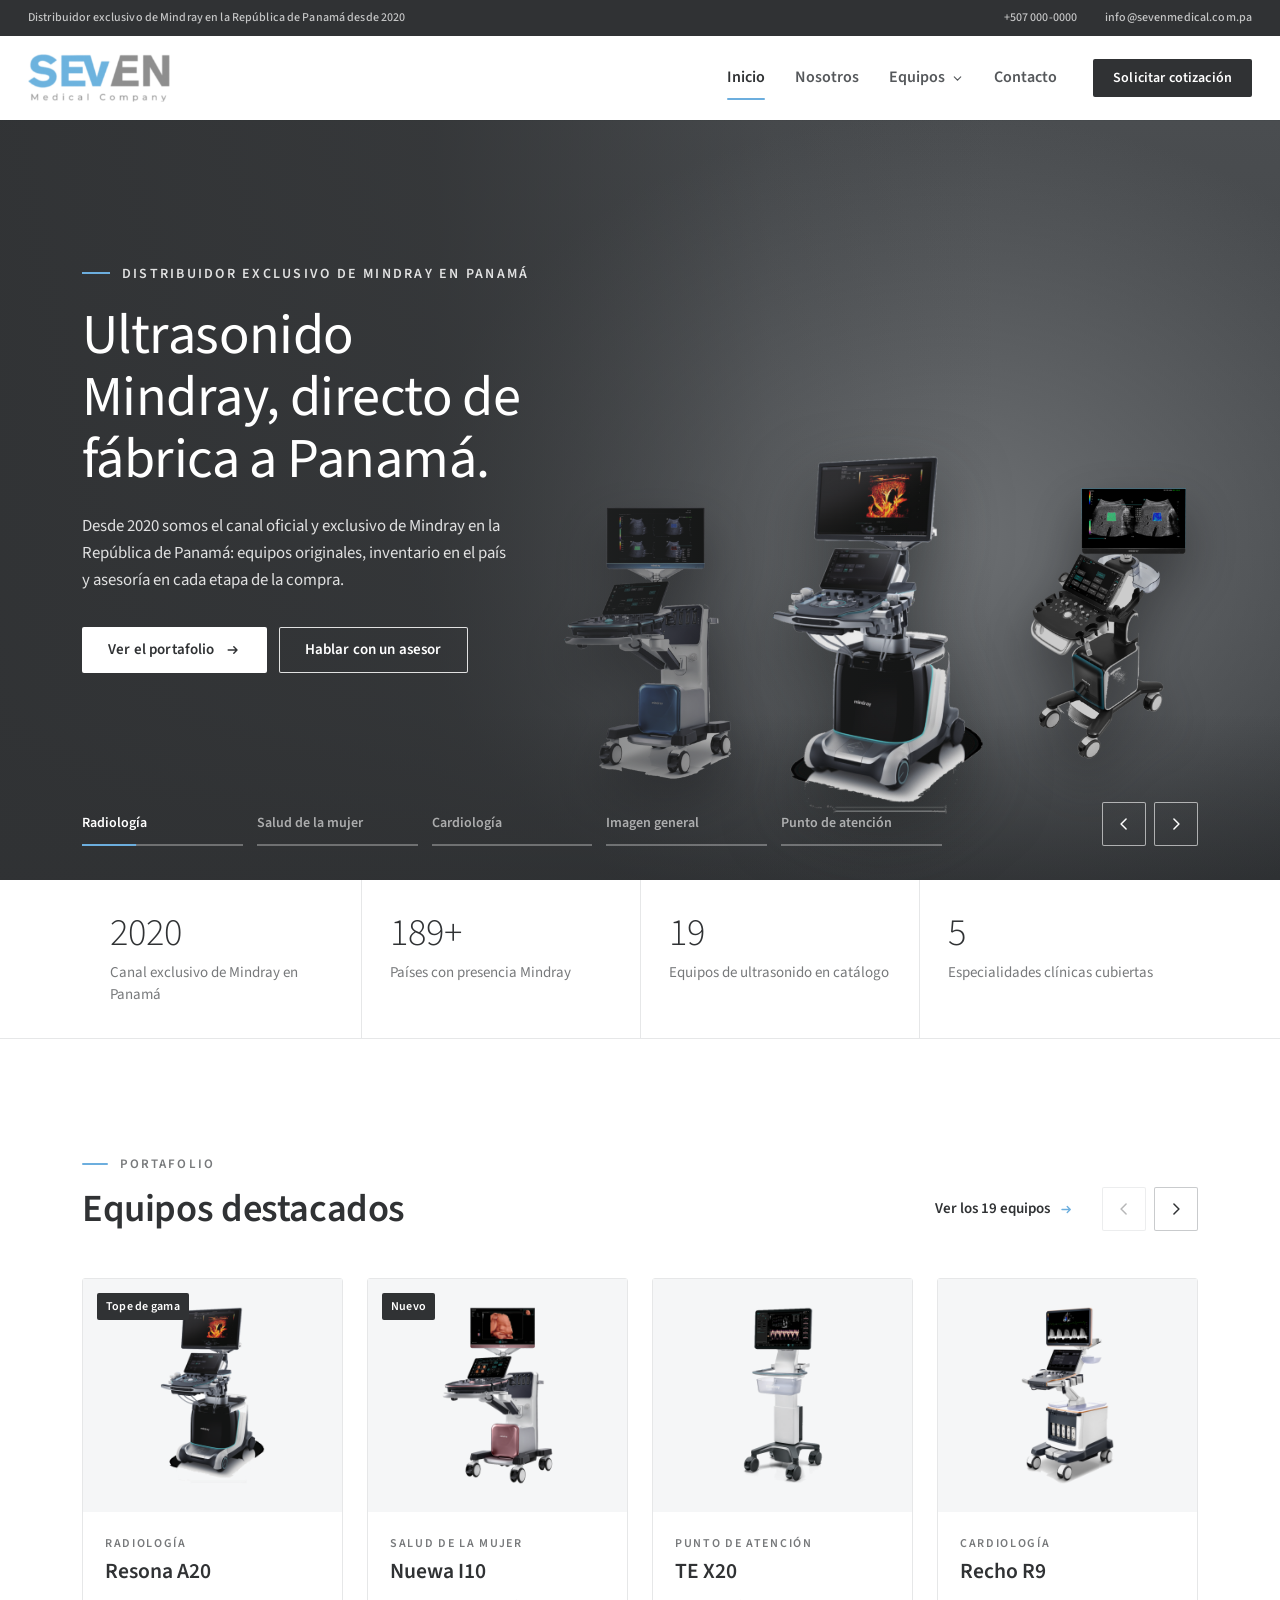
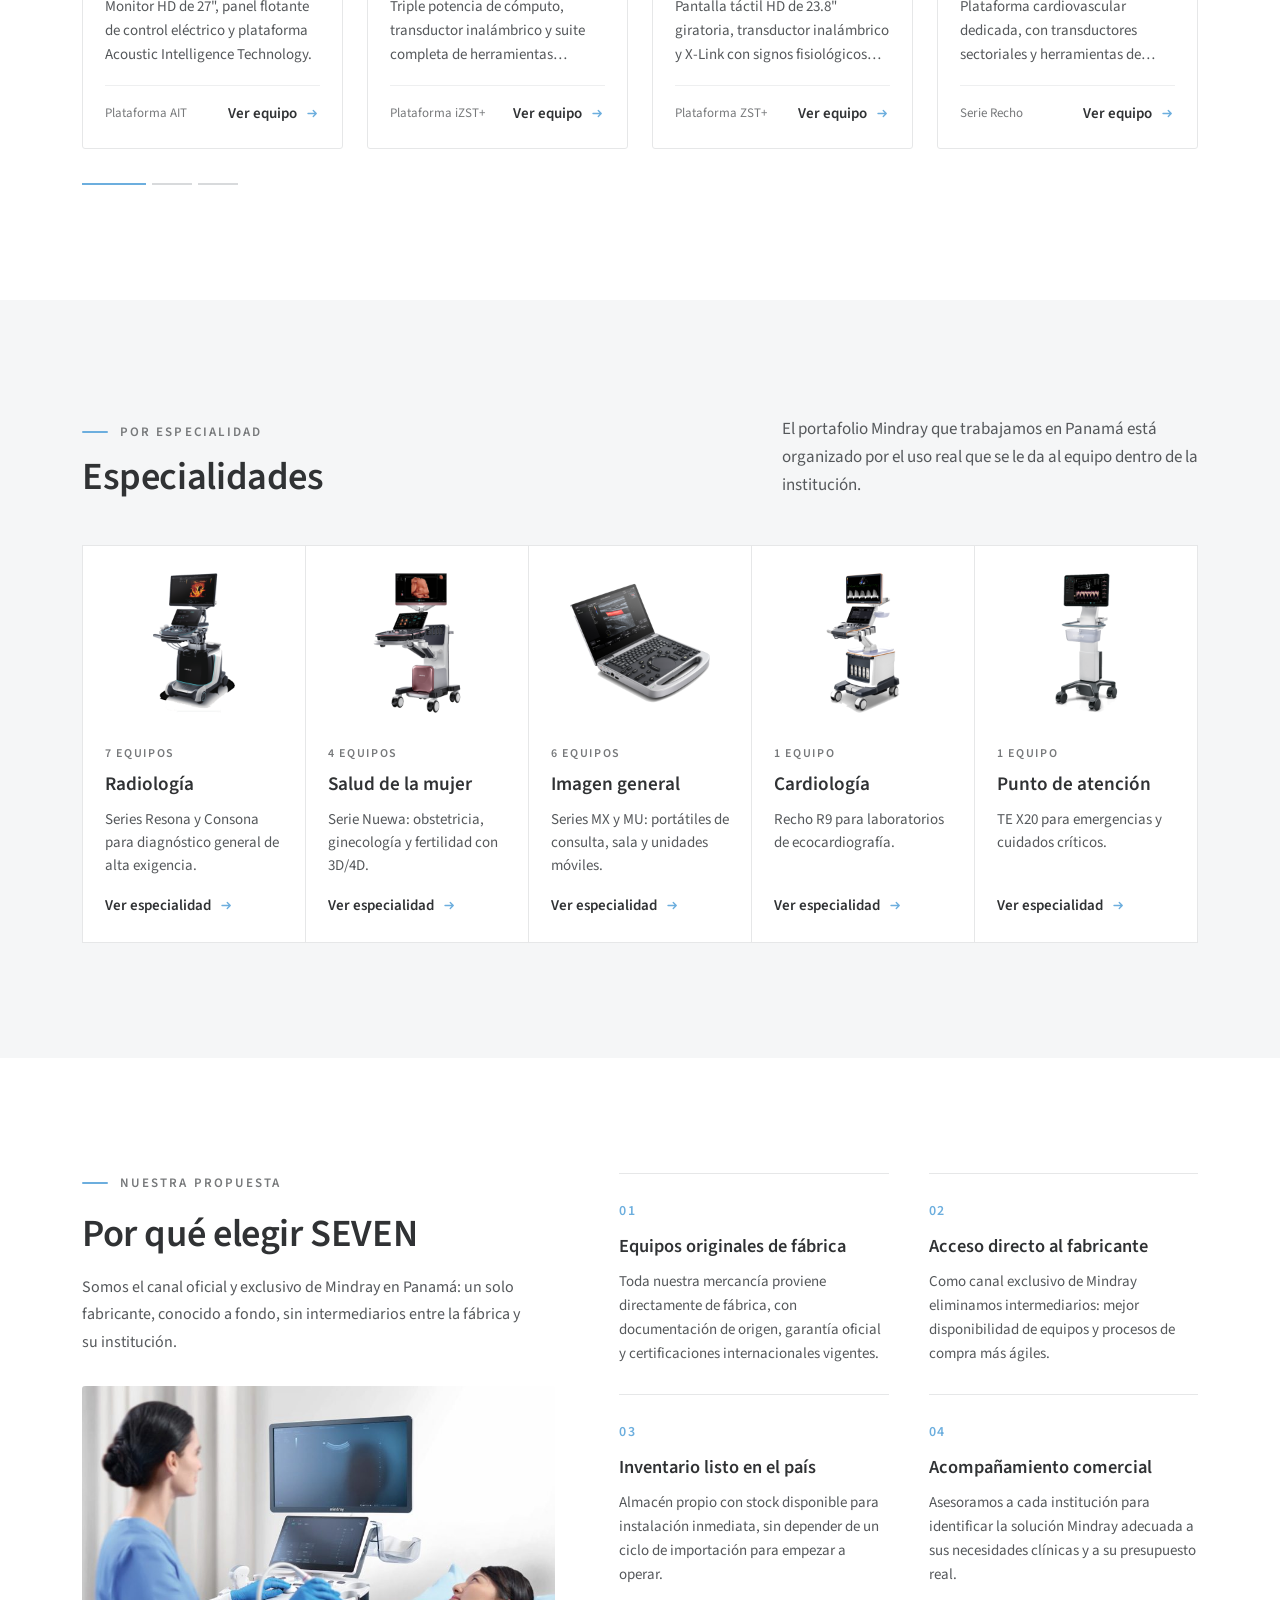
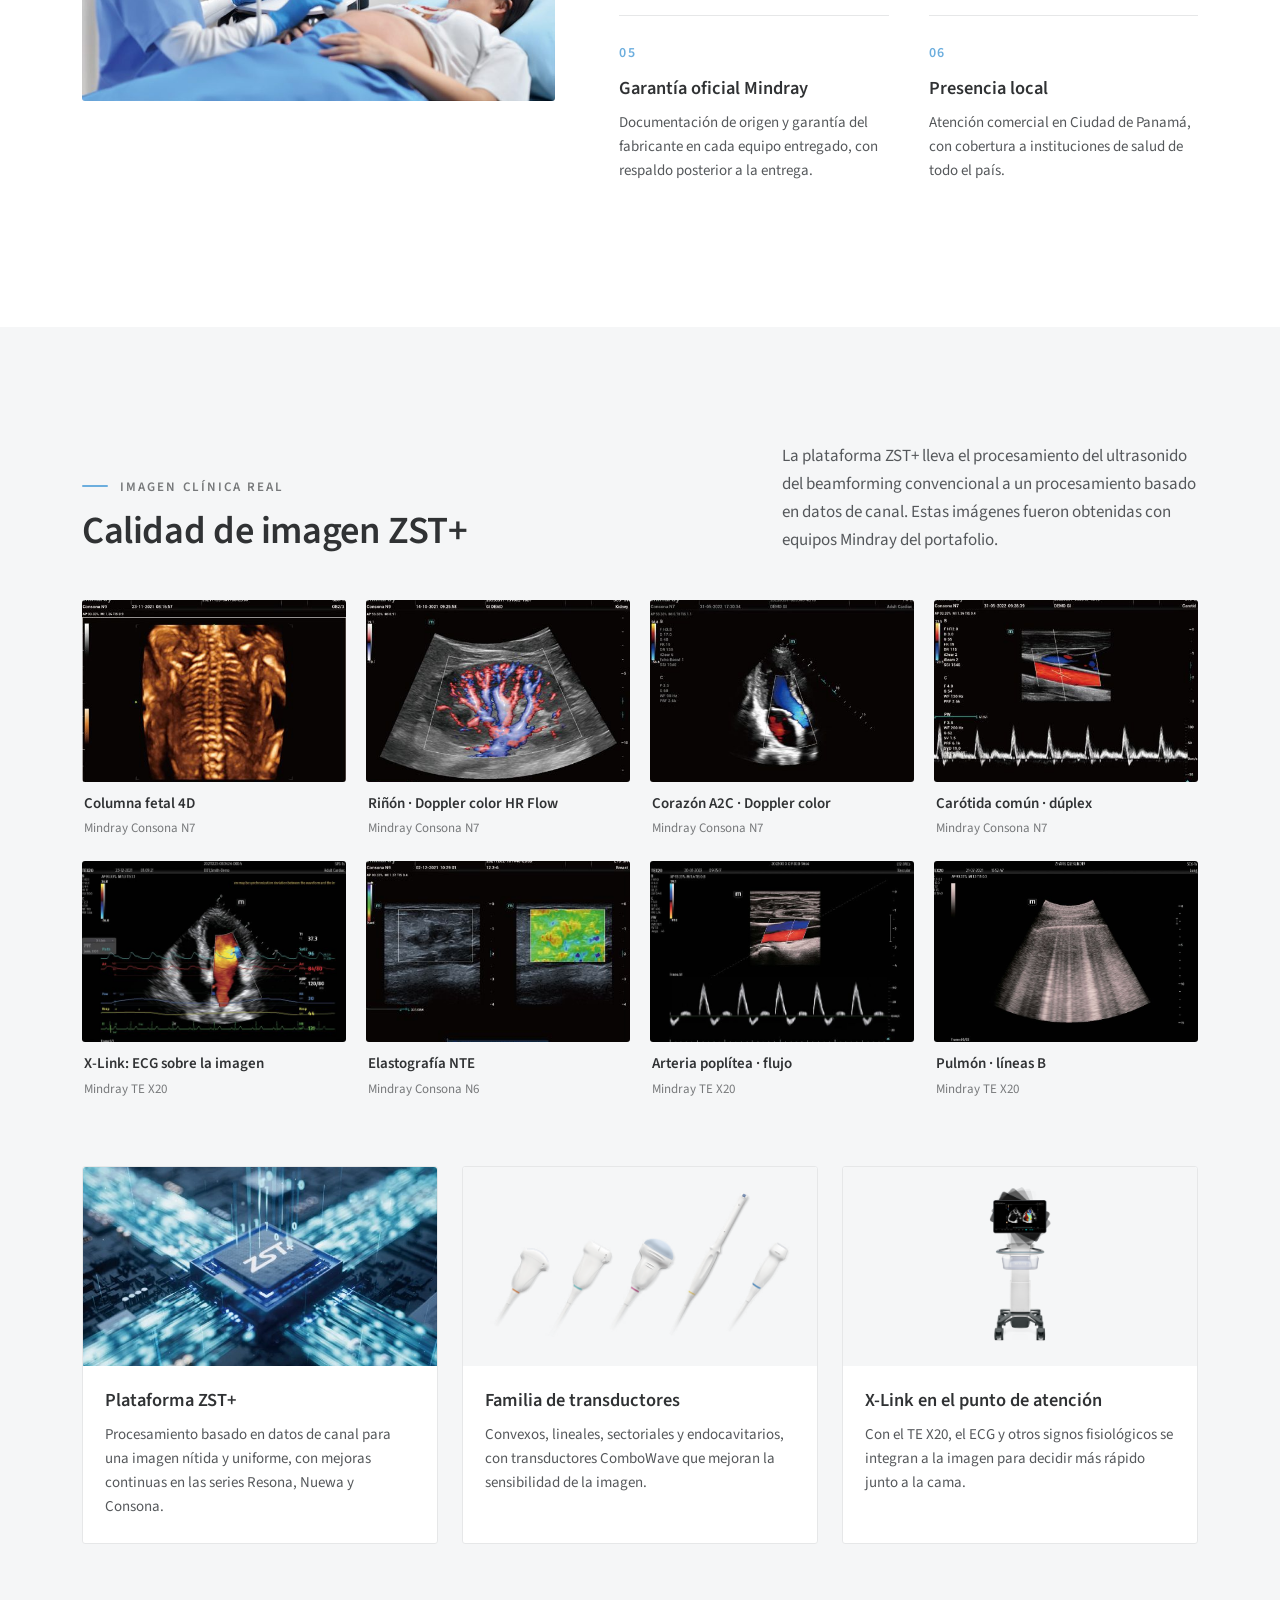
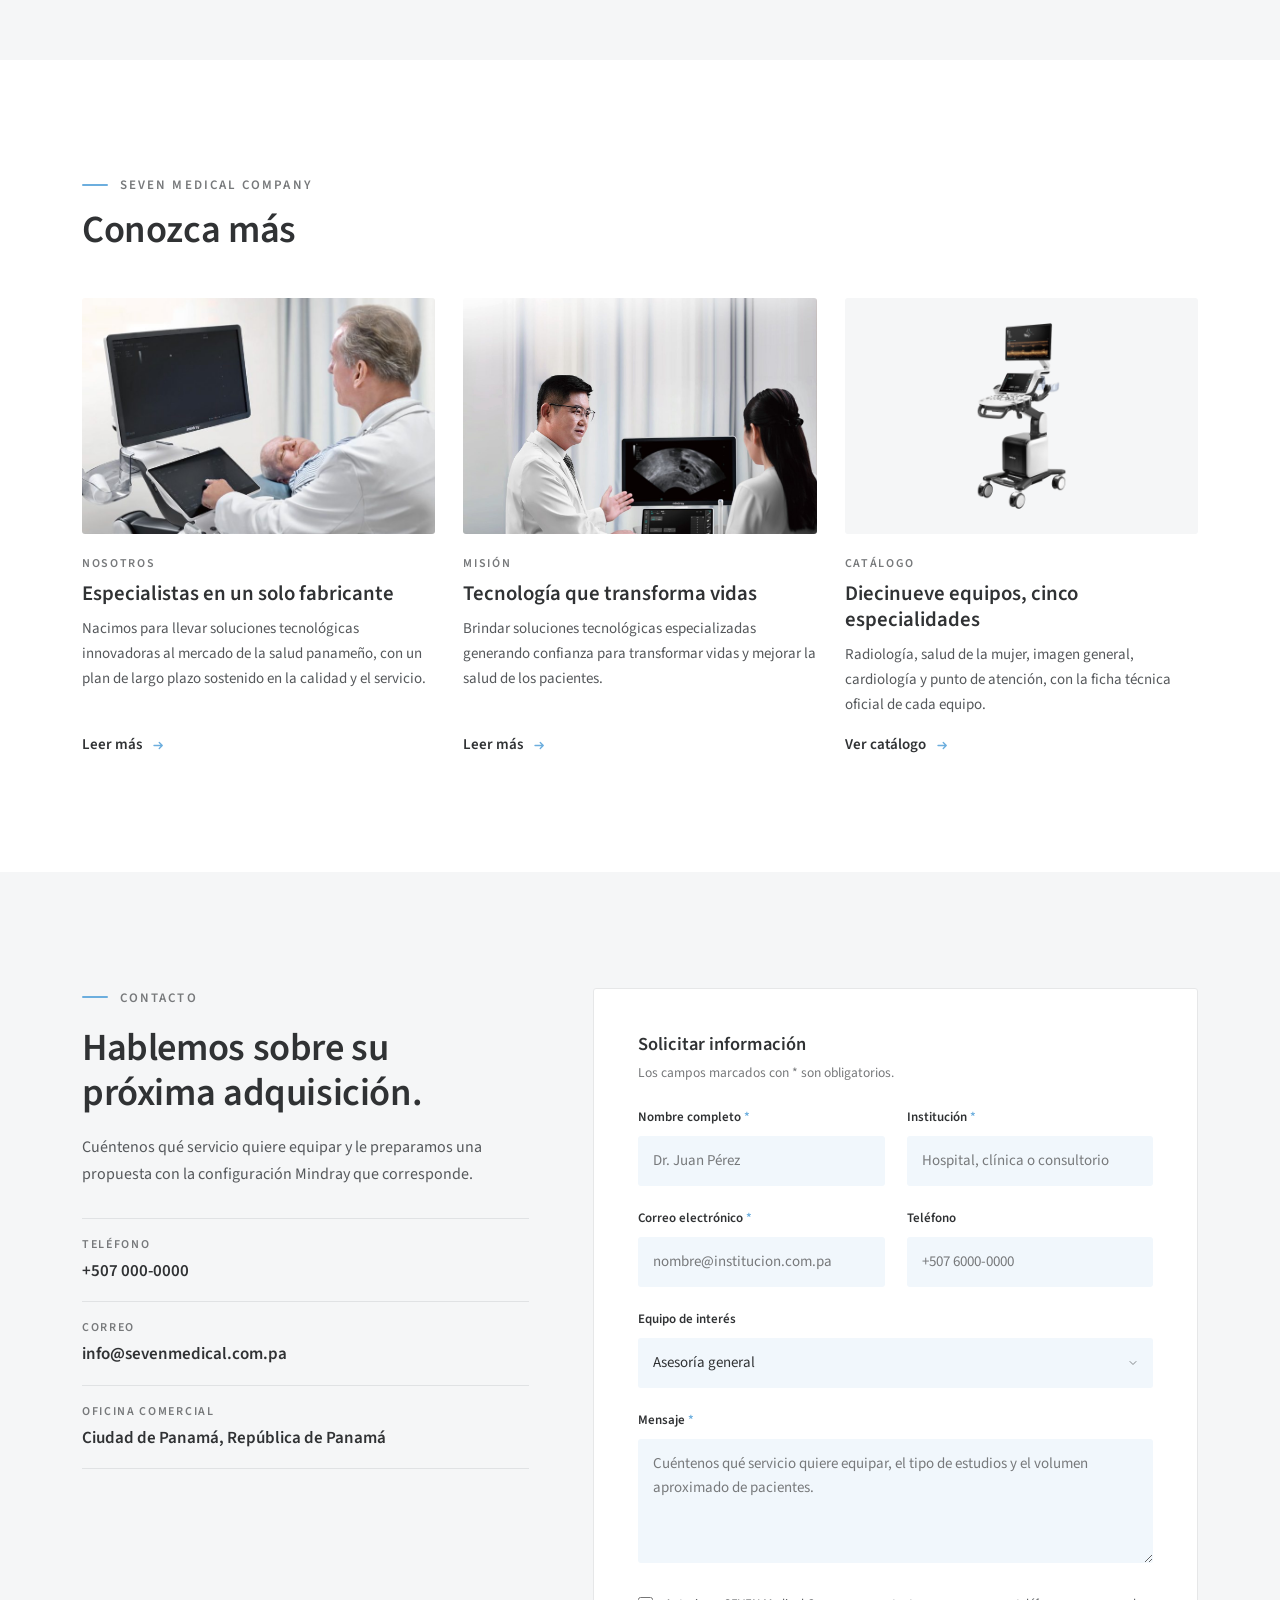
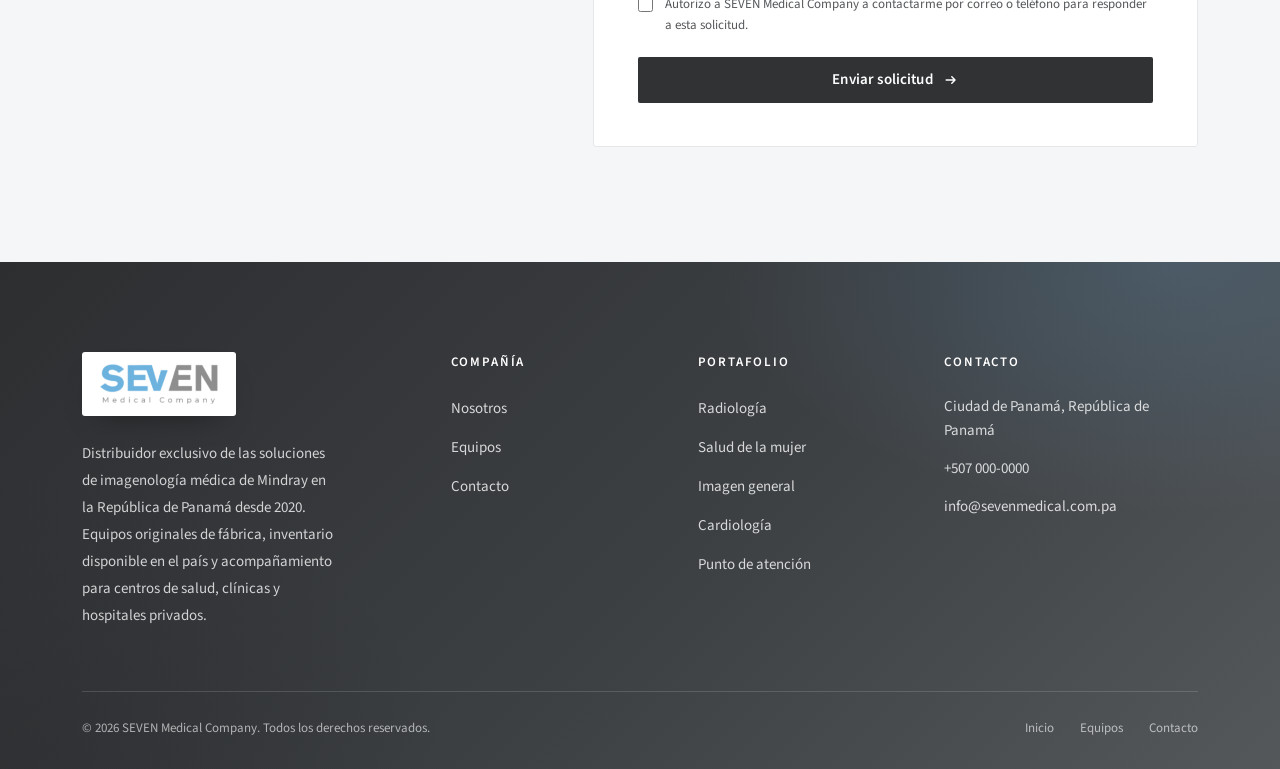
<file: index.html>
<!DOCTYPE html>
<html lang="es">
<head>
<meta charset="UTF-8">
<meta name="viewport" content="width=device-width, initial-scale=1">
<title>SEVEN Medical Company | Distribuidor exclusivo Mindray en Panamá</title>
<meta name="description" content="SEVEN Medical Company es el distribuidor exclusivo de las soluciones de imagenología médica de Mindray en la República de Panamá desde 2020. Ultrasonido original de fábrica, inventario disponible en el país y asesoría para centros de salud, clínicas y hospitales privados.">
<meta name="theme-color" content="#45484B">
<link rel="icon" href="assets/img/logo-seven-mark.png">
<meta property="og:type" content="website">
<meta property="og:title" content="SEVEN Medical Company | Distribuidor exclusivo Mindray en Panamá">
<meta property="og:description" content="Equipos de ultrasonido Mindray, del fabricante a las instituciones de salud de Panamá.">
<meta property="og:image" content="images/resona-a20.png">
<link rel="preconnect" href="https://fonts.googleapis.com">
<link rel="preconnect" href="https://fonts.gstatic.com" crossorigin>
<link rel="stylesheet" href="https://fonts.googleapis.com/css2?family=Source+Sans+3:wght@300;400;600;700&display=swap">
<link rel="stylesheet" href="assets/css/seven.css?v=15">
<link rel="stylesheet" href="assets/css/home.css?v=8">
<link rel="preload" as="image" href="images/resona-a20-sm.png">
<script>document.documentElement.className+=' js';setTimeout(function(){if(!window.__sevenReady)document.documentElement.classList.remove('js')},2500);</script>
</head>
<body class="home">

<!-- Íconos -->
<svg width="0" height="0" style="position:absolute" aria-hidden="true" focusable="false">
  <defs>
    <symbol id="i-arrow" viewBox="0 0 20 20"><path d="M4 10h11m0 0l-4-4m4 4l-4 4" fill="none" stroke="currentColor" stroke-width="1.8" stroke-linecap="round" stroke-linejoin="round"/></symbol>
    <symbol id="i-prev" viewBox="0 0 24 24"><path d="M14.5 6l-6 6 6 6" fill="none" stroke="currentColor" stroke-width="1.8" stroke-linecap="round" stroke-linejoin="round"/></symbol>
    <symbol id="i-next" viewBox="0 0 24 24"><path d="M9.5 6l6 6-6 6" fill="none" stroke="currentColor" stroke-width="1.8" stroke-linecap="round" stroke-linejoin="round"/></symbol>
  </defs>
</svg>

<a class="skip-link" href="#main">Ir al contenido</a>
<div class="scroll-progress" aria-hidden="true"></div>
<!-- Barra utilitaria -->
<div class="utility-bar">
  <div class="container utility-bar__inner">
    <span class="utility-bar__tag">Distribuidor exclusivo de Mindray en la República de Panamá desde 2020</span>
    <div class="utility-bar__links">
      <a href="tel:+507000000">
        <span>+507 000-0000</span>
      </a>
      <a href="mailto:info@sevenmedical.com.pa">
        <span>info@sevenmedical.com.pa</span>
      </a>
    </div>
  </div>
</div>

<!-- Header -->
<header class="site-header">
  <div class="container site-header__inner">
    <a class="brand" href="index.html" aria-label="SEVEN Medical Company, ir al inicio">
      <img src="assets/img/logo-seven-mark.png" alt="SEVEN Medical Company" width="437" height="148">
    </a>

    <nav class="nav" aria-label="Navegación principal">
      <div class="nav__item"><a class="nav__link" href="index.html" aria-current="page">Inicio</a></div>
      <div class="nav__item"><a class="nav__link" href="nosotros.html">Nosotros</a></div>
      <div class="nav__item nav__item--has-mega">
        <a class="nav__link" href="productos.html" aria-expanded="false">Equipos
          <svg class="nav__chev" width="13" height="13" viewBox="0 0 24 24" fill="none" aria-hidden="true"><path d="M6 9l6 6 6-6" stroke="currentColor" stroke-width="2" stroke-linecap="round"/></svg>
        </a>
        <div class="mega">
          <div class="mega__cols">
            <span class="mega__title">Portafolio Mindray en Panamá</span>
            <a class="mega__link" href="productos.html#radiologia"><b>Radiología</b><span>Resona A20 · I10 · I9 · I8 · Consona N9 · N7 · N6</span></a>
            <a class="mega__link" href="productos.html#mujer"><b>Salud de la mujer</b><span>Nuewa I10 · I9 · I8 · N9</span></a>
            <a class="mega__link" href="productos.html#general"><b>Imagen general</b><span>MX7 · MX6 · MX5 · MX3 · MU9 · MU7</span></a>
            <a class="mega__link" href="productos.html#cardio"><b>Cardiología</b><span>Recho R9</span></a>
            <a class="mega__link" href="productos.html#poc"><b>Punto de atención</b><span>TE X20</span></a>
            <a class="mega__link" href="productos.html"><b>Ver todo el catálogo</b><span>19 equipos disponibles</span></a>
          </div>
          <div class="mega__feature">
            <img src="images/resona-a20-sm.png" alt="Resona A20" width="360" height="360" loading="lazy">
            <div>
              <span class="eyebrow" style="margin-bottom:6px">Tope de gama</span>
              <b style="display:block;font-size:.9375rem;margin-bottom:10px">Resona A20</b>
              <a class="arrow-link" href="producto.html?id=resona-a20">Ver ficha
                <svg width="14" height="14" aria-hidden="true"><use href="#i-arrow"/></svg>
              </a>
            </div>
          </div>
        </div>
      </div>
      <div class="nav__item"><a class="nav__link" href="contacto.html">Contacto</a></div>
    </nav>

    <a class="btn btn--primary btn--sm" href="contacto.html">Solicitar cotización</a>

    <button class="burger" type="button" aria-expanded="false" aria-controls="drawer" aria-label="Abrir menú de navegación">
      <span class="burger__box" aria-hidden="true"><i></i><i></i><i></i></span>
    </button>
  </div>
</header>

<!-- Menú móvil -->
<div class="drawer" id="drawer" aria-hidden="true">
  <div class="container">
    <nav class="drawer__nav" aria-label="Navegación móvil">
      <a class="drawer__link" style="--i:0" href="index.html" aria-current="page">Inicio</a>
      <a class="drawer__link" style="--i:1" href="nosotros.html">Nosotros</a>
      <a class="drawer__link" style="--i:2" href="productos.html">Equipos</a>
      <div class="drawer__sub">
        <a href="productos.html#radiologia">Radiología</a>
        <a href="productos.html#mujer">Salud de la mujer</a>
        <a href="productos.html#general">Imagen general</a>
        <a href="productos.html#cardio">Cardiología</a>
        <a href="productos.html#poc">Punto de atención</a>
      </div>
      <a class="drawer__link" style="--i:3" href="contacto.html">Contacto</a>
    </nav>
    <div class="drawer__foot">
      <a class="btn btn--primary btn--block" href="contacto.html">Solicitar cotización</a>
      <a class="btn btn--outline btn--block" href="tel:+507000000">Llamar +507 000-0000</a>
    </div>
  </div>
</div>

<main id="main">

  <!-- 1. Portada -->
  <section class="hx" data-hero aria-roledescription="carrusel" aria-label="Destacados de SEVEN Medical Company">
    <div class="hx__track" data-hero-track>
        <article class="hx__slide is-active" id="hx-s1" role="tabpanel" aria-roledescription="diapositiva" aria-label="1 de 5: Radiología" aria-labelledby="hx-t1">
          <div class="hx__bg">
            <div class="hx__lineup" role="img" aria-label="Equipos Mindray Resona I10, Resona A20 y Consona N9">
              <img class="hx__dev hx__dev--l" src="images/resona-i10-sm.png" alt="" width="900" height="900">
              <img class="hx__dev hx__dev--c" src="images/resona-a20-sm.png" alt="" width="900" height="900" fetchpriority="high">
              <img class="hx__dev hx__dev--r" src="images/consona-n9-sm.png" alt="" width="900" height="900">
            </div>
          </div>
          <div class="container hx__content">
            <span class="hx__eyebrow">Distribuidor exclusivo de Mindray en Panamá</span>
            <h1 class="hx__title">Ultrasonido Mindray, directo de fábrica a Panamá.</h1>
            <p class="hx__lead">Desde 2020 somos el canal oficial y exclusivo de Mindray en la República de Panamá: equipos originales, inventario en el país y asesoría en cada etapa de la compra.</p>
            <div class="hx__actions">
              <a class="btn btn--white" href="productos.html">Ver el portafolio <svg width="16" height="16" aria-hidden="true"><use href="#i-arrow"/></svg></a>
              <a class="btn btn--ghost-light" href="contacto.html">Hablar con un asesor</a>
            </div>
          </div>
        </article>
        <article class="hx__slide" id="hx-s2" role="tabpanel" aria-roledescription="diapositiva" aria-label="2 de 5: Salud de la mujer" aria-labelledby="hx-t2">
          <div class="hx__bg">
            <div class="hx__lineup" role="img" aria-label="Equipos Mindray Nuewa I9, Nuewa I10 y Nuewa N9">
              <img class="hx__dev hx__dev--l" src="images/nuewa-i9-sm.png" alt="" width="900" height="900" loading="lazy">
              <img class="hx__dev hx__dev--c" src="images/nuewa-i10-sm.png" alt="" width="900" height="900" loading="lazy">
              <img class="hx__dev hx__dev--r" src="images/nuewa-n9-sm.png" alt="" width="900" height="900" loading="lazy">
            </div>
          </div>
          <div class="container hx__content">
            <span class="hx__eyebrow">Salud de la mujer</span>
            <h2 class="hx__title">Imagen dedicada a la salud de la mujer.</h2>
            <p class="hx__lead">La serie Nuewa, del Nuewa I10 con plataforma iZST+ y transductor inalámbrico al Nuewa N9: obstetricia, ginecología y fertilidad con herramientas 3D/4D dedicadas.</p>
            <div class="hx__actions">
              <a class="btn btn--white" href="productos.html#mujer">Ver la serie Nuewa <svg width="16" height="16" aria-hidden="true"><use href="#i-arrow"/></svg></a>
              <a class="btn btn--ghost-light" href="producto.html?id=nuewa-i10">Ver Nuewa I10</a>
            </div>
          </div>
        </article>
        <article class="hx__slide" id="hx-s3" role="tabpanel" aria-roledescription="diapositiva" aria-label="3 de 5: Cardiología" aria-labelledby="hx-t3">
          <div class="hx__bg">
            <div class="hx__lineup" role="img" aria-label="Equipos Mindray Resona I8, Recho R9 y Resona I9">
              <img class="hx__dev hx__dev--l" src="images/resona-i8-sm.png" alt="" width="900" height="900" loading="lazy">
              <img class="hx__dev hx__dev--c" src="images/recho-r9-sm.png" alt="" width="900" height="900" loading="lazy">
              <img class="hx__dev hx__dev--r" src="images/resona-i9-sm.png" alt="" width="900" height="900" loading="lazy">
            </div>
          </div>
          <div class="container hx__content">
            <span class="hx__eyebrow">Cardiología</span>
            <h2 class="hx__title">Recho R9, dedicado a la ecocardiografía.</h2>
            <p class="hx__lead">Plataforma cardiovascular para laboratorios de ecocardiografía, con monitor de gran formato, transductores sectoriales y herramientas de cuantificación cardíaca.</p>
            <div class="hx__actions">
              <a class="btn btn--white" href="producto.html?id=recho-r9">Ver Recho R9 <svg width="16" height="16" aria-hidden="true"><use href="#i-arrow"/></svg></a>
              <a class="btn btn--ghost-light" href="contacto.html?producto=Recho%20R9">Solicitar cotización</a>
            </div>
          </div>
        </article>
        <article class="hx__slide" id="hx-s4" role="tabpanel" aria-roledescription="diapositiva" aria-label="4 de 5: Imagen general" aria-labelledby="hx-t4">
          <div class="hx__bg">
            <div class="hx__lineup" role="img" aria-label="Equipos Mindray MX7, Consona N7 y MU9">
              <img class="hx__dev hx__dev--l" src="images/mx7-sm.png" alt="" width="900" height="900" loading="lazy">
              <img class="hx__dev hx__dev--c" src="images/consona-n7-sm.png" alt="" width="900" height="900" loading="lazy">
              <img class="hx__dev hx__dev--r" src="images/mu9-sm.png" alt="" width="900" height="900" loading="lazy">
            </div>
          </div>
          <div class="container hx__content">
            <span class="hx__eyebrow">Imagen general</span>
            <h2 class="hx__title">Diagnóstico general en consulta, sala y unidades móviles.</h2>
            <p class="hx__lead">La serie Consona y los portátiles MX y MU cubren la rutina diaria de clínicas y hospitales, con la plataforma ZST+ y herramientas inteligentes que agilizan cada estudio.</p>
            <div class="hx__actions">
              <a class="btn btn--white" href="productos.html#general">Ver imagen general <svg width="16" height="16" aria-hidden="true"><use href="#i-arrow"/></svg></a>
              <a class="btn btn--ghost-light" href="producto.html?id=consona-n7">Ver Consona N7</a>
            </div>
          </div>
        </article>
        <article class="hx__slide" id="hx-s5" role="tabpanel" aria-roledescription="diapositiva" aria-label="5 de 5: Punto de atención" aria-labelledby="hx-t5">
          <div class="hx__bg">
            <div class="hx__lineup" role="img" aria-label="Equipos Mindray Consona N6, TE X20 y Nuewa N9">
              <img class="hx__dev hx__dev--l" src="images/consona-n6-sm.png" alt="" width="900" height="900" loading="lazy">
              <img class="hx__dev hx__dev--c" src="images/te-x20-sm.png" alt="" width="900" height="900" loading="lazy">
              <img class="hx__dev hx__dev--r" src="images/nuewa-n9-sm.png" alt="" width="900" height="900" loading="lazy">
            </div>
          </div>
          <div class="container hx__content">
            <span class="hx__eyebrow">Punto de atención</span>
            <h2 class="hx__title">TE X20: el ultrasonido junto a la cama.</h2>
            <p class="hx__lead">Pantalla táctil HD de 23.8" giratoria, transductor inalámbrico y X-Link, que muestra el ECG y otros signos fisiológicos sobre la imagen de ultrasonido.</p>
            <div class="hx__actions">
              <a class="btn btn--white" href="producto.html?id=te-x20">Ver TE X20 <svg width="16" height="16" aria-hidden="true"><use href="#i-arrow"/></svg></a>
              <a class="btn btn--ghost-light" href="contacto.html?producto=TE%20X20">Solicitar cotización</a>
            </div>
          </div>
        </article>
    </div>
    <div class="container hx__controls">
      <div class="hx__tabs" role="tablist" aria-label="Elegir destacado">
          <button class="hx__tab is-active" type="button" role="tab" id="hx-t1" aria-controls="hx-s1" aria-selected="true">
            <span class="hx__tab-l">Radiología</span><span class="hx__tab-bar"><i></i></span>
          </button>
          <button class="hx__tab" type="button" role="tab" id="hx-t2" aria-controls="hx-s2" aria-selected="false" tabindex="-1">
            <span class="hx__tab-l">Salud de la mujer</span><span class="hx__tab-bar"><i></i></span>
          </button>
          <button class="hx__tab" type="button" role="tab" id="hx-t3" aria-controls="hx-s3" aria-selected="false" tabindex="-1">
            <span class="hx__tab-l">Cardiología</span><span class="hx__tab-bar"><i></i></span>
          </button>
          <button class="hx__tab" type="button" role="tab" id="hx-t4" aria-controls="hx-s4" aria-selected="false" tabindex="-1">
            <span class="hx__tab-l">Imagen general</span><span class="hx__tab-bar"><i></i></span>
          </button>
          <button class="hx__tab" type="button" role="tab" id="hx-t5" aria-controls="hx-s5" aria-selected="false" tabindex="-1">
            <span class="hx__tab-l">Punto de atención</span><span class="hx__tab-bar"><i></i></span>
          </button>
      </div>
      <div class="hx__arrows">
        <button class="sq-btn sq-btn--light" type="button" data-hero-prev aria-label="Destacado anterior"><svg width="20" height="20" aria-hidden="true"><use href="#i-prev"/></svg></button>
        <button class="sq-btn sq-btn--light" type="button" data-hero-next aria-label="Destacado siguiente"><svg width="20" height="20" aria-hidden="true"><use href="#i-next"/></svg></button>
      </div>
    </div>
  </section>

  <!-- 2. Cifras -->
  <section class="kpi" aria-label="SEVEN Medical Company en cifras">
    <div class="container kpi__grid" data-stagger="90">
      <div class="kpi__cell reveal"><div class="kpi__v">2020</div><p class="kpi__l">Canal exclusivo de Mindray en Panamá</p></div>
      <div class="kpi__cell reveal"><div class="kpi__v"><span data-count="190">190</span>+</div><p class="kpi__l">Países con presencia Mindray</p></div>
      <div class="kpi__cell reveal"><div class="kpi__v"><span data-count="19">19</span></div><p class="kpi__l">Equipos de ultrasonido en catálogo</p></div>
      <div class="kpi__cell reveal"><div class="kpi__v"><span data-count="5">5</span></div><p class="kpi__l">Especialidades clínicas cubiertas</p></div>
    </div>
  </section>

  <!-- 3. Equipos destacados -->
  <section class="section fx">
    <div class="container" data-carousel>
      <div class="sec-head reveal">
        <div>
          <span class="eyebrow">Portafolio</span>
          <h2 class="h-xl">Equipos destacados</h2>
        </div>
        <div class="sec-head__side">
          <a class="arrow-link" href="productos.html">Ver los 19 equipos <svg width="15" height="15" aria-hidden="true"><use href="#i-arrow"/></svg></a>
          <div class="sec-head__arrows">
            <button class="sq-btn" type="button" data-cx-prev aria-label="Equipos anteriores"><svg width="20" height="20" aria-hidden="true"><use href="#i-prev"/></svg></button>
            <button class="sq-btn" type="button" data-cx-next aria-label="Equipos siguientes"><svg width="20" height="20" aria-hidden="true"><use href="#i-next"/></svg></button>
          </div>
        </div>
      </div>
      <div class="cx reveal" style="--delay:120ms">
        <div class="cx__viewport" data-cx-track tabindex="0" aria-label="Carrusel de equipos destacados">
          <a class="fx-card" href="producto.html?id=resona-a20">
            <div class="fx-card__media">
              <span class="fx-card__badge">Tope de gama</span>
              <img src="images/resona-a20-sm.png" alt="Ultrasonido Mindray Resona A20" width="900" height="900" loading="lazy" draggable="false">
            </div>
            <div class="fx-card__body">
              <span class="fx-card__cat">Radiología</span>
              <h3 class="fx-card__name">Resona A20</h3>
              <p class="fx-card__desc">Monitor HD de 27", panel flotante de control eléctrico y plataforma Acoustic Intelligence Technology.</p>
              <div class="fx-card__foot"><span class="fx-card__spec">Plataforma AIT</span><span class="fx-card__more">Ver equipo <svg width="15" height="15" aria-hidden="true"><use href="#i-arrow"/></svg></span></div>
            </div>
          </a>
          <a class="fx-card" href="producto.html?id=nuewa-i10">
            <div class="fx-card__media">
              <span class="fx-card__badge">Nuevo</span>
              <img src="images/nuewa-i10-sm.png" alt="Ultrasonido Mindray Nuewa I10" width="900" height="900" loading="lazy" draggable="false">
            </div>
            <div class="fx-card__body">
              <span class="fx-card__cat">Salud de la mujer</span>
              <h3 class="fx-card__name">Nuewa I10</h3>
              <p class="fx-card__desc">Triple potencia de cómputo, transductor inalámbrico y suite completa de herramientas inteligentes.</p>
              <div class="fx-card__foot"><span class="fx-card__spec">Plataforma iZST+</span><span class="fx-card__more">Ver equipo <svg width="15" height="15" aria-hidden="true"><use href="#i-arrow"/></svg></span></div>
            </div>
          </a>
          <a class="fx-card" href="producto.html?id=te-x20">
            <div class="fx-card__media">
              <img src="images/te-x20-sm.png" alt="Ultrasonido Mindray TE X20" width="900" height="900" loading="lazy" draggable="false">
            </div>
            <div class="fx-card__body">
              <span class="fx-card__cat">Punto de atención</span>
              <h3 class="fx-card__name">TE X20</h3>
              <p class="fx-card__desc">Pantalla táctil HD de 23.8" giratoria, transductor inalámbrico y X-Link con signos fisiológicos sobre la imagen.</p>
              <div class="fx-card__foot"><span class="fx-card__spec">Plataforma ZST+</span><span class="fx-card__more">Ver equipo <svg width="15" height="15" aria-hidden="true"><use href="#i-arrow"/></svg></span></div>
            </div>
          </a>
          <a class="fx-card" href="producto.html?id=recho-r9">
            <div class="fx-card__media">
              <img src="images/recho-r9-sm.png" alt="Ultrasonido Mindray Recho R9" width="900" height="900" loading="lazy" draggable="false">
            </div>
            <div class="fx-card__body">
              <span class="fx-card__cat">Cardiología</span>
              <h3 class="fx-card__name">Recho R9</h3>
              <p class="fx-card__desc">Plataforma cardiovascular dedicada, con transductores sectoriales y herramientas de cuantificación cardíaca.</p>
              <div class="fx-card__foot"><span class="fx-card__spec">Serie Recho</span><span class="fx-card__more">Ver equipo <svg width="15" height="15" aria-hidden="true"><use href="#i-arrow"/></svg></span></div>
            </div>
          </a>
          <a class="fx-card" href="producto.html?id=consona-n7">
            <div class="fx-card__media">
              <img src="images/consona-n7-sm.png" alt="Ultrasonido Mindray Consona N7" width="900" height="900" loading="lazy" draggable="false">
            </div>
            <div class="fx-card__body">
              <span class="fx-card__cat">Radiología</span>
              <h3 class="fx-card__name">Consona N7</h3>
              <p class="fx-card__desc">Monitor full HD de 21.5", pantalla táctil de 13.3", transductores ComboWave y herramientas inteligentes.</p>
              <div class="fx-card__foot"><span class="fx-card__spec">Plataforma ZST+</span><span class="fx-card__more">Ver equipo <svg width="15" height="15" aria-hidden="true"><use href="#i-arrow"/></svg></span></div>
            </div>
          </a>
          <a class="fx-card" href="producto.html?id=resona-i10">
            <div class="fx-card__media">
              <span class="fx-card__badge">Nuevo</span>
              <img src="images/resona-i10-sm.png" alt="Ultrasonido Mindray Resona I10" width="900" height="900" loading="lazy" draggable="false">
            </div>
            <div class="fx-card__body">
              <span class="fx-card__cat">Radiología</span>
              <h3 class="fx-card__name">Resona I10</h3>
              <p class="fx-card__desc">Sistema de carro de gama alta con panel flotante, pantalla táctil de gran formato y consola iConsole.</p>
              <div class="fx-card__foot"><span class="fx-card__spec">Plataforma iZST+</span><span class="fx-card__more">Ver equipo <svg width="15" height="15" aria-hidden="true"><use href="#i-arrow"/></svg></span></div>
            </div>
          </a>
          <a class="fx-card" href="producto.html?id=mu9">
            <div class="fx-card__media">
              <span class="fx-card__badge">Nuevo</span>
              <img src="images/mu9-sm.png" alt="Ultrasonido Mindray MU9" width="900" height="900" loading="lazy" draggable="false">
            </div>
            <div class="fx-card__body">
              <span class="fx-card__cat">Imagen general</span>
              <h3 class="fx-card__name">MU9</h3>
              <p class="fx-card__desc">Portátil tipo laptop de gama alta, con pantalla de gran formato y herramientas de análisis avanzadas.</p>
              <div class="fx-card__foot"><span class="fx-card__spec">Serie MU</span><span class="fx-card__more">Ver equipo <svg width="15" height="15" aria-hidden="true"><use href="#i-arrow"/></svg></span></div>
            </div>
          </a>
          <a class="fx-card" href="producto.html?id=nuewa-i9">
            <div class="fx-card__media">
              <img src="images/nuewa-i9-sm.png" alt="Ultrasonido Mindray Nuewa I9" width="900" height="900" loading="lazy" draggable="false">
            </div>
            <div class="fx-card__body">
              <span class="fx-card__cat">Salud de la mujer</span>
              <h3 class="fx-card__name">Nuewa I9</h3>
              <p class="fx-card__desc">Pantalla sin marco de 23.8", panel de control flotante y panel táctil full HD de 15.6" con gestos.</p>
              <div class="fx-card__foot"><span class="fx-card__spec">Full-space floating</span><span class="fx-card__more">Ver equipo <svg width="15" height="15" aria-hidden="true"><use href="#i-arrow"/></svg></span></div>
            </div>
          </a>
          <a class="fx-card" href="producto.html?id=consona-n6">
            <div class="fx-card__media">
              <img src="images/consona-n6-sm.png" alt="Ultrasonido Mindray Consona N6" width="900" height="900" loading="lazy" draggable="false">
            </div>
            <div class="fx-card__body">
              <span class="fx-card__cat">Radiología</span>
              <h3 class="fx-card__name">Consona N6</h3>
              <p class="fx-card__desc">Monitor full HD de 21.5", pantalla táctil de 13.3" y herramientas inteligentes para imagen general, mujer y cardiovascular.</p>
              <div class="fx-card__foot"><span class="fx-card__spec">Plataforma ZST+</span><span class="fx-card__more">Ver equipo <svg width="15" height="15" aria-hidden="true"><use href="#i-arrow"/></svg></span></div>
            </div>
          </a>
          <a class="fx-card" href="producto.html?id=mx7">
            <div class="fx-card__media">
              <img src="images/mx7-sm.png" alt="Ultrasonido Mindray MX7" width="900" height="900" loading="lazy" draggable="false">
            </div>
            <div class="fx-card__body">
              <span class="fx-card__cat">Imagen general</span>
              <h3 class="fx-card__name">MX7</h3>
              <p class="fx-card__desc">Portátil compacto con panel táctil, carro móvil opcional y variedad de transductores.</p>
              <div class="fx-card__foot"><span class="fx-card__spec">Plataforma ZST+</span><span class="fx-card__more">Ver equipo <svg width="15" height="15" aria-hidden="true"><use href="#i-arrow"/></svg></span></div>
            </div>
          </a>
        </div>
        <div class="cx__dots" data-cx-dots></div>
      </div>
    </div>
  </section>

  <!-- 4. Especialidades -->
  <section class="section sp">
    <div class="container">
      <div class="sec-head reveal">
        <div>
          <span class="eyebrow">Por especialidad</span>
          <h2 class="h-xl">Especialidades</h2>
        </div>
        <p class="sec-head__text">El portafolio Mindray que trabajamos en Panamá está organizado por el uso real que se le da al equipo dentro de la institución.</p>
      </div>
      <div class="sp__grid" data-stagger="90">
        <a class="sp-tile reveal" href="productos.html#radiologia">
          <div class="sp-tile__media"><img src="images/resona-a20-sm.png" alt="Ultrasonido Mindray para radiología" width="900" height="900" loading="lazy"></div>
          <div class="sp-tile__body">
            <span class="sp-tile__count">7 equipos</span>
            <h3 class="sp-tile__name">Radiología</h3>
            <p class="sp-tile__text">Series Resona y Consona para diagnóstico general de alta exigencia.</p>
            <span class="sp-tile__more">Ver especialidad <svg width="15" height="15" aria-hidden="true"><use href="#i-arrow"/></svg></span>
          </div>
        </a>
        <a class="sp-tile reveal" href="productos.html#mujer">
          <div class="sp-tile__media"><img src="images/nuewa-i10-sm.png" alt="Ultrasonido Mindray para salud de la mujer" width="900" height="900" loading="lazy"></div>
          <div class="sp-tile__body">
            <span class="sp-tile__count">4 equipos</span>
            <h3 class="sp-tile__name">Salud de la mujer</h3>
            <p class="sp-tile__text">Serie Nuewa: obstetricia, ginecología y fertilidad con 3D/4D.</p>
            <span class="sp-tile__more">Ver especialidad <svg width="15" height="15" aria-hidden="true"><use href="#i-arrow"/></svg></span>
          </div>
        </a>
        <a class="sp-tile reveal" href="productos.html#general">
          <div class="sp-tile__media"><img src="images/mu9-sm.png" alt="Ultrasonido Mindray para imagen general" width="900" height="900" loading="lazy"></div>
          <div class="sp-tile__body">
            <span class="sp-tile__count">6 equipos</span>
            <h3 class="sp-tile__name">Imagen general</h3>
            <p class="sp-tile__text">Series MX y MU: portátiles de consulta, sala y unidades móviles.</p>
            <span class="sp-tile__more">Ver especialidad <svg width="15" height="15" aria-hidden="true"><use href="#i-arrow"/></svg></span>
          </div>
        </a>
        <a class="sp-tile reveal" href="productos.html#cardio">
          <div class="sp-tile__media"><img src="images/recho-r9-sm.png" alt="Ultrasonido Mindray para cardiología" width="900" height="900" loading="lazy"></div>
          <div class="sp-tile__body">
            <span class="sp-tile__count">1 equipo</span>
            <h3 class="sp-tile__name">Cardiología</h3>
            <p class="sp-tile__text">Recho R9 para laboratorios de ecocardiografía.</p>
            <span class="sp-tile__more">Ver especialidad <svg width="15" height="15" aria-hidden="true"><use href="#i-arrow"/></svg></span>
          </div>
        </a>
        <a class="sp-tile reveal" href="productos.html#poc">
          <div class="sp-tile__media"><img src="images/te-x20-sm.png" alt="Ultrasonido Mindray para punto de atención" width="900" height="900" loading="lazy"></div>
          <div class="sp-tile__body">
            <span class="sp-tile__count">1 equipo</span>
            <h3 class="sp-tile__name">Punto de atención</h3>
            <p class="sp-tile__text">TE X20 para emergencias y cuidados críticos.</p>
            <span class="sp-tile__more">Ver especialidad <svg width="15" height="15" aria-hidden="true"><use href="#i-arrow"/></svg></span>
          </div>
        </a>
      </div>
    </div>
  </section>

  <!-- 5. Por qué SEVEN -->
  <section class="section why">
    <div class="container why__grid">
      <div class="why__intro reveal reveal--left">
        <span class="eyebrow">Nuestra propuesta</span>
        <h2 class="h-xl" style="margin-bottom:18px">Por qué elegir SEVEN</h2>
        <p class="body">Somos el canal oficial y exclusivo de Mindray en Panamá: un solo fabricante, conocido a fondo, sin intermediarios entre la fábrica y su institución.</p>
        <figure class="why__photo"><img src="images/fotos/obstetricia-2.jpg" alt="Profesional de salud realizando un ultrasonido obstétrico con un equipo Mindray" width="789" height="526" loading="lazy"></figure>
      </div>
      <div class="why__list" data-stagger="80">
          <div class="why-item reveal">
            <span class="why-item__n">01</span>
            <h3 class="why-item__title">Equipos originales de fábrica</h3>
            <p class="why-item__text">Toda nuestra mercancía proviene directamente de fábrica, con documentación de origen, garantía oficial y certificaciones internacionales vigentes.</p>
          </div>
          <div class="why-item reveal">
            <span class="why-item__n">02</span>
            <h3 class="why-item__title">Acceso directo al fabricante</h3>
            <p class="why-item__text">Como canal exclusivo de Mindray eliminamos intermediarios: mejor disponibilidad de equipos y procesos de compra más ágiles.</p>
          </div>
          <div class="why-item reveal">
            <span class="why-item__n">03</span>
            <h3 class="why-item__title">Inventario listo en el país</h3>
            <p class="why-item__text">Almacén propio con stock disponible para instalación inmediata, sin depender de un ciclo de importación para empezar a operar.</p>
          </div>
          <div class="why-item reveal">
            <span class="why-item__n">04</span>
            <h3 class="why-item__title">Acompañamiento comercial</h3>
            <p class="why-item__text">Asesoramos a cada institución para identificar la solución Mindray adecuada a sus necesidades clínicas y a su presupuesto real.</p>
          </div>
          <div class="why-item reveal">
            <span class="why-item__n">05</span>
            <h3 class="why-item__title">Garantía oficial Mindray</h3>
            <p class="why-item__text">Documentación de origen y garantía del fabricante en cada equipo entregado, con respaldo posterior a la entrega.</p>
          </div>
          <div class="why-item reveal">
            <span class="why-item__n">06</span>
            <h3 class="why-item__title">Presencia local</h3>
            <p class="why-item__text">Atención comercial en Ciudad de Panamá, con cobertura a instituciones de salud de todo el país.</p>
          </div>
      </div>
    </div>
  </section>

  <!-- 6. Imagen clínica -->
  <section class="section gl">
    <div class="container">
      <div class="sec-head reveal">
        <div>
          <span class="eyebrow">Imagen clínica real</span>
          <h2 class="h-xl">Calidad de imagen ZST+</h2>
        </div>
        <p class="sec-head__text">La plataforma ZST+ lleva el procesamiento del ultrasonido del beamforming convencional a un procesamiento basado en datos de canal. Estas imágenes fueron obtenidas con equipos Mindray del portafolio.</p>
      </div>
      <div class="gl__grid" data-stagger="70">
        <figure class="gl-tile reveal">
          <div class="gl-tile__img"><img src="images/galeria/columna-fetal-4d.jpg" alt="Imagen de ultrasonido: Columna fetal 4D, obtenida con Mindray Consona N7" width="640" height="440" loading="lazy"></div>
          <figcaption><b>Columna fetal 4D</b><span>Mindray Consona N7</span></figcaption>
        </figure>
        <figure class="gl-tile reveal">
          <div class="gl-tile__img"><img src="images/galeria/rinon-doppler.jpg" alt="Imagen de ultrasonido: Riñón · Doppler color HR Flow, obtenida con Mindray Consona N7" width="640" height="440" loading="lazy"></div>
          <figcaption><b>Riñón · Doppler color HR Flow</b><span>Mindray Consona N7</span></figcaption>
        </figure>
        <figure class="gl-tile reveal">
          <div class="gl-tile__img"><img src="images/galeria/corazon-a2c.jpg" alt="Imagen de ultrasonido: Corazón A2C · Doppler color, obtenida con Mindray Consona N7" width="640" height="440" loading="lazy"></div>
          <figcaption><b>Corazón A2C · Doppler color</b><span>Mindray Consona N7</span></figcaption>
        </figure>
        <figure class="gl-tile reveal">
          <div class="gl-tile__img"><img src="images/galeria/carotida-duplex.jpg" alt="Imagen de ultrasonido: Carótida común · dúplex, obtenida con Mindray Consona N7" width="640" height="440" loading="lazy"></div>
          <figcaption><b>Carótida común · dúplex</b><span>Mindray Consona N7</span></figcaption>
        </figure>
        <figure class="gl-tile reveal">
          <div class="gl-tile__img"><img src="images/galeria/x-link-ecg.jpg" alt="Imagen de ultrasonido: X-Link: ECG sobre la imagen, obtenida con Mindray TE X20" width="640" height="440" loading="lazy"></div>
          <figcaption><b>X-Link: ECG sobre la imagen</b><span>Mindray TE X20</span></figcaption>
        </figure>
        <figure class="gl-tile reveal">
          <div class="gl-tile__img"><img src="images/galeria/elastografia-nte.jpg" alt="Imagen de ultrasonido: Elastografía NTE, obtenida con Mindray Consona N6" width="640" height="440" loading="lazy"></div>
          <figcaption><b>Elastografía NTE</b><span>Mindray Consona N6</span></figcaption>
        </figure>
        <figure class="gl-tile reveal">
          <div class="gl-tile__img"><img src="images/galeria/arteria-poplitea.jpg" alt="Imagen de ultrasonido: Arteria poplítea · flujo, obtenida con Mindray TE X20" width="640" height="440" loading="lazy"></div>
          <figcaption><b>Arteria poplítea · flujo</b><span>Mindray TE X20</span></figcaption>
        </figure>
        <figure class="gl-tile reveal">
          <div class="gl-tile__img"><img src="images/galeria/pulmon-lineas-b.jpg" alt="Imagen de ultrasonido: Pulmón · líneas B, obtenida con Mindray TE X20" width="640" height="440" loading="lazy"></div>
          <figcaption><b>Pulmón · líneas B</b><span>Mindray TE X20</span></figcaption>
        </figure>
      </div>
      <div class="gl__features" data-stagger="110">
        <article class="gl-feat reveal">
          <div class="gl-feat__media gl-feat__media--dark"><img src="images/fotos/zst.jpg" alt="Representación del procesador de la plataforma ZST+ de Mindray" width="612" height="407" loading="lazy"></div>
          <h3 class="gl-feat__title">Plataforma ZST+</h3>
          <p class="gl-feat__text">Procesamiento basado en datos de canal para una imagen nítida y uniforme, con mejoras continuas en las series Resona, Nuewa y Consona.</p>
        </article>
        <article class="gl-feat reveal">
          <div class="gl-feat__media gl-feat__media--light"><img src="images/transductores.png" alt="Familia de transductores Mindray de la serie Consona" width="616" height="304" loading="lazy"></div>
          <h3 class="gl-feat__title">Familia de transductores</h3>
          <p class="gl-feat__text">Convexos, lineales, sectoriales y endocavitarios, con transductores ComboWave que mejoran la sensibilidad de la imagen.</p>
        </article>
        <article class="gl-feat reveal">
          <div class="gl-feat__media gl-feat__media--light"><img src="images/te-x20-b-sm.png" alt="Ultrasonido Mindray TE X20 con pantalla giratoria" width="900" height="900" loading="lazy"></div>
          <h3 class="gl-feat__title">X-Link en el punto de atención</h3>
          <p class="gl-feat__text">Con el TE X20, el ECG y otros signos fisiológicos se integran a la imagen para decidir más rápido junto a la cama.</p>
        </article>
      </div>
    </div>
  </section>

  <!-- 7. Conozca SEVEN -->
  <section class="section kn">
    <div class="container">
      <div class="sec-head reveal">
        <div>
          <span class="eyebrow">SEVEN Medical Company</span>
          <h2 class="h-xl">Conozca más</h2>
        </div>
      </div>
      <div class="kn__grid" data-stagger="110">
        <a class="kn-card reveal" href="nosotros.html">
          <div class="kn-card__media"><img src="images/fotos/escaneo-2.jpg" alt="Médico realizando un ultrasonido con un equipo Mindray" width="761" height="507" loading="lazy"></div>
          <span class="kn-card__cat">Nosotros</span>
          <h3 class="kn-card__title">Especialistas en un solo fabricante</h3>
          <p class="kn-card__text">Nacimos para llevar soluciones tecnológicas innovadoras al mercado de la salud panameño, con un plan de largo plazo sostenido en la calidad y el servicio.</p>
          <span class="arrow-link">Leer más <svg width="15" height="15" aria-hidden="true"><use href="#i-arrow"/></svg></span>
        </a>
        <a class="kn-card reveal" href="nosotros.html">
          <div class="kn-card__media"><img src="images/fotos/consulta-2.jpg" alt="Médico mostrando a una paciente un estudio en un ultrasonido Mindray" width="1300" height="1283" loading="lazy"></div>
          <span class="kn-card__cat">Misión</span>
          <h3 class="kn-card__title">Tecnología que transforma vidas</h3>
          <p class="kn-card__text">Brindar soluciones tecnológicas especializadas generando confianza para transformar vidas y mejorar la salud de los pacientes.</p>
          <span class="arrow-link">Leer más <svg width="15" height="15" aria-hidden="true"><use href="#i-arrow"/></svg></span>
        </a>
        <a class="kn-card reveal" href="productos.html">
          <div class="kn-card__media kn-card__media--product"><img src="images/consona-n7-sm.png" alt="Ultrasonido Mindray Consona N7" width="900" height="900" loading="lazy"></div>
          <span class="kn-card__cat">Catálogo</span>
          <h3 class="kn-card__title">Diecinueve equipos, cinco especialidades</h3>
          <p class="kn-card__text">Radiología, salud de la mujer, imagen general, cardiología y punto de atención, con la ficha técnica oficial de cada equipo.</p>
          <span class="arrow-link">Ver catálogo <svg width="15" height="15" aria-hidden="true"><use href="#i-arrow"/></svg></span>
        </a>
      </div>
    </div>
  </section>

  <!-- 8. Contacto -->
  <section class="section ct" id="cotizar">
    <div class="container ct__grid">
      <div class="ct__info reveal reveal--left">
        <span class="eyebrow">Contacto</span>
        <h2 class="h-xl" style="margin-bottom:18px">Hablemos sobre su próxima adquisición.</h2>
        <p class="body">Cuéntenos qué servicio quiere equipar y le preparamos una propuesta con la configuración Mindray que corresponde.</p>
        <dl class="ct__list">
          <div><dt>Teléfono</dt><dd><a href="tel:+507000000">+507 000-0000</a></dd></div>
          <div><dt>Correo</dt><dd><a href="mailto:info@sevenmedical.com.pa">info@sevenmedical.com.pa</a></dd></div>
          <div><dt>Oficina comercial</dt><dd>Ciudad de Panamá, República de Panamá</dd></div>
        </dl>
      </div>

      <form class="form-card ct__form reveal reveal--right" id="contactForm" novalidate style="--delay:120ms">
        <span class="badge badge--solid" id="formPrefill" style="display:none;margin-bottom:16px"></span>
        <h3 class="h-md" style="margin-bottom:6px">Solicitar información</h3>
        <p class="small" style="margin-bottom:22px">Los campos marcados con <span class="req">*</span> son obligatorios.</p>
        <div class="form-row">
          <div class="field">
            <label for="nombre">Nombre completo <span class="req">*</span></label>
            <input class="control" type="text" id="nombre" name="nombre" placeholder="Dr. Juan Pérez" autocomplete="name" data-required>
            <span class="field__error">Indíquenos su nombre.</span>
          </div>
          <div class="field">
            <label for="institucion">Institución <span class="req">*</span></label>
            <input class="control" type="text" id="institucion" name="institucion" placeholder="Hospital, clínica o consultorio" autocomplete="organization" data-required>
            <span class="field__error">Indíquenos el nombre de la institución.</span>
          </div>
        </div>
        <div class="form-row">
          <div class="field">
            <label for="email">Correo electrónico <span class="req">*</span></label>
            <input class="control" type="email" id="email" name="email" placeholder="nombre@institucion.com.pa" autocomplete="email" data-required>
            <span class="field__error">Escriba un correo válido.</span>
          </div>
          <div class="field">
            <label for="telefono">Teléfono</label>
            <input class="control" type="tel" id="telefono" name="telefono" placeholder="+507 6000-0000" autocomplete="tel">
          </div>
        </div>
        <div class="field">
          <label for="interes">Equipo de interés</label>
            <select class="control" id="interes" name="interes">
              <option value="Asesoría general">Asesoría general</option>
              <optgroup label="Radiología">
                <option value="Resona A20">Resona A20</option>
                <option value="Resona I10">Resona I10</option>
                <option value="Resona I9">Resona I9</option>
                <option value="Resona I8">Resona I8</option>
                <option value="Consona N9">Consona N9</option>
                <option value="Consona N7">Consona N7</option>
                <option value="Consona N6">Consona N6</option>
              </optgroup>
              <optgroup label="Salud de la mujer">
                <option value="Nuewa I10">Nuewa I10</option>
                <option value="Nuewa I9">Nuewa I9</option>
                <option value="Nuewa I8">Nuewa I8</option>
                <option value="Nuewa N9">Nuewa N9</option>
              </optgroup>
              <optgroup label="Imagen general">
                <option value="MX7">MX7</option>
                <option value="MX6">MX6</option>
                <option value="MX5">MX5</option>
                <option value="MX3">MX3</option>
                <option value="MU9">MU9</option>
                <option value="MU7">MU7</option>
              </optgroup>
              <optgroup label="Cardiología">
                <option value="Recho R9">Recho R9</option>
              </optgroup>
              <optgroup label="Punto de atención">
                <option value="TE X20">TE X20</option>
              </optgroup>
              <option value="Otro equipo del portafolio">Otro equipo del portafolio</option>
            </select>
        </div>
        <div class="field">
          <label for="mensaje">Mensaje <span class="req">*</span></label>
          <textarea class="control" id="mensaje" name="mensaje" rows="4" placeholder="Cuéntenos qué servicio quiere equipar, el tipo de estudios y el volumen aproximado de pacientes." data-required></textarea>
          <span class="field__error">Escríbanos brevemente qué necesita.</span>
        </div>
        <label class="checkline" style="margin-bottom:20px">
          <input type="checkbox" id="acepto" name="acepto">
          <span>Autorizo a SEVEN Medical Company a contactarme por correo o teléfono para responder a esta solicitud.</span>
        </label>
        <button class="btn btn--primary btn--block" type="submit">Enviar solicitud <svg width="16" height="16" aria-hidden="true"><use href="#i-arrow"/></svg></button>
        <div class="form-status" id="formStatus" role="status" aria-live="polite"></div>
      </form>
    </div>
  </section>
</main>

<!-- Footer -->
<footer class="site-footer">
  <div class="container">
    <div class="footer-grid">
      <div>
        <span class="footer-brand"><img src="assets/img/logo-seven-mark.png" alt="SEVEN Medical Company" width="437" height="148"></span>
        <p class="footer-about">Distribuidor exclusivo de las soluciones de imagenología médica de Mindray en la República de Panamá desde 2020. Equipos originales de fábrica, inventario disponible en el país y acompañamiento para centros de salud, clínicas y hospitales privados.</p>
      </div>
      <div class="footer-col">
        <h3>Compañía</h3>
        <ul>
          <li><a href="nosotros.html">Nosotros</a></li>
          <li><a href="productos.html">Equipos</a></li>
          <li><a href="contacto.html">Contacto</a></li>
        </ul>
      </div>
      <div class="footer-col">
        <h3>Portafolio</h3>
        <ul>
          <li><a href="productos.html#radiologia">Radiología</a></li>
          <li><a href="productos.html#mujer">Salud de la mujer</a></li>
          <li><a href="productos.html#general">Imagen general</a></li>
          <li><a href="productos.html#cardio">Cardiología</a></li>
          <li><a href="productos.html#poc">Punto de atención</a></li>
        </ul>
      </div>
      <div class="footer-col">
        <h3>Contacto</h3>
        <div class="footer-contact">
          <div>
            Ciudad de Panamá, República de Panamá
          </div>
          <div>
            <a href="tel:+507000000">+507 000-0000</a>
          </div>
          <div>
            <a href="mailto:info@sevenmedical.com.pa">info@sevenmedical.com.pa</a>
          </div>
        </div>
      </div>
    </div>
    <div class="footer-bar">
      <p>© <span data-year>2026</span> SEVEN Medical Company. Todos los derechos reservados.</p>
      <div class="footer-bar__links">
        <a href="index.html">Inicio</a>
        <a href="productos.html">Equipos</a>
        <a href="contacto.html">Contacto</a>
      </div>
    </div>
  </div>
</footer>


<button class="to-top" type="button" aria-label="Volver arriba">
  <svg width="18" height="18" viewBox="0 0 24 24" fill="none" aria-hidden="true"><path d="M12 19V5m0 0l-6 6m6-6l6 6" stroke="currentColor" stroke-width="2" stroke-linecap="round" stroke-linejoin="round"/></svg>
</button>

<script type="application/ld+json">
{
  "@context": "https://schema.org",
  "@type": "Organization",
  "name": "SEVEN Medical Company",
  "description": "Distribuidor exclusivo de las soluciones de imagenología médica de Mindray en la República de Panamá desde 2020. Equipos de ultrasonido originales de fábrica, inventario disponible en el país y asesoría para instituciones de salud.",
  "slogan": "Brindar soluciones tecnológicas especializadas generando confianza para transformar vidas y mejorar la salud de los pacientes.",
  "foundingDate": "2020",
  "address": { "@type": "PostalAddress", "addressLocality": "Ciudad de Panamá", "addressCountry": "PA" },
  "email": "info@sevenmedical.com.pa",
  "telephone": "+507 000-0000",
  "areaServed": "Panamá",
  "knowsAbout": ["Ultrasonido diagnóstico", "Imagenología médica", "Equipamiento hospitalario"],
  "brand": { "@type": "Brand", "name": "Mindray" }
}
</script>

<script src="assets/js/data.js?v=4"></script>
<script src="assets/js/seven.js?v=4"></script>
<script src="assets/js/home.js?v=4"></script>
</body>
</html>
</file>
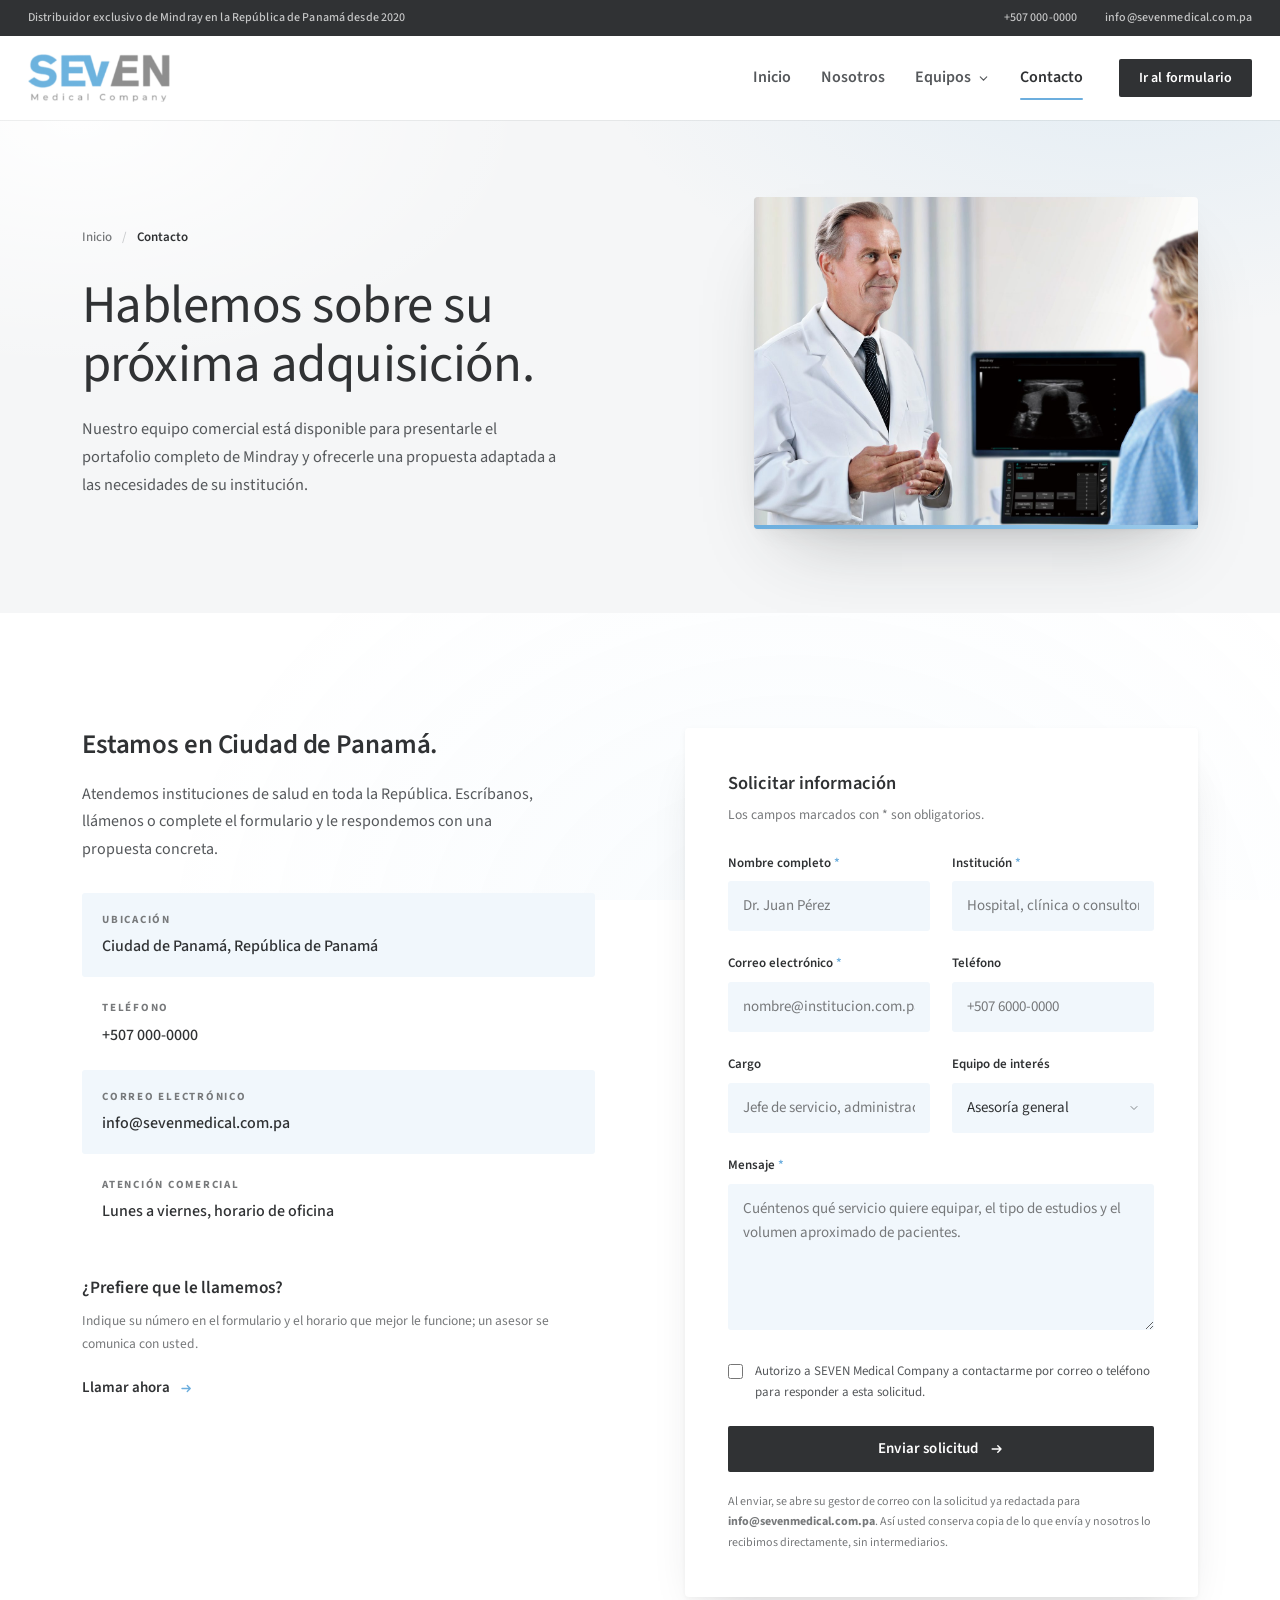
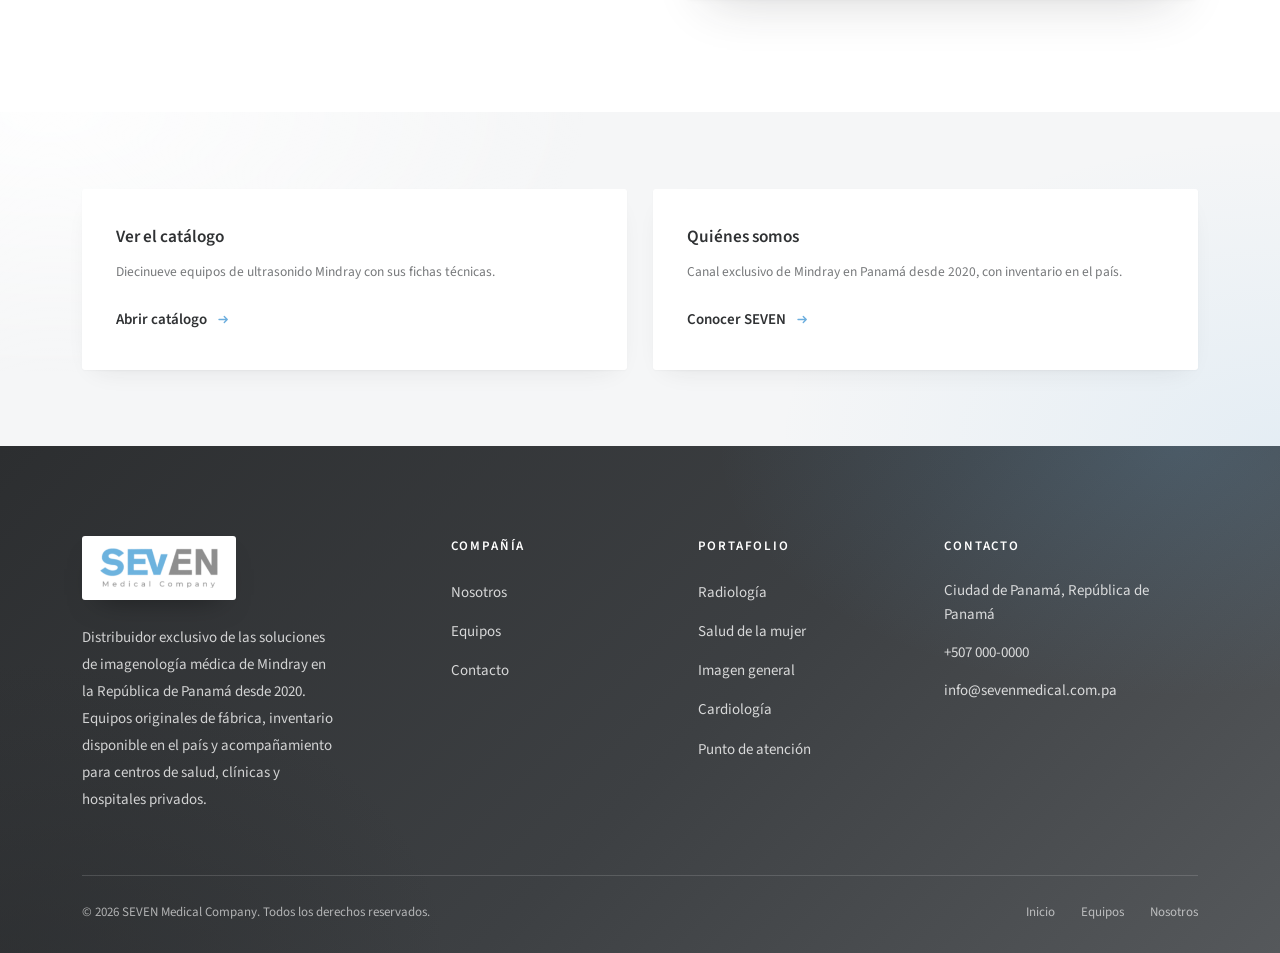
<file: contacto.html>
<!DOCTYPE html>
<html lang="es">
<head>
<meta charset="UTF-8">
<meta name="viewport" content="width=device-width, initial-scale=1">
<title>Contacto | SEVEN Medical Company — Equipos Mindray en Panamá</title>
<meta name="description" content="Hablemos sobre su próxima adquisición. Solicite una propuesta de equipos de ultrasonido Mindray para su institución de salud en Panamá.">
<meta name="theme-color" content="#1D2124">
<link rel="icon" href="assets/img/logo-seven-mark.png">
<link rel="preconnect" href="https://fonts.googleapis.com">
<link rel="preconnect" href="https://fonts.gstatic.com" crossorigin>
<link rel="stylesheet" href="https://fonts.googleapis.com/css2?family=Source+Sans+3:wght@300;400;600;700&display=swap">
<link rel="stylesheet" href="assets/css/seven.css?v=15">
<script>document.documentElement.className+=' js';setTimeout(function(){if(!window.__sevenReady)document.documentElement.classList.remove('js')},2500);</script>
</head>
<body>

<a class="skip-link" href="#main">Ir al contenido</a>
<div class="scroll-progress" aria-hidden="true"></div>
<div class="utility-bar">
  <div class="container utility-bar__inner">
    <span class="utility-bar__tag">Distribuidor exclusivo de Mindray en la República de Panamá desde 2020</span>
    <div class="utility-bar__links">
      <a href="tel:+507000000">
        <span>+507 000-0000</span>
      </a>
      <a href="mailto:info@sevenmedical.com.pa">
        <span>info@sevenmedical.com.pa</span>
      </a>
    </div>
  </div>
</div>

<header class="site-header">
  <div class="container site-header__inner">
    <a class="brand" href="index.html" aria-label="SEVEN Medical Company, ir al inicio">
      <img src="assets/img/logo-seven-mark.png" alt="SEVEN Medical Company" width="437" height="148">
    </a>
    <nav class="nav" aria-label="Navegación principal">
      <div class="nav__item"><a class="nav__link" href="index.html">Inicio</a></div>
      <div class="nav__item"><a class="nav__link" href="nosotros.html">Nosotros</a></div>
      <div class="nav__item nav__item--has-mega">
        <a class="nav__link" href="productos.html" aria-expanded="false">Equipos
          <svg class="nav__chev" width="13" height="13" viewBox="0 0 24 24" fill="none" aria-hidden="true"><path d="M6 9l6 6 6-6" stroke="currentColor" stroke-width="2" stroke-linecap="round"/></svg>
        </a>
        <div class="mega">
          <div class="mega__cols">
            <span class="mega__title">Portafolio Mindray en Panamá</span>
            <a class="mega__link" href="productos.html#radiologia"><b>Radiología</b><span>Resona A20 · I10 · I9 · I8 · Consona N9 · N7 · N6</span></a>
            <a class="mega__link" href="productos.html#mujer"><b>Salud de la mujer</b><span>Nuewa I10 · I9 · I8 · N9</span></a>
            <a class="mega__link" href="productos.html#general"><b>Imagen general</b><span>MX7 · MX6 · MX5 · MX3 · MU9 · MU7</span></a>
            <a class="mega__link" href="productos.html#cardio"><b>Cardiología</b><span>Recho R9</span></a>
            <a class="mega__link" href="productos.html#poc"><b>Punto de atención</b><span>TE X20</span></a>
            <a class="mega__link" href="productos.html"><b>Ver todo el catálogo</b><span>19 equipos disponibles</span></a>
          </div>
          <div class="mega__feature">
            <img src="images/resona-a20-sm.png" alt="Resona A20" width="360" height="360" loading="lazy">
            <div>
          <span class="eyebrow" style="margin-bottom:6px">Tope de gama</span>
              <b style="display:block;font-size:.9375rem;margin-bottom:10px">Resona A20</b>
              <a class="arrow-link" href="producto.html?id=resona-a20">Ver ficha
                <svg width="14" height="14" viewBox="0 0 20 20" fill="none" aria-hidden="true"><path d="M4 10h11m0 0l-4-4m4 4l-4 4" stroke="currentColor" stroke-width="1.8" stroke-linecap="round" stroke-linejoin="round"/></svg>
              </a>
            </div>
          </div>
        </div>
      </div>
      <div class="nav__item"><a class="nav__link" href="contacto.html" aria-current="page">Contacto</a></div>
    </nav>
    <a class="btn btn--primary btn--sm" href="#formulario">Ir al formulario</a>
    <button class="burger" type="button" aria-expanded="false" aria-controls="drawer" aria-label="Abrir menú de navegación">
      <span class="burger__box" aria-hidden="true"><i></i><i></i><i></i></span>
    </button>
  </div>
</header>

<div class="drawer" id="drawer" aria-hidden="true">
  <div class="container">
    <nav class="drawer__nav" aria-label="Navegación móvil">
      <a class="drawer__link" style="--i:0" href="index.html">Inicio</a>
      <a class="drawer__link" style="--i:1" href="nosotros.html">Nosotros</a>
      <a class="drawer__link" style="--i:2" href="productos.html">Equipos</a>
      <div class="drawer__sub">
        <a href="productos.html#radiologia">Radiología</a>
        <a href="productos.html#mujer">Salud de la mujer</a>
        <a href="productos.html#general">Imagen general</a>
        <a href="productos.html#cardio">Cardiología</a>
        <a href="productos.html#poc">Punto de atención</a>
      </div>
      <a class="drawer__link" style="--i:3" href="contacto.html" aria-current="page">Contacto</a>
    </nav>
    <div class="drawer__foot">
      <a class="btn btn--primary btn--block" href="mailto:info@sevenmedical.com.pa">Escribir un correo</a>
      <a class="btn btn--outline btn--block" href="tel:+507000000">Llamar +507 000-0000</a>
    </div>
  </div>
</div>

<main id="main">

  <!-- Encabezado -->
  <section class="page-hero">
    <div class="container">
      <div class="page-hero__grid">
        <div class="page-hero__inner">
          <nav class="crumbs" aria-label="Ruta de navegación">
            <a href="index.html">Inicio</a><span>/</span><b>Contacto</b>
          </nav>
          <h1 class="h-xxl page-hero__title balance">Hablemos sobre su próxima adquisición.</h1>
          <p class="lead page-hero__lead">
            Nuestro equipo comercial está disponible para presentarle el portafolio completo de Mindray y
            ofrecerle una propuesta adaptada a las necesidades de su institución.
          </p>
        </div>
        <figure class="page-hero__photo reveal reveal--scale">
          <img src="images/fotos/consulta.jpg" alt="Médico conversando con una paciente frente a un ultrasonido Mindray" width="1600" height="1067">
        </figure>
      </div>
    </div>
  </section>

  <!-- Contacto -->
  <section class="section" id="formulario">
    <div class="container">
      <div class="split split--top">
        <!-- Información -->
        <div class="reveal reveal--left">
          <h2 class="h-lg" style="margin-bottom:20px">Estamos en Ciudad de Panamá.</h2>
          <p class="body" style="margin-bottom:30px">Atendemos instituciones de salud en toda la República.
            Escríbanos, llámenos o complete el formulario y le respondemos con una propuesta concreta.</p>
          <div class="info-list">
            <div class="info-item">
              <div>
                <p class="info-item__k">Ubicación</p>
                <p class="info-item__v">Ciudad de Panamá, República de Panamá</p>
              </div>
            </div>
            <div class="info-item">
              <div>
                <p class="info-item__k">Teléfono</p>
                <p class="info-item__v"><a class="u-link" href="tel:+507000000">+507 000-0000</a></p>
              </div>
            </div>
            <div class="info-item">
              <div>
                <p class="info-item__k">Correo electrónico</p>
                <p class="info-item__v"><a class="u-link" href="mailto:info@sevenmedical.com.pa">info@sevenmedical.com.pa</a></p>
              </div>
            </div>
            <div class="info-item">
              <div>
                <p class="info-item__k">Atención comercial</p>
                <p class="info-item__v">Lunes a viernes, horario de oficina</p>
              </div>
            </div>
          </div>
          <div class="card card--flat" style="margin-top:34px">
            <h3 class="h-sm" style="margin-bottom:10px">¿Prefiere que le llamemos?</h3>
            <p class="small" style="margin-bottom:18px">Indique su número en el formulario y el horario que
              mejor le funcione; un asesor se comunica con usted.</p>
            <a class="arrow-link" href="tel:+507000000">Llamar ahora
              <svg width="15" height="15" viewBox="0 0 20 20" fill="none" aria-hidden="true"><path d="M4 10h11m0 0l-4-4m4 4l-4 4" stroke="currentColor" stroke-width="1.8" stroke-linecap="round" stroke-linejoin="round"/></svg>
            </a>
          </div>
        </div>
        <!-- Formulario -->
        <div class="reveal reveal--right" style="--delay:110ms">
          <form class="form-card" id="contactForm" novalidate>
            <span class="badge badge--solid" id="formPrefill" style="display:none;margin-bottom:16px"></span>
            <h2 class="h-md" style="margin-bottom:8px">Solicitar información</h2>
            <p class="small" style="margin-bottom:26px">Los campos marcados con <span class="req">*</span> son obligatorios.</p>
            <div class="form-row">
              <div class="field">
                <label for="nombre">Nombre completo <span class="req">*</span></label>
                <input class="control" type="text" id="nombre" name="nombre" placeholder="Dr. Juan Pérez" autocomplete="name" data-required>
                <span class="field__error">Indíquenos su nombre.</span>
              </div>
              <div class="field">
                <label for="institucion">Institución <span class="req">*</span></label>
                <input class="control" type="text" id="institucion" name="institucion" placeholder="Hospital, clínica o consultorio" autocomplete="organization" data-required>
                <span class="field__error">Indíquenos el nombre de la institución.</span>
              </div>
            </div>
            <div class="form-row">
              <div class="field">
                <label for="email">Correo electrónico <span class="req">*</span></label>
                <input class="control" type="email" id="email" name="email" placeholder="nombre@institucion.com.pa" autocomplete="email" data-required>
                <span class="field__error">Escriba un correo válido.</span>
              </div>
              <div class="field">
                <label for="telefono">Teléfono</label>
                <input class="control" type="tel" id="telefono" name="telefono" placeholder="+507 6000-0000" autocomplete="tel">
              </div>
            </div>
            <div class="form-row">
              <div class="field">
                <label for="cargo">Cargo</label>
                <input class="control" type="text" id="cargo" name="cargo" placeholder="Jefe de servicio, administración…">
              </div>
              <div class="field">
                <label for="interes">Equipo de interés</label>
                <select class="control" id="interes" name="interes">
                  <option value="Asesoría general">Asesoría general</option>
                  <optgroup label="Radiología">
                    <option value="Resona A20">Resona A20</option>
                    <option value="Resona I10">Resona I10</option>
                    <option value="Resona I9">Resona I9</option>
                    <option value="Resona I8">Resona I8</option>
                    <option value="Consona N9">Consona N9</option>
                    <option value="Consona N7">Consona N7</option>
                    <option value="Consona N6">Consona N6</option>
                  </optgroup>
                  <optgroup label="Salud de la mujer">
                    <option value="Nuewa I10">Nuewa I10</option>
                    <option value="Nuewa I9">Nuewa I9</option>
                    <option value="Nuewa I8">Nuewa I8</option>
                    <option value="Nuewa N9">Nuewa N9</option>
                  </optgroup>
                  <optgroup label="Imagen general">
                    <option value="MX7">MX7</option>
                    <option value="MX6">MX6</option>
                    <option value="MX5">MX5</option>
                    <option value="MX3">MX3</option>
                    <option value="MU9">MU9</option>
                    <option value="MU7">MU7</option>
                  </optgroup>
                  <optgroup label="Cardiología">
                    <option value="Recho R9">Recho R9</option>
                  </optgroup>
                  <optgroup label="Punto de atención">
                    <option value="TE X20">TE X20</option>
                  </optgroup>
                  <option value="Otro equipo del portafolio">Otro equipo del portafolio</option>
                </select>
              </div>
            </div>
            <div class="field">
              <label for="mensaje">Mensaje <span class="req">*</span></label>
              <textarea class="control" id="mensaje" name="mensaje" rows="5" placeholder="Cuéntenos qué servicio quiere equipar, el tipo de estudios y el volumen aproximado de pacientes." data-required></textarea>
              <span class="field__error">Escríbanos brevemente qué necesita.</span>
            </div>
            <label class="checkline" style="margin-bottom:22px">
              <input type="checkbox" id="acepto" name="acepto">
              <span>Autorizo a SEVEN Medical Company a contactarme por correo o teléfono para responder a esta solicitud.</span>
            </label>
            <button class="btn btn--primary btn--block" type="submit">
              Enviar solicitud
              <svg width="16" height="16" viewBox="0 0 20 20" fill="none" aria-hidden="true"><path d="M4 10h11m0 0l-4-4m4 4l-4 4" stroke="currentColor" stroke-width="1.8" stroke-linecap="round" stroke-linejoin="round"/></svg>
            </button>
            <p class="form-note">
              Al enviar, se abre su gestor de correo con la solicitud ya redactada para
              <b>info@sevenmedical.com.pa</b>. Así usted conserva copia de lo que envía y nosotros lo recibimos
              directamente, sin intermediarios.
            </p>
            <p class="form-status" id="formStatus" role="status" aria-live="polite"></p>
          </form>
        </div>
      </div>
    </div>
  </section>

  <!-- Atajos -->
  <section class="section section--tight section--alt">
    <div class="container">
      <div class="grid grid-2" data-stagger="100">
        <a class="card reveal" href="productos.html">
          <h3 class="h-sm card__title">Ver el catálogo</h3>
          <p class="small">Diecinueve equipos de ultrasonido Mindray con sus fichas técnicas.</p>
          <span class="card__cta arrow-link">Abrir catálogo
            <svg width="15" height="15" viewBox="0 0 20 20" fill="none" aria-hidden="true"><path d="M4 10h11m0 0l-4-4m4 4l-4 4" stroke="currentColor" stroke-width="1.8" stroke-linecap="round" stroke-linejoin="round"/></svg>
          </span>
        </a>
        <a class="card reveal" href="nosotros.html">
          <h3 class="h-sm card__title">Quiénes somos</h3>
          <p class="small">Canal exclusivo de Mindray en Panamá desde 2020, con inventario en el país.</p>
          <span class="card__cta arrow-link">Conocer SEVEN
            <svg width="15" height="15" viewBox="0 0 20 20" fill="none" aria-hidden="true"><path d="M4 10h11m0 0l-4-4m4 4l-4 4" stroke="currentColor" stroke-width="1.8" stroke-linecap="round" stroke-linejoin="round"/></svg>
          </span>
        </a>
      </div>
    </div>
  </section>
</main>

<footer class="site-footer">
  <div class="container">
    <div class="footer-grid">
      <div>
        <span class="footer-brand"><img src="assets/img/logo-seven-mark.png" alt="SEVEN Medical Company" width="437" height="148"></span>
        <p class="footer-about">Distribuidor exclusivo de las soluciones de imagenología médica de Mindray en la República de Panamá desde 2020. Equipos originales de fábrica, inventario disponible en el país y acompañamiento para centros de salud, clínicas y hospitales privados.</p>
      </div>
      <div class="footer-col">
        <h3>Compañía</h3>
        <ul>
          <li><a href="nosotros.html">Nosotros</a></li>
          <li><a href="productos.html">Equipos</a></li>
          <li><a href="contacto.html">Contacto</a></li>
        </ul>
      </div>
      <div class="footer-col">
        <h3>Portafolio</h3>
        <ul>
          <li><a href="productos.html#radiologia">Radiología</a></li>
          <li><a href="productos.html#mujer">Salud de la mujer</a></li>
          <li><a href="productos.html#general">Imagen general</a></li>
          <li><a href="productos.html#cardio">Cardiología</a></li>
          <li><a href="productos.html#poc">Punto de atención</a></li>
        </ul>
      </div>
      <div class="footer-col">
        <h3>Contacto</h3>
        <div class="footer-contact">
          <div>
            Ciudad de Panamá, República de Panamá
          </div>
          <div>
            <a href="tel:+507000000">+507 000-0000</a>
          </div>
          <div>
            <a href="mailto:info@sevenmedical.com.pa">info@sevenmedical.com.pa</a>
          </div>
        </div>
      </div>
    </div>
    <div class="footer-bar">
      <p>© <span data-year>2026</span> SEVEN Medical Company. Todos los derechos reservados.</p>
      <div class="footer-bar__links">
        <a href="index.html">Inicio</a>
        <a href="productos.html">Equipos</a>
        <a href="nosotros.html">Nosotros</a>
      </div>
    </div>
  </div>
</footer>

<button class="to-top" type="button" aria-label="Volver arriba">
  <svg width="18" height="18" viewBox="0 0 24 24" fill="none" aria-hidden="true"><path d="M12 19V5m0 0l-6 6m6-6l6 6" stroke="currentColor" stroke-width="2" stroke-linecap="round" stroke-linejoin="round"/></svg>
</button>

<script src="assets/js/data.js?v=4"></script>
<script src="assets/js/seven.js?v=3"></script>
</body>
</html>
</file>
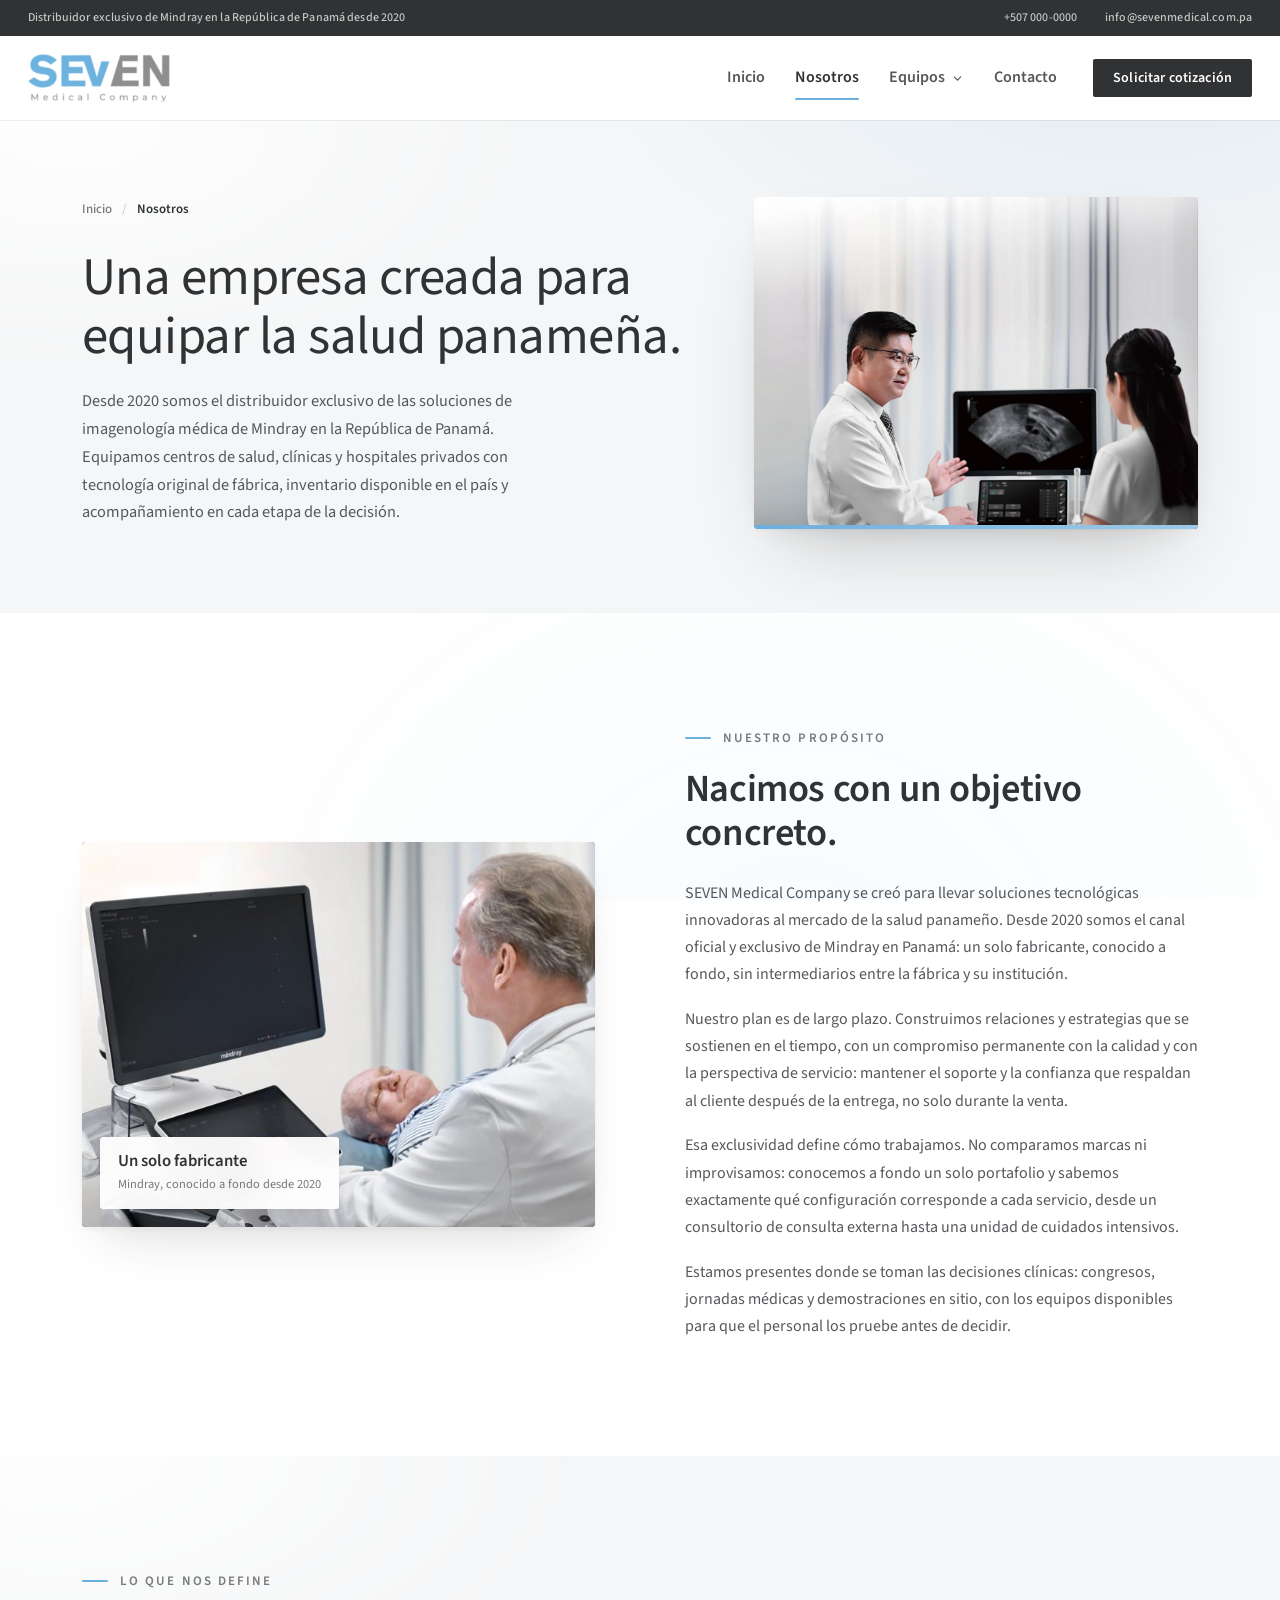
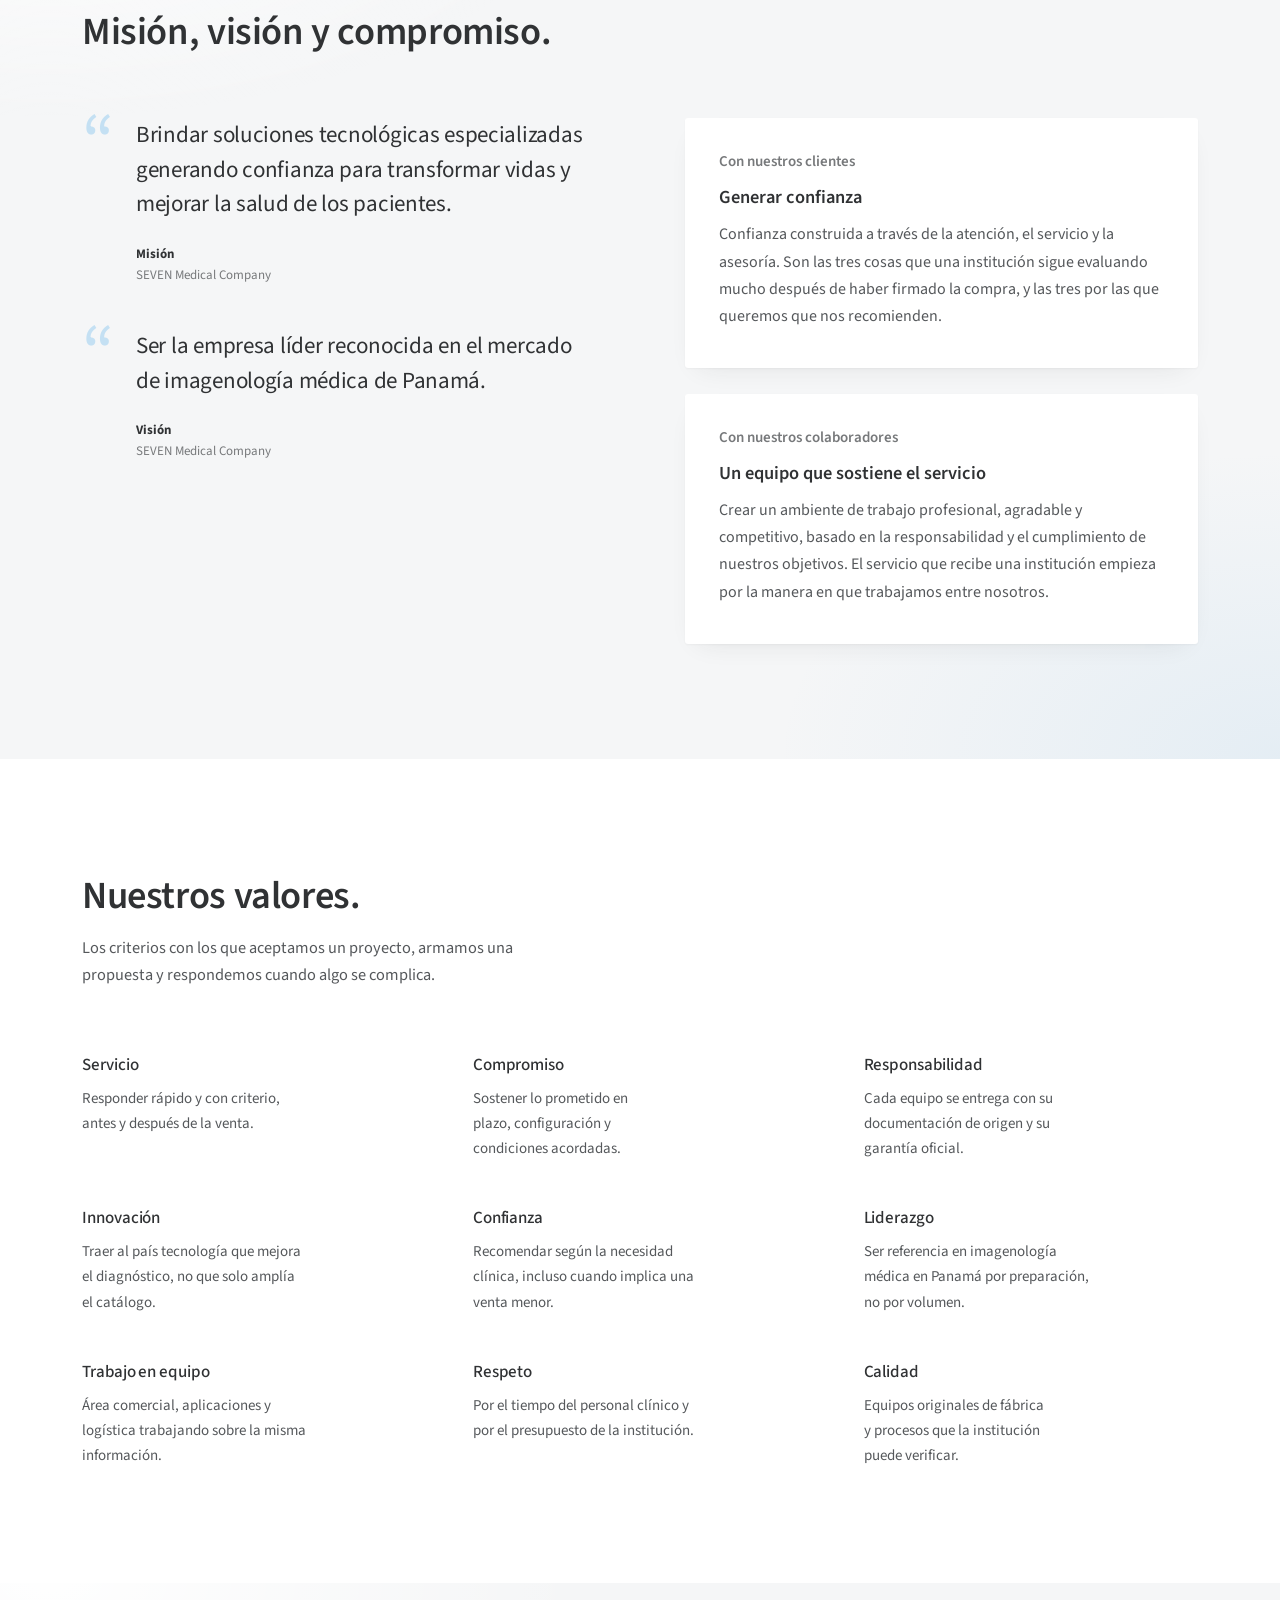
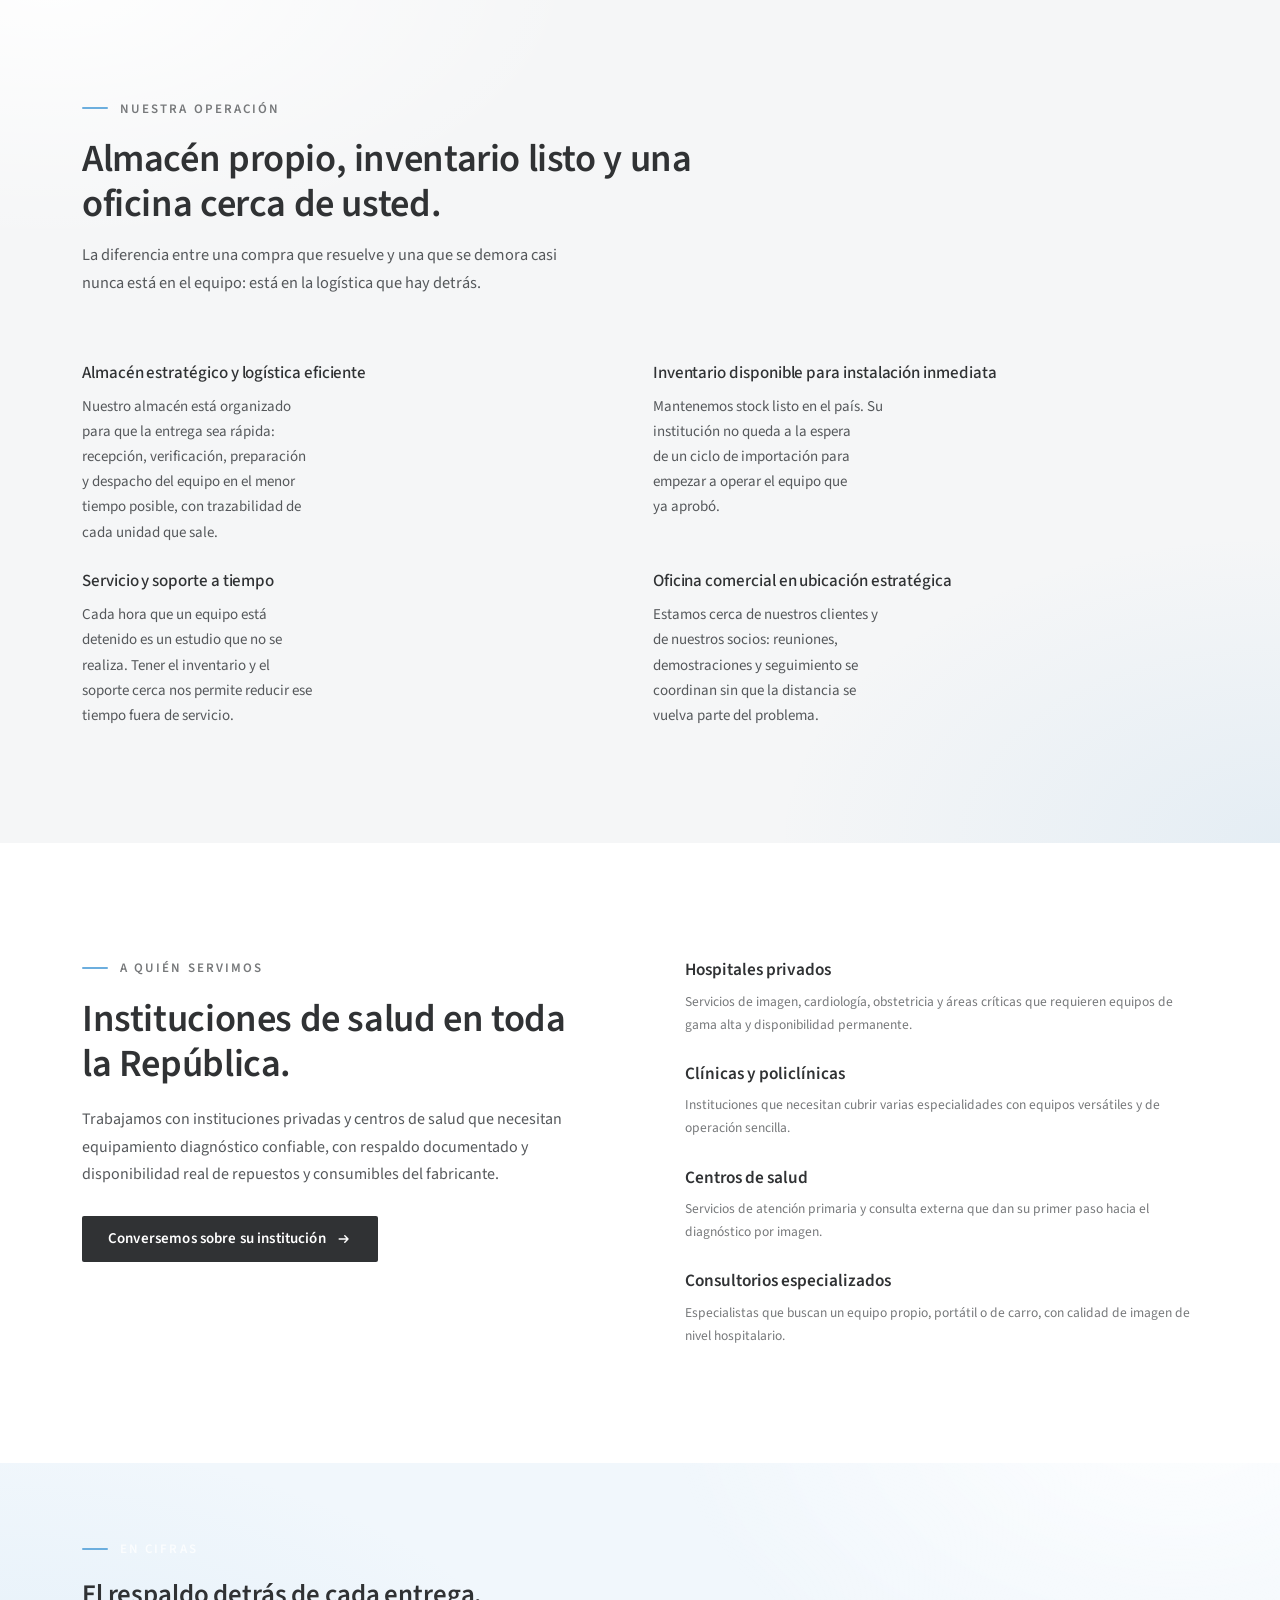
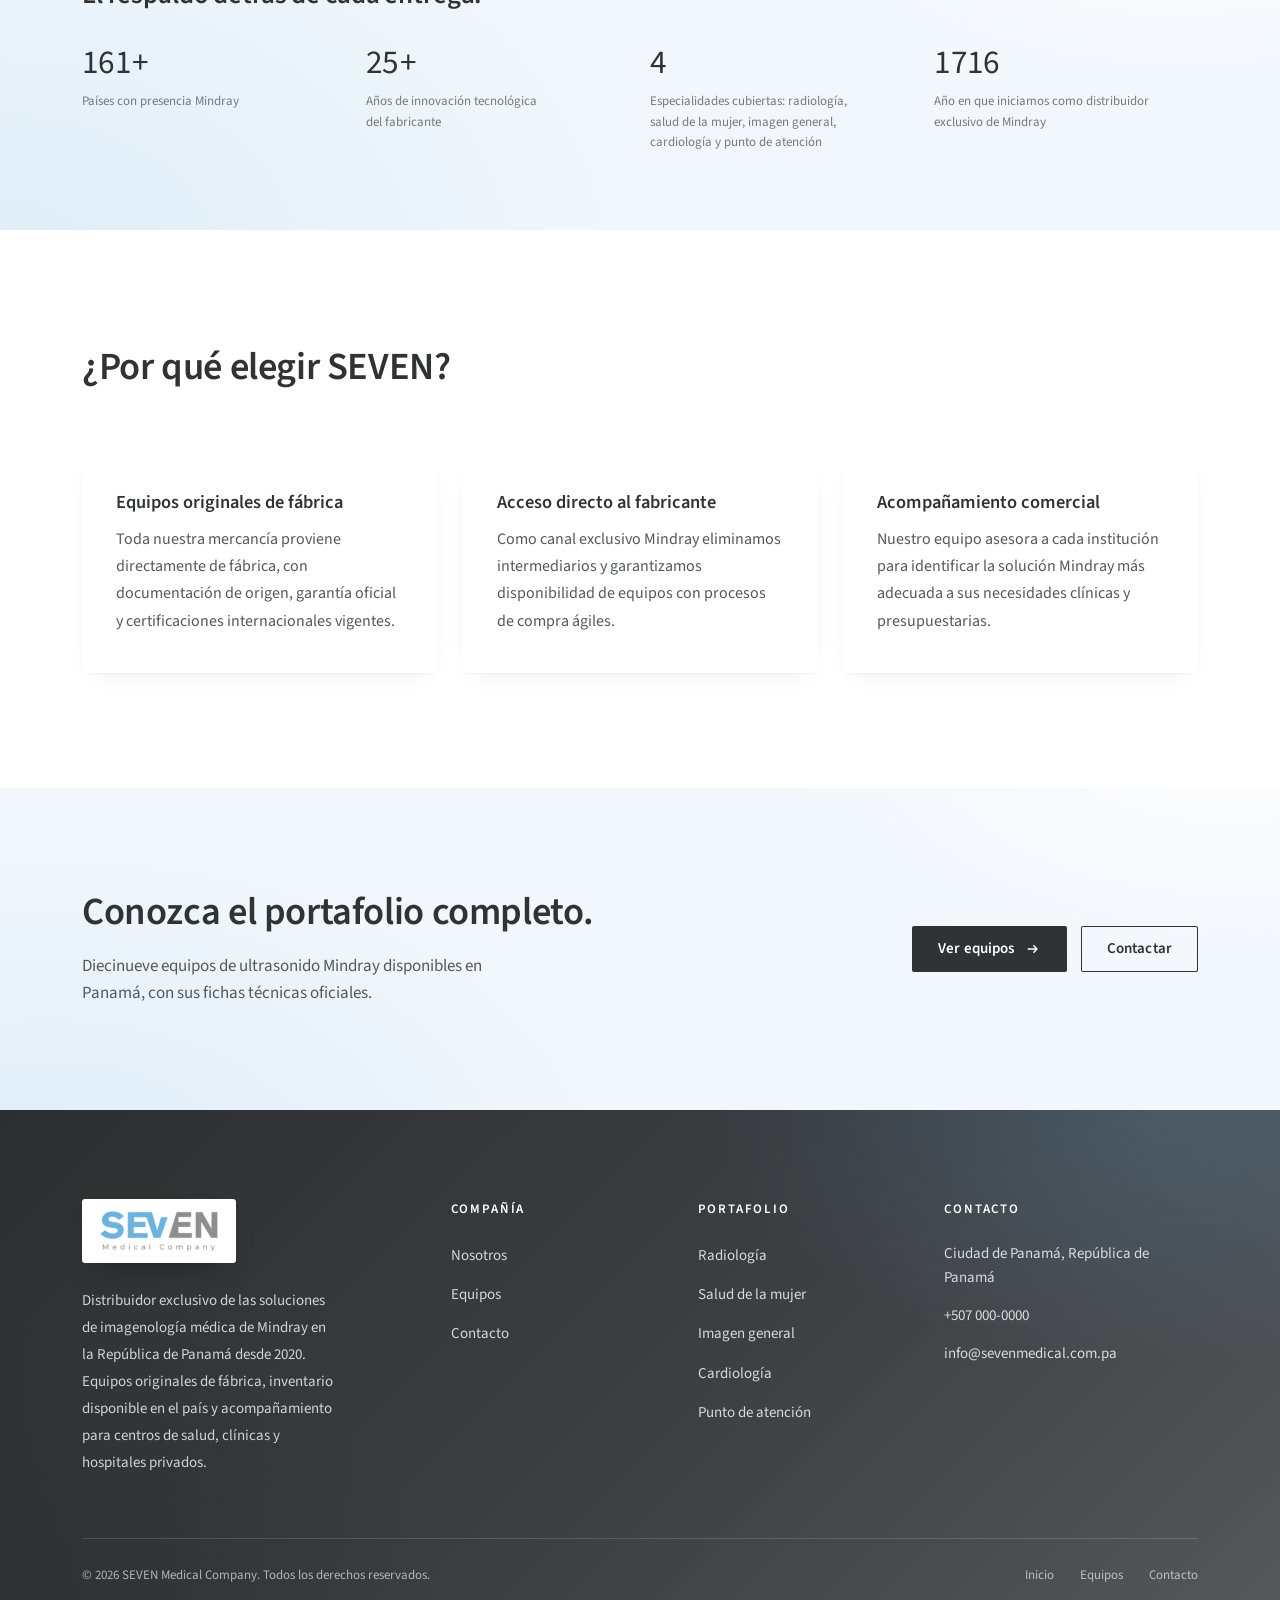
<file: nosotros.html>
<!DOCTYPE html>
<html lang="es">
<head>
<meta charset="UTF-8">
<meta name="viewport" content="width=device-width, initial-scale=1">
<title>Nosotros | SEVEN Medical Company — Distribuidor Mindray en Panamá</title>
<meta name="description" content="Desde 2020 somos el distribuidor exclusivo de Mindray en Panamá. Misión, visión, valores, almacén con inventario local y oficina comercial: así trabaja SEVEN Medical Company.">
<meta name="theme-color" content="#1D2124">
<link rel="icon" href="assets/img/logo-seven-mark.png">
<link rel="preconnect" href="https://fonts.googleapis.com">
<link rel="preconnect" href="https://fonts.gstatic.com" crossorigin>
<link rel="stylesheet" href="https://fonts.googleapis.com/css2?family=Source+Sans+3:wght@300;400;600;700&display=swap">
<link rel="stylesheet" href="assets/css/seven.css?v=15">
<script>document.documentElement.className+=' js';setTimeout(function(){if(!window.__sevenReady)document.documentElement.classList.remove('js')},2500);</script>
</head>
<body>

<a class="skip-link" href="#main">Ir al contenido</a>
<div class="scroll-progress" aria-hidden="true"></div>
<div class="utility-bar">
  <div class="container utility-bar__inner">
    <span class="utility-bar__tag">Distribuidor exclusivo de Mindray en la República de Panamá desde 2020</span>
    <div class="utility-bar__links">
      <a href="tel:+507000000">
        <span>+507 000-0000</span>
      </a>
      <a href="mailto:info@sevenmedical.com.pa">
        <span>info@sevenmedical.com.pa</span>
      </a>
    </div>
  </div>
</div>

<header class="site-header">
  <div class="container site-header__inner">
    <a class="brand" href="index.html" aria-label="SEVEN Medical Company, ir al inicio">
      <img src="assets/img/logo-seven-mark.png" alt="SEVEN Medical Company" width="437" height="148">
    </a>
    <nav class="nav" aria-label="Navegación principal">
      <div class="nav__item"><a class="nav__link" href="index.html">Inicio</a></div>
      <div class="nav__item"><a class="nav__link" href="nosotros.html" aria-current="page">Nosotros</a></div>
      <div class="nav__item nav__item--has-mega">
        <a class="nav__link" href="productos.html" aria-expanded="false">Equipos
          <svg class="nav__chev" width="13" height="13" viewBox="0 0 24 24" fill="none" aria-hidden="true"><path d="M6 9l6 6 6-6" stroke="currentColor" stroke-width="2" stroke-linecap="round"/></svg>
        </a>
        <div class="mega">
          <div class="mega__cols">
            <span class="mega__title">Portafolio Mindray en Panamá</span>
            <a class="mega__link" href="productos.html#radiologia"><b>Radiología</b><span>Resona A20 · I10 · I9 · I8 · Consona N9 · N7 · N6</span></a>
            <a class="mega__link" href="productos.html#mujer"><b>Salud de la mujer</b><span>Nuewa I10 · I9 · I8 · N9</span></a>
            <a class="mega__link" href="productos.html#general"><b>Imagen general</b><span>MX7 · MX6 · MX5 · MX3 · MU9 · MU7</span></a>
            <a class="mega__link" href="productos.html#cardio"><b>Cardiología</b><span>Recho R9</span></a>
            <a class="mega__link" href="productos.html#poc"><b>Punto de atención</b><span>TE X20</span></a>
            <a class="mega__link" href="productos.html"><b>Ver todo el catálogo</b><span>19 equipos disponibles</span></a>
          </div>
          <div class="mega__feature">
            <img src="images/resona-a20-sm.png" alt="Resona A20" width="360" height="360" loading="lazy">
            <div>
          <span class="eyebrow" style="margin-bottom:6px">Tope de gama</span>
              <b style="display:block;font-size:.9375rem;margin-bottom:10px">Resona A20</b>
              <a class="arrow-link" href="producto.html?id=resona-a20">Ver ficha
                <svg width="14" height="14" viewBox="0 0 20 20" fill="none" aria-hidden="true"><path d="M4 10h11m0 0l-4-4m4 4l-4 4" stroke="currentColor" stroke-width="1.8" stroke-linecap="round" stroke-linejoin="round"/></svg>
              </a>
            </div>
          </div>
        </div>
      </div>
      <div class="nav__item"><a class="nav__link" href="contacto.html">Contacto</a></div>
    </nav>
    <a class="btn btn--primary btn--sm" href="contacto.html">Solicitar cotización</a>
    <button class="burger" type="button" aria-expanded="false" aria-controls="drawer" aria-label="Abrir menú de navegación">
      <span class="burger__box" aria-hidden="true"><i></i><i></i><i></i></span>
    </button>
  </div>
</header>

<div class="drawer" id="drawer" aria-hidden="true">
  <div class="container">
    <nav class="drawer__nav" aria-label="Navegación móvil">
      <a class="drawer__link" style="--i:0" href="index.html">Inicio</a>
      <a class="drawer__link" style="--i:1" href="nosotros.html" aria-current="page">Nosotros</a>
      <a class="drawer__link" style="--i:2" href="productos.html">Equipos</a>
      <div class="drawer__sub">
        <a href="productos.html#radiologia">Radiología</a>
        <a href="productos.html#mujer">Salud de la mujer</a>
        <a href="productos.html#general">Imagen general</a>
        <a href="productos.html#cardio">Cardiología</a>
        <a href="productos.html#poc">Punto de atención</a>
      </div>
      <a class="drawer__link" style="--i:3" href="contacto.html">Contacto</a>
    </nav>
    <div class="drawer__foot">
      <a class="btn btn--primary btn--block" href="contacto.html">Solicitar cotización</a>
      <a class="btn btn--outline btn--block" href="tel:+507000000">Llamar +507 000-0000</a>
    </div>
  </div>
</div>

<main id="main">

  <!-- Encabezado -->
  <section class="page-hero">
    <div class="container">
      <div class="page-hero__grid">
        <div class="page-hero__inner">
          <nav class="crumbs" aria-label="Ruta de navegación">
            <a href="index.html">Inicio</a><span>/</span><b>Nosotros</b>
          </nav>
          <h1 class="h-xxl page-hero__title balance">Una empresa creada para equipar la salud panameña.</h1>
          <p class="lead page-hero__lead">
            Desde 2020 somos el distribuidor exclusivo de las soluciones de imagenología médica de Mindray en
            la República de Panamá. Equipamos centros de salud, clínicas y hospitales privados con tecnología
            original de fábrica, inventario disponible en el país y acompañamiento en cada etapa de la decisión.
          </p>
        </div>
        <figure class="page-hero__photo reveal reveal--scale">
          <img src="images/fotos/consulta-2.jpg" alt="Médico mostrando a una paciente un estudio en un ultrasonido Mindray" width="1300" height="1283">
        </figure>
      </div>
    </div>
  </section>

  <!-- Historia / propósito -->
  <section class="section">
    <div class="container">
      <div class="split">
        <div class="reveal reveal--left">
          <figure class="brand-panel brand-panel--photo">
            <img src="images/fotos/escaneo-2.jpg" alt="Médico realizando un ultrasonido con un equipo Mindray" width="761" height="507" loading="lazy">
            <figcaption class="brand-panel__chip">
              <strong>Un solo fabricante</strong>
              <span>Mindray, conocido a fondo desde 2020</span>
            </figcaption>
          </figure>
        </div>
        <div class="reveal reveal--right" style="--delay:120ms">
          <span class="eyebrow">Nuestro propósito</span>
          <h2 class="h-xl" style="margin-bottom:24px">Nacimos con un objetivo concreto.</h2>
          <p class="body">
            SEVEN Medical Company se creó para llevar soluciones tecnológicas innovadoras al mercado de la
            salud panameño. Desde 2020 somos el canal oficial y exclusivo de Mindray en Panamá: un solo
            fabricante, conocido a fondo, sin intermediarios entre la fábrica y su institución.
          </p>
          <p class="body">
            Nuestro plan es de largo plazo. Construimos relaciones y estrategias que se sostienen en el
            tiempo, con un compromiso permanente con la calidad y con la perspectiva de servicio: mantener el
            soporte y la confianza que respaldan al cliente después de la entrega, no solo durante la venta.
          </p>
          <p class="body">
            Esa exclusividad define cómo trabajamos. No comparamos marcas ni improvisamos: conocemos a fondo
            un solo portafolio y sabemos exactamente qué configuración corresponde a cada servicio, desde un
            consultorio de consulta externa hasta una unidad de cuidados intensivos.
          </p>
          <p class="body">
            Estamos presentes donde se toman las decisiones clínicas: congresos, jornadas médicas y
            demostraciones en sitio, con los equipos disponibles para que el personal los pruebe antes de
            decidir.
          </p>
        </div>
      </div>
    </div>
  </section>

  <!-- Misión y visión -->
  <section class="section section--alt">
    <div class="container">
      <div class="section-head reveal">
        <span class="eyebrow">Lo que nos define</span>
        <h2 class="h-xl">Misión, visión y compromiso.</h2>
      </div>
      <div class="split split--top">
        <div class="reveal reveal--left">
          <div class="quote" style="margin-bottom:44px">
            <p>Brindar soluciones tecnológicas especializadas generando confianza para transformar vidas y
              mejorar la salud de los pacientes.</p>
            <footer><b>Misión</b>SEVEN Medical Company</footer>
          </div>
          <div class="quote">
            <p>Ser la empresa líder reconocida en el mercado de imagenología médica de Panamá.</p>
            <footer><b>Visión</b>SEVEN Medical Company</footer>
          </div>
        </div>
        <div class="grid reveal reveal--right" data-stagger="100" style="--delay:100ms">
          <div class="card reveal">
            <span class="card__num">Con nuestros clientes</span>
            <h3 class="h-md card__title">Generar confianza</h3>
            <p class="body">Confianza construida a través de la atención, el servicio y la asesoría. Son las
              tres cosas que una institución sigue evaluando mucho después de haber firmado la compra, y las
              tres por las que queremos que nos recomienden.</p>
          </div>
          <div class="card reveal">
            <span class="card__num">Con nuestros colaboradores</span>
            <h3 class="h-md card__title">Un equipo que sostiene el servicio</h3>
            <p class="body">Crear un ambiente de trabajo profesional, agradable y competitivo, basado en la
              responsabilidad y el cumplimiento de nuestros objetivos. El servicio que recibe una institución
              empieza por la manera en que trabajamos entre nosotros.</p>
          </div>
        </div>
      </div>
    </div>
  </section>

  <!-- Valores -->
  <section class="section">
    <div class="container">
      <div class="section-head reveal">
        <h2 class="h-xl" style="margin-bottom:16px">Nuestros valores.</h2>
        <p class="lead">Los criterios con los que aceptamos un proyecto, armamos una propuesta y respondemos
          cuando algo se complica.</p>
      </div>
      <div class="index-list" data-stagger="60">
        <div class="index-item reveal">
            <h3 class="index-item__name">Servicio</h3>
            <p class="index-item__text">Responder rápido y con criterio, antes y después de la venta.</p>
          </div>
        <div class="index-item reveal">
            <h3 class="index-item__name">Compromiso</h3>
            <p class="index-item__text">Sostener lo prometido en plazo, configuración y condiciones acordadas.</p>
          </div>
        <div class="index-item reveal">
            <h3 class="index-item__name">Responsabilidad</h3>
            <p class="index-item__text">Cada equipo se entrega con su documentación de origen y su garantía oficial.</p>
          </div>
        <div class="index-item reveal">
            <h3 class="index-item__name">Innovación</h3>
            <p class="index-item__text">Traer al país tecnología que mejora el diagnóstico, no que solo amplía el catálogo.</p>
          </div>
        <div class="index-item reveal">
            <h3 class="index-item__name">Confianza</h3>
            <p class="index-item__text">Recomendar según la necesidad clínica, incluso cuando implica una venta menor.</p>
          </div>
        <div class="index-item reveal">
            <h3 class="index-item__name">Liderazgo</h3>
            <p class="index-item__text">Ser referencia en imagenología médica en Panamá por preparación, no por volumen.</p>
          </div>
        <div class="index-item reveal">
            <h3 class="index-item__name">Trabajo en equipo</h3>
            <p class="index-item__text">Área comercial, aplicaciones y logística trabajando sobre la misma información.</p>
          </div>
        <div class="index-item reveal">
            <h3 class="index-item__name">Respeto</h3>
            <p class="index-item__text">Por el tiempo del personal clínico y por el presupuesto de la institución.</p>
          </div>
        <div class="index-item reveal">
            <h3 class="index-item__name">Calidad</h3>
            <p class="index-item__text">Equipos originales de fábrica y procesos que la institución puede verificar.</p>
          </div>
      </div>
    </div>
  </section>

  <!-- Infraestructura -->
  <section class="section section--alt">
    <div class="container">
      <div class="section-head reveal">
        <span class="eyebrow">Nuestra operación</span>
        <h2 class="h-xl" style="margin-bottom:16px">Almacén propio, inventario listo y una oficina cerca de usted.</h2>
        <p class="lead">La diferencia entre una compra que resuelve y una que se demora casi nunca está en el
          equipo: está en la logística que hay detrás.</p>
      </div>
      <div class="grid grid-2" data-stagger="100">
        <div class="index-item reveal">
            <h3 class="index-item__name">Almacén estratégico y logística eficiente</h3>
            <p class="index-item__text">Nuestro almacén está organizado para que la entrega sea rápida: recepción, verificación, preparación y despacho del equipo en el menor tiempo posible, con trazabilidad de cada unidad que sale.</p>
          </div>
        <div class="index-item reveal">
            <h3 class="index-item__name">Inventario disponible para instalación inmediata</h3>
            <p class="index-item__text">Mantenemos stock listo en el país. Su institución no queda a la espera de un ciclo de importación para empezar a operar el equipo que ya aprobó.</p>
          </div>
        <div class="index-item reveal">
            <h3 class="index-item__name">Servicio y soporte a tiempo</h3>
            <p class="index-item__text">Cada hora que un equipo está detenido es un estudio que no se realiza. Tener el inventario y el soporte cerca nos permite reducir ese tiempo fuera de servicio.</p>
          </div>
        <div class="index-item reveal">
            <h3 class="index-item__name">Oficina comercial en ubicación estratégica</h3>
            <p class="index-item__text">Estamos cerca de nuestros clientes y de nuestros socios: reuniones, demostraciones y seguimiento se coordinan sin que la distancia se vuelva parte del problema.</p>
          </div>
      </div>
    </div>
  </section>

  <!-- A quién servimos -->
  <section class="section">
    <div class="container">
      <div class="split split--top">
        <div class="reveal reveal--left">
          <span class="eyebrow">A quién servimos</span>
          <h2 class="h-xl" style="margin-bottom:20px">Instituciones de salud en toda la República.</h2>
          <p class="body">Trabajamos con instituciones privadas y centros de salud que necesitan
            equipamiento diagnóstico confiable, con respaldo documentado y disponibilidad real de repuestos
            y consumibles del fabricante.</p>
          <div style="margin-top:28px">
            <a class="btn btn--primary" href="contacto.html">Conversemos sobre su institución
              <svg width="16" height="16" viewBox="0 0 20 20" fill="none" aria-hidden="true"><path d="M4 10h11m0 0l-4-4m4 4l-4 4" stroke="currentColor" stroke-width="1.8" stroke-linecap="round" stroke-linejoin="round"/></svg>
            </a>
          </div>
        </div>
        <div class="grid reveal reveal--right" data-stagger="90" style="--delay:100ms">
          <div class="card card--flat reveal">
            <h3 class="h-sm" style="margin-bottom:8px">Hospitales privados</h3>
            <p class="small">Servicios de imagen, cardiología, obstetricia y áreas críticas que requieren equipos de gama alta y disponibilidad permanente.</p>
          </div>
          <div class="card card--flat reveal">
            <h3 class="h-sm" style="margin-bottom:8px">Clínicas y policlínicas</h3>
            <p class="small">Instituciones que necesitan cubrir varias especialidades con equipos versátiles y de operación sencilla.</p>
          </div>
          <div class="card card--flat reveal">
            <h3 class="h-sm" style="margin-bottom:8px">Centros de salud</h3>
            <p class="small">Servicios de atención primaria y consulta externa que dan su primer paso hacia el diagnóstico por imagen.</p>
          </div>
          <div class="card card--flat reveal">
            <h3 class="h-sm" style="margin-bottom:8px">Consultorios especializados</h3>
            <p class="small">Especialistas que buscan un equipo propio, portátil o de carro, con calidad de imagen de nivel hospitalario.</p>
          </div>
        </div>
      </div>
    </div>
  </section>

  <!-- Cifras -->
  <section class="section section--tight section--dark">
    <div class="container">
      <div class="section-head reveal" style="margin-bottom:34px">
        <span class="eyebrow eyebrow--light">En cifras</span>
        <h2 class="h-lg">El respaldo detrás de cada entrega.</h2>
      </div>
      <div class="stats" data-stagger="90">
        <div class="stats__cell reveal">
          <div class="stats__value"><span data-count="190">190</span><span class="u">+</span></div>
          <p class="stats__label">Países con presencia Mindray</p>
        </div>
        <div class="stats__cell reveal">
          <div class="stats__value"><span data-count="30">30</span><span class="u">+</span></div>
          <p class="stats__label">Años de innovación tecnológica del fabricante</p>
        </div>
        <div class="stats__cell reveal">
          <div class="stats__value"><span data-count="5">5</span></div>
          <p class="stats__label">Especialidades cubiertas: radiología, salud de la mujer, imagen general, cardiología y punto de atención</p>
        </div>
        <div class="stats__cell reveal">
          <div class="stats__value"><span data-count="2020">2020</span></div>
          <p class="stats__label">Año en que iniciamos como distribuidor exclusivo de Mindray</p>
        </div>
      </div>
    </div>
  </section>

  <!-- Por qué SEVEN -->
  <section class="section">
    <div class="container">
      <div class="section-head reveal">
        <h2 class="h-xl">¿Por qué elegir SEVEN?</h2>
      </div>
      <div class="grid grid-3" data-stagger="110">
        <div class="card reveal">
          <h3 class="h-md card__title">Equipos originales de fábrica</h3>
          <p class="body">Toda nuestra mercancía proviene directamente de fábrica, con documentación de
            origen, garantía oficial y certificaciones internacionales vigentes.</p>
        </div>
        <div class="card reveal">
          <h3 class="h-md card__title">Acceso directo al fabricante</h3>
          <p class="body">Como canal exclusivo Mindray eliminamos intermediarios y garantizamos
            disponibilidad de equipos con procesos de compra ágiles.</p>
        </div>
        <div class="card reveal">
          <h3 class="h-md card__title">Acompañamiento comercial</h3>
          <p class="body">Nuestro equipo asesora a cada institución para identificar la solución Mindray más
            adecuada a sus necesidades clínicas y presupuestarias.</p>
        </div>
      </div>
    </div>
  </section>

  <!-- CTA -->
  <section class="cta-band">
    <div class="container cta-band__inner">
      <div class="reveal">
        <h2 class="h-xl">Conozca el portafolio completo.</h2>
        <p>Diecinueve equipos de ultrasonido Mindray disponibles en Panamá, con sus fichas técnicas oficiales.</p>
      </div>
      <div class="cta-band__actions reveal" style="--delay:120ms">
        <a class="btn btn--light" href="productos.html">Ver equipos
          <svg width="16" height="16" viewBox="0 0 20 20" fill="none" aria-hidden="true"><path d="M4 10h11m0 0l-4-4m4 4l-4 4" stroke="currentColor" stroke-width="1.8" stroke-linecap="round" stroke-linejoin="round"/></svg>
        </a>
        <a class="btn btn--ghost-dark" href="contacto.html">Contactar</a>
      </div>
    </div>
  </section>
</main>

<footer class="site-footer">
  <div class="container">
    <div class="footer-grid">
      <div>
        <span class="footer-brand"><img src="assets/img/logo-seven-mark.png" alt="SEVEN Medical Company" width="437" height="148"></span>
        <p class="footer-about">Distribuidor exclusivo de las soluciones de imagenología médica de Mindray en la República de Panamá desde 2020. Equipos originales de fábrica, inventario disponible en el país y acompañamiento para centros de salud, clínicas y hospitales privados.</p>
      </div>
      <div class="footer-col">
        <h3>Compañía</h3>
        <ul>
          <li><a href="nosotros.html">Nosotros</a></li>
          <li><a href="productos.html">Equipos</a></li>
          <li><a href="contacto.html">Contacto</a></li>
        </ul>
      </div>
      <div class="footer-col">
        <h3>Portafolio</h3>
        <ul>
          <li><a href="productos.html#radiologia">Radiología</a></li>
          <li><a href="productos.html#mujer">Salud de la mujer</a></li>
          <li><a href="productos.html#general">Imagen general</a></li>
          <li><a href="productos.html#cardio">Cardiología</a></li>
          <li><a href="productos.html#poc">Punto de atención</a></li>
        </ul>
      </div>
      <div class="footer-col">
        <h3>Contacto</h3>
        <div class="footer-contact">
          <div>
            Ciudad de Panamá, República de Panamá
          </div>
          <div>
            <a href="tel:+507000000">+507 000-0000</a>
          </div>
          <div>
            <a href="mailto:info@sevenmedical.com.pa">info@sevenmedical.com.pa</a>
          </div>
        </div>
      </div>
    </div>
    <div class="footer-bar">
      <p>© <span data-year>2026</span> SEVEN Medical Company. Todos los derechos reservados.</p>
      <div class="footer-bar__links">
        <a href="index.html">Inicio</a>
        <a href="productos.html">Equipos</a>
        <a href="contacto.html">Contacto</a>
      </div>
    </div>
  </div>
</footer>

<button class="to-top" type="button" aria-label="Volver arriba">
  <svg width="18" height="18" viewBox="0 0 24 24" fill="none" aria-hidden="true"><path d="M12 19V5m0 0l-6 6m6-6l6 6" stroke="currentColor" stroke-width="2" stroke-linecap="round" stroke-linejoin="round"/></svg>
</button>

<script src="assets/js/data.js?v=4"></script>
<script src="assets/js/seven.js?v=3"></script>
</body>
</html>
</file>
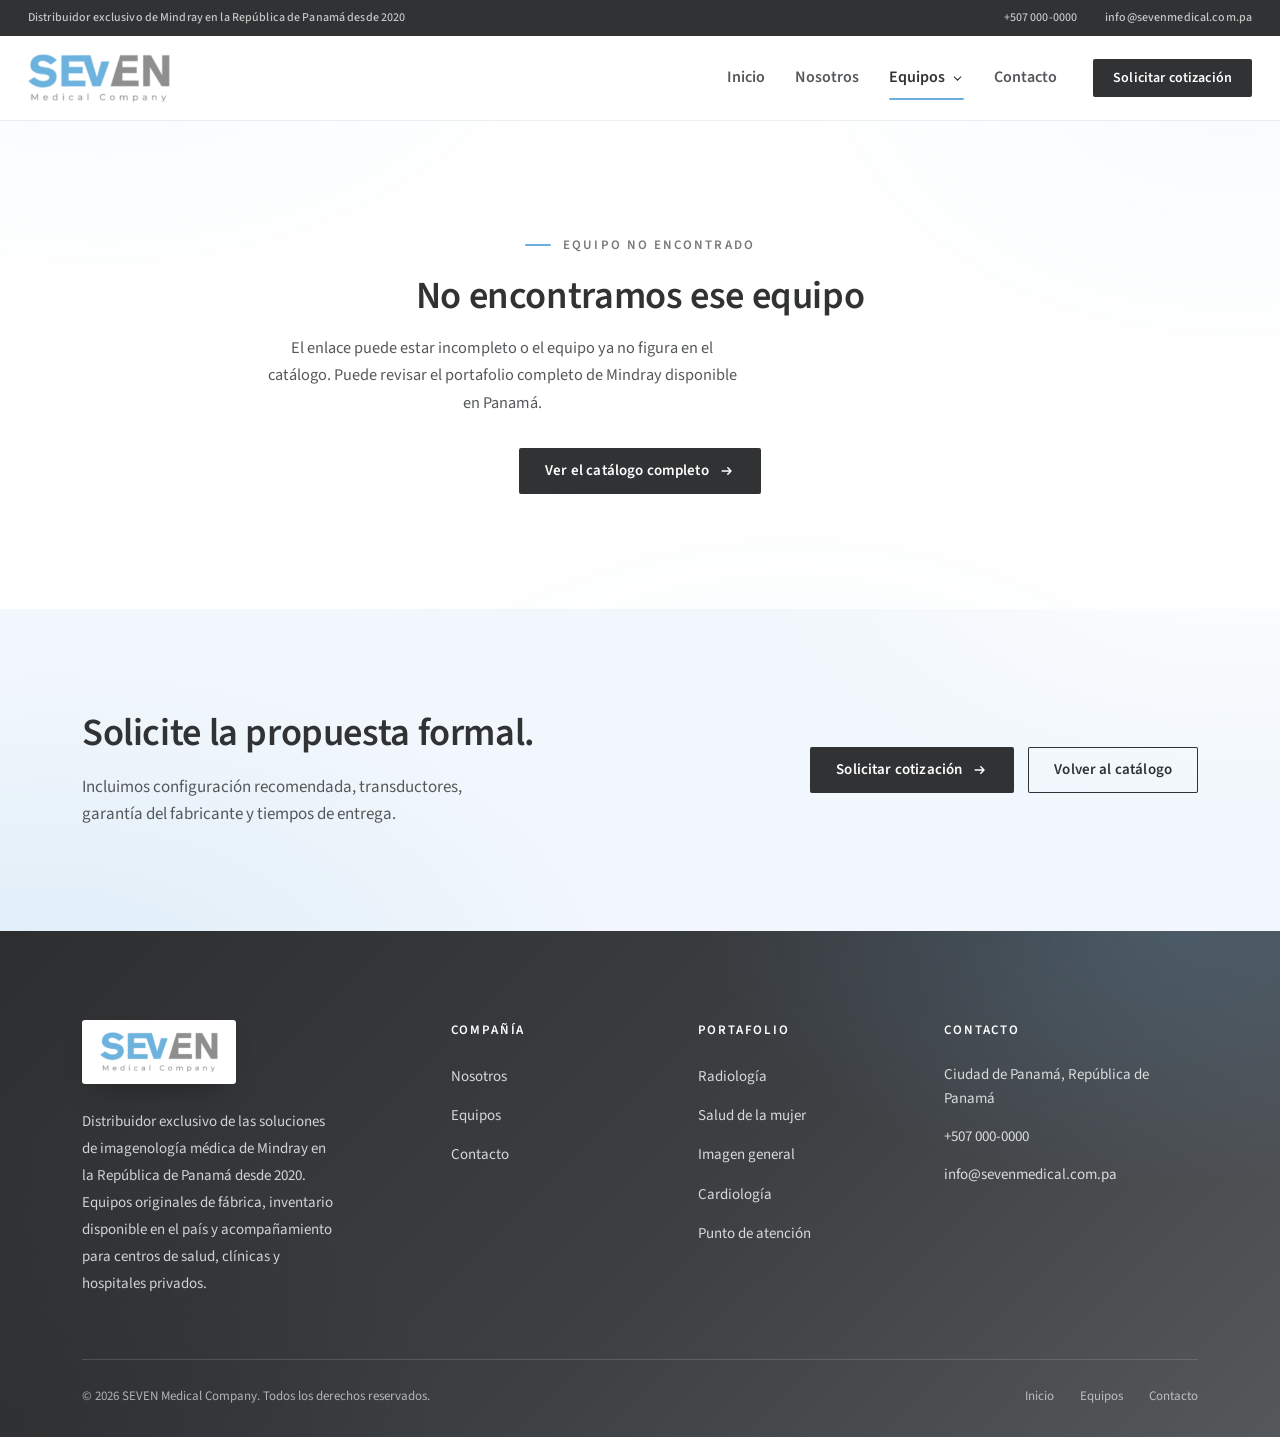
<file: producto.html>
<!DOCTYPE html>
<html lang="es">
<head>
<meta charset="UTF-8">
<meta name="viewport" content="width=device-width, initial-scale=1">
<title>Ficha de equipo | SEVEN Medical Company</title>
<meta name="description" content="Ficha técnica de equipos de ultrasonido Mindray disponibles en Panamá con SEVEN Medical Company, distribuidor exclusivo desde 2020.">
<meta name="theme-color" content="#1D2124">
<link rel="icon" href="assets/img/logo-seven-mark.png">
<link rel="preconnect" href="https://fonts.googleapis.com">
<link rel="preconnect" href="https://fonts.gstatic.com" crossorigin>
<link rel="stylesheet" href="https://fonts.googleapis.com/css2?family=Source+Sans+3:wght@300;400;600;700&display=swap">
<link rel="stylesheet" href="assets/css/seven.css?v=15">
<script>document.documentElement.className+=' js';setTimeout(function(){if(!window.__sevenReady)document.documentElement.classList.remove('js')},2500);</script>
</head>
<body>

<a class="skip-link" href="#main">Ir al contenido</a>
<div class="scroll-progress" aria-hidden="true"></div>
<div class="utility-bar">
  <div class="container utility-bar__inner">
    <span class="utility-bar__tag">Distribuidor exclusivo de Mindray en la República de Panamá desde 2020</span>
    <div class="utility-bar__links">
      <a href="tel:+507000000">
        <span>+507 000-0000</span>
      </a>
      <a href="mailto:info@sevenmedical.com.pa">
        <span>info@sevenmedical.com.pa</span>
      </a>
    </div>
  </div>
</div>

<header class="site-header">
  <div class="container site-header__inner">
    <a class="brand" href="index.html" aria-label="SEVEN Medical Company, ir al inicio">
      <img src="assets/img/logo-seven-mark.png" alt="SEVEN Medical Company" width="437" height="148">
    </a>
    <nav class="nav" aria-label="Navegación principal">
      <div class="nav__item"><a class="nav__link" href="index.html">Inicio</a></div>
      <div class="nav__item"><a class="nav__link" href="nosotros.html">Nosotros</a></div>
      <div class="nav__item nav__item--has-mega">
        <a class="nav__link" href="productos.html" aria-current="page" aria-expanded="false">Equipos
          <svg class="nav__chev" width="13" height="13" viewBox="0 0 24 24" fill="none" aria-hidden="true"><path d="M6 9l6 6 6-6" stroke="currentColor" stroke-width="2" stroke-linecap="round"/></svg>
        </a>
        <div class="mega">
          <div class="mega__cols">
            <span class="mega__title">Portafolio Mindray en Panamá</span>
            <a class="mega__link" href="productos.html#radiologia"><b>Radiología</b><span>Resona A20 · I10 · I9 · I8 · Consona N9 · N7 · N6</span></a>
            <a class="mega__link" href="productos.html#mujer"><b>Salud de la mujer</b><span>Nuewa I10 · I9 · I8 · N9</span></a>
            <a class="mega__link" href="productos.html#general"><b>Imagen general</b><span>MX7 · MX6 · MX5 · MX3 · MU9 · MU7</span></a>
            <a class="mega__link" href="productos.html#cardio"><b>Cardiología</b><span>Recho R9</span></a>
            <a class="mega__link" href="productos.html#poc"><b>Punto de atención</b><span>TE X20</span></a>
            <a class="mega__link" href="productos.html"><b>Ver todo el catálogo</b><span>19 equipos disponibles</span></a>
          </div>
          <div class="mega__feature">
            <img src="images/resona-a20-sm.png" alt="Resona A20" width="360" height="360" loading="lazy">
            <div>
          <span class="eyebrow" style="margin-bottom:6px">Tope de gama</span>
              <b style="display:block;font-size:.9375rem;margin-bottom:10px">Resona A20</b>
              <a class="arrow-link" href="producto.html?id=resona-a20">Ver ficha
                <svg width="14" height="14" viewBox="0 0 20 20" fill="none" aria-hidden="true"><path d="M4 10h11m0 0l-4-4m4 4l-4 4" stroke="currentColor" stroke-width="1.8" stroke-linecap="round" stroke-linejoin="round"/></svg>
              </a>
            </div>
          </div>
        </div>
      </div>
      <div class="nav__item"><a class="nav__link" href="contacto.html">Contacto</a></div>
    </nav>
    <a class="btn btn--primary btn--sm" href="contacto.html">Solicitar cotización</a>
    <button class="burger" type="button" aria-expanded="false" aria-controls="drawer" aria-label="Abrir menú de navegación">
      <span class="burger__box" aria-hidden="true"><i></i><i></i><i></i></span>
    </button>
  </div>
</header>

<div class="drawer" id="drawer" aria-hidden="true">
  <div class="container">
    <nav class="drawer__nav" aria-label="Navegación móvil">
      <a class="drawer__link" style="--i:0" href="index.html">Inicio</a>
      <a class="drawer__link" style="--i:1" href="nosotros.html">Nosotros</a>
      <a class="drawer__link" style="--i:2" href="productos.html" aria-current="page">Equipos</a>
      <div class="drawer__sub">
        <a href="productos.html#radiologia">Radiología</a>
        <a href="productos.html#mujer">Salud de la mujer</a>
        <a href="productos.html#general">Imagen general</a>
        <a href="productos.html#cardio">Cardiología</a>
        <a href="productos.html#poc">Punto de atención</a>
      </div>
      <a class="drawer__link" style="--i:3" href="contacto.html">Contacto</a>
    </nav>
    <div class="drawer__foot">
      <a class="btn btn--primary btn--block" href="contacto.html">Solicitar cotización</a>
      <a class="btn btn--outline btn--block" href="tel:+507000000">Llamar +507 000-0000</a>
    </div>
  </div>
</div>

<main id="main">
  <!-- El contenido de la ficha se construye a partir de ?id= -->
  <div id="pdRoot"></div>
    <noscript>
    <section class="section">
      <div class="container container--narrow" style="text-align:center">
        <h1 class="h-lg" style="margin-bottom:14px">Ficha de equipo</h1>
        <p class="body">Para ver esta ficha necesita JavaScript activado. También puede escribirnos a
          <a class="u-link" href="mailto:info@sevenmedical.com.pa">info@sevenmedical.com.pa</a> y le enviamos
          la ficha técnica en PDF.</p>
      </div>
    </section>
  </noscript>

  <!-- CTA -->
  <section class="cta-band">
    <div class="container cta-band__inner">
      <div class="reveal">
        <h2 class="h-xl">Solicite la propuesta formal.</h2>
        <p>Incluimos configuración recomendada, transductores, garantía del fabricante y tiempos de entrega.</p>
      </div>
      <div class="cta-band__actions reveal" style="--delay:120ms">
        <a class="btn btn--light" href="contacto.html">Solicitar cotización
          <svg width="16" height="16" viewBox="0 0 20 20" fill="none" aria-hidden="true"><path d="M4 10h11m0 0l-4-4m4 4l-4 4" stroke="currentColor" stroke-width="1.8" stroke-linecap="round" stroke-linejoin="round"/></svg>
        </a>
        <a class="btn btn--ghost-dark" href="productos.html">Volver al catálogo</a>
      </div>
    </div>
  </section>
</main>

<footer class="site-footer">
  <div class="container">
    <div class="footer-grid">
      <div>
        <span class="footer-brand"><img src="assets/img/logo-seven-mark.png" alt="SEVEN Medical Company" width="437" height="148"></span>
        <p class="footer-about">Distribuidor exclusivo de las soluciones de imagenología médica de Mindray en la República de Panamá desde 2020. Equipos originales de fábrica, inventario disponible en el país y acompañamiento para centros de salud, clínicas y hospitales privados.</p>
      </div>
      <div class="footer-col">
        <h3>Compañía</h3>
        <ul>
          <li><a href="nosotros.html">Nosotros</a></li>
          <li><a href="productos.html">Equipos</a></li>
          <li><a href="contacto.html">Contacto</a></li>
        </ul>
      </div>
      <div class="footer-col">
        <h3>Portafolio</h3>
        <ul>
          <li><a href="productos.html#radiologia">Radiología</a></li>
          <li><a href="productos.html#mujer">Salud de la mujer</a></li>
          <li><a href="productos.html#general">Imagen general</a></li>
          <li><a href="productos.html#cardio">Cardiología</a></li>
          <li><a href="productos.html#poc">Punto de atención</a></li>
        </ul>
      </div>
      <div class="footer-col">
        <h3>Contacto</h3>
        <div class="footer-contact">
          <div>
            Ciudad de Panamá, República de Panamá
          </div>
          <div>
            <a href="tel:+507000000">+507 000-0000</a>
          </div>
          <div>
            <a href="mailto:info@sevenmedical.com.pa">info@sevenmedical.com.pa</a>
          </div>
        </div>
      </div>
    </div>
    <div class="footer-bar">
      <p>© <span data-year>2026</span> SEVEN Medical Company. Todos los derechos reservados.</p>
      <div class="footer-bar__links">
        <a href="index.html">Inicio</a>
        <a href="productos.html">Equipos</a>
        <a href="contacto.html">Contacto</a>
      </div>
    </div>
  </div>
</footer>

<button class="to-top" type="button" aria-label="Volver arriba">
  <svg width="18" height="18" viewBox="0 0 24 24" fill="none" aria-hidden="true"><path d="M12 19V5m0 0l-6 6m6-6l6 6" stroke="currentColor" stroke-width="2" stroke-linecap="round" stroke-linejoin="round"/></svg>
</button>

<script src="assets/js/data.js?v=4"></script>
<script src="assets/js/seven.js?v=3"></script>
</body>
</html>
</file>
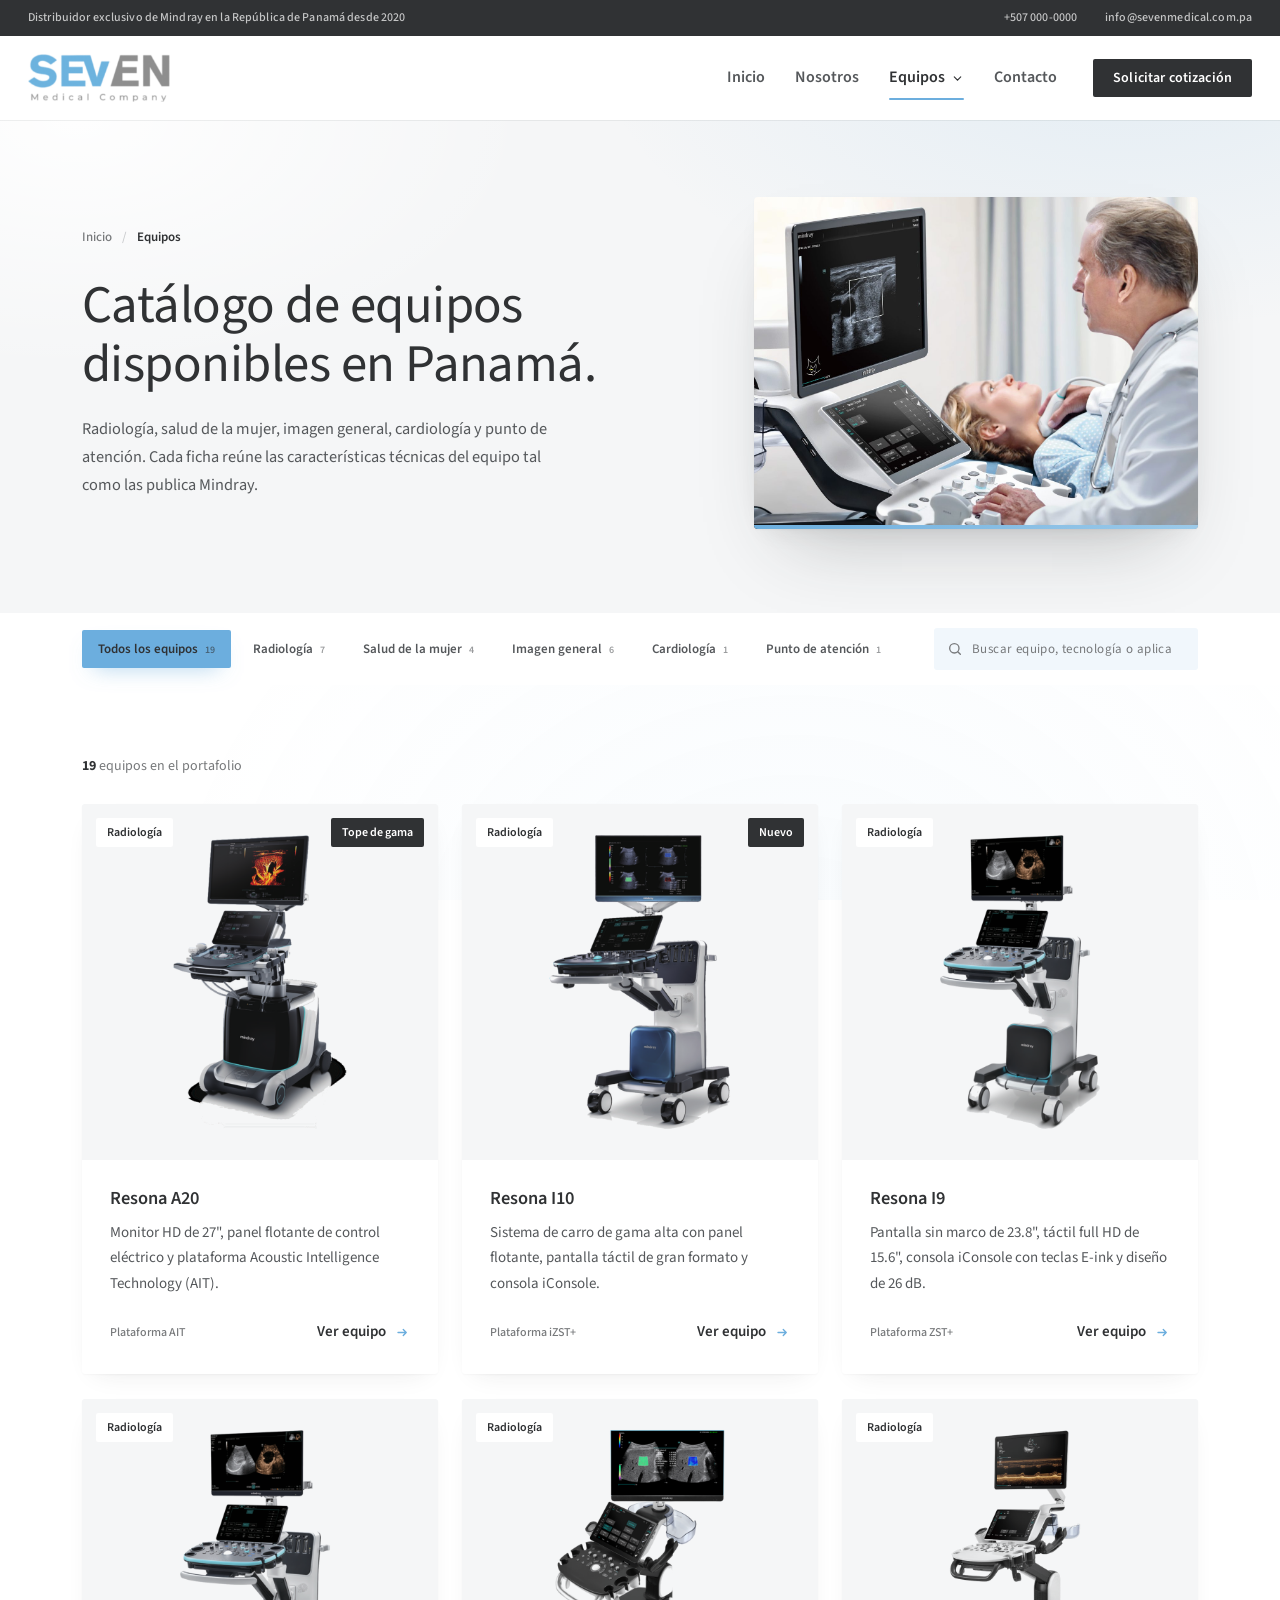
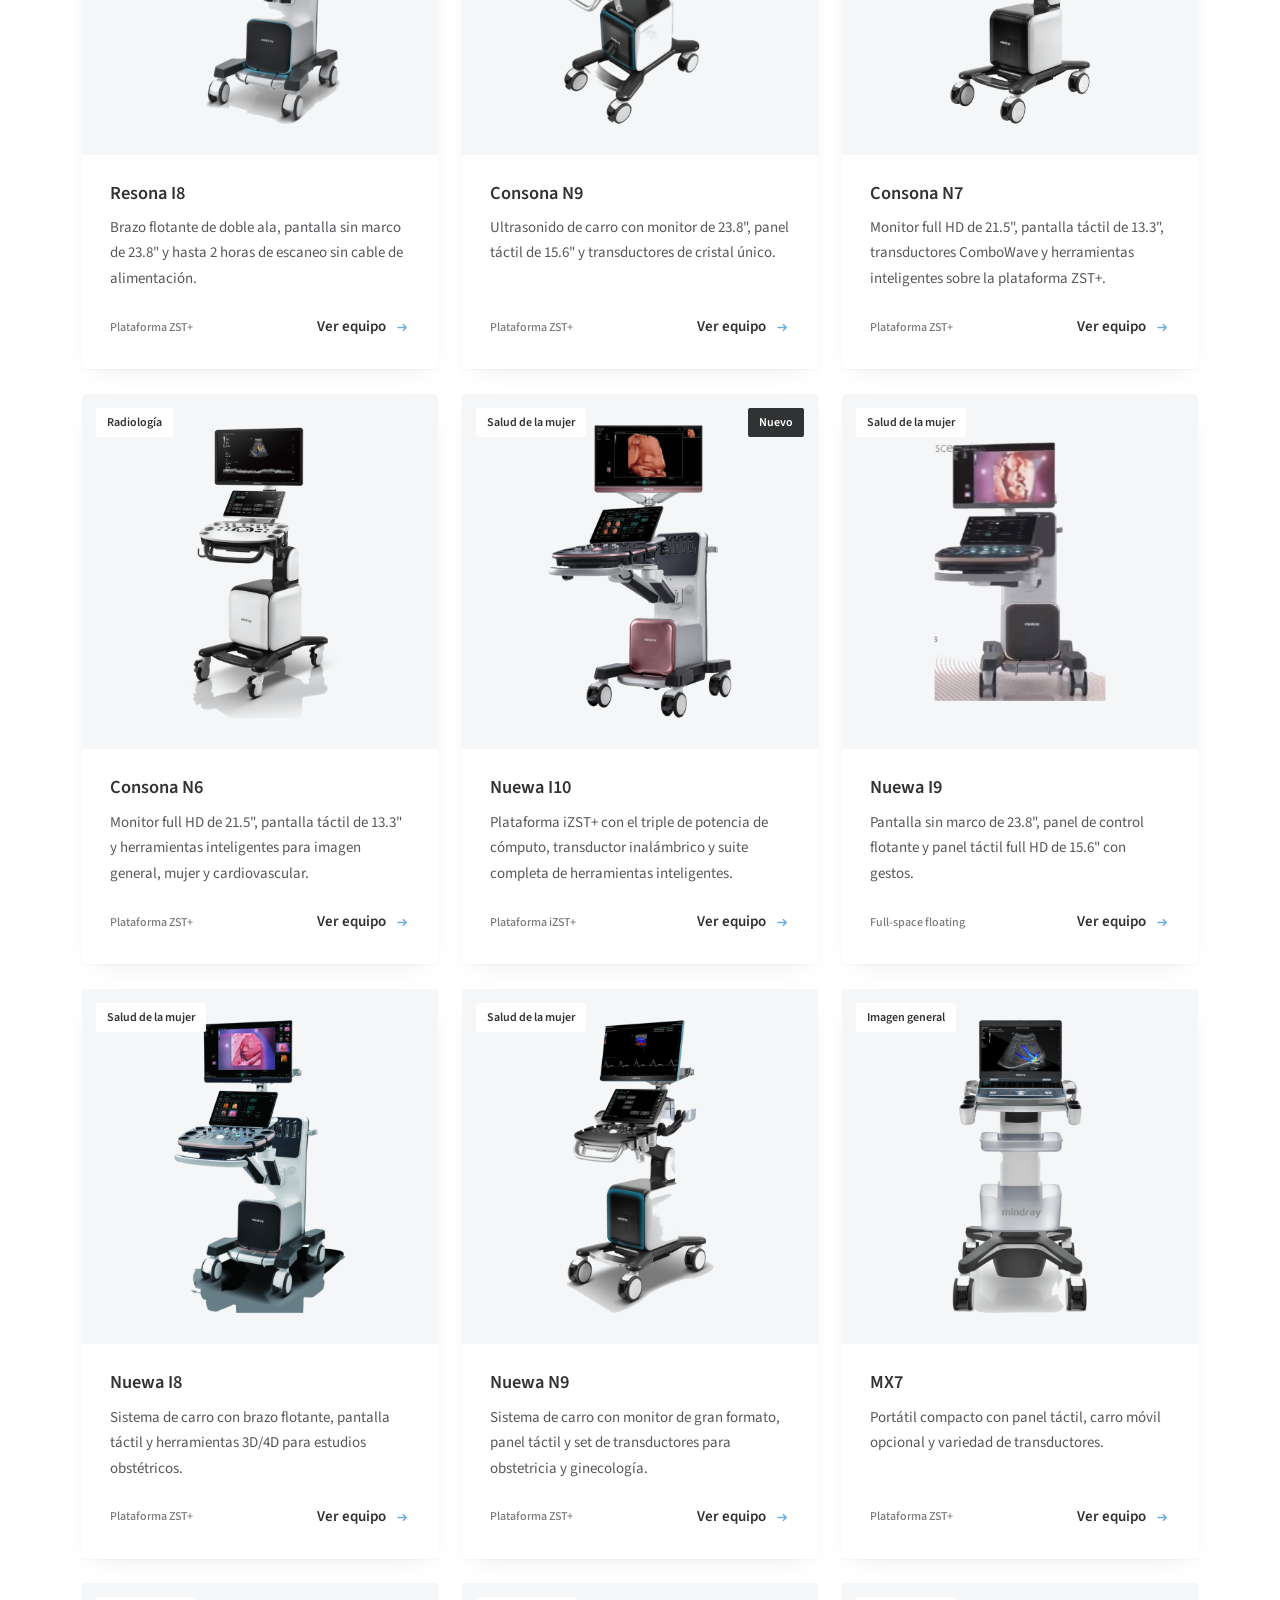
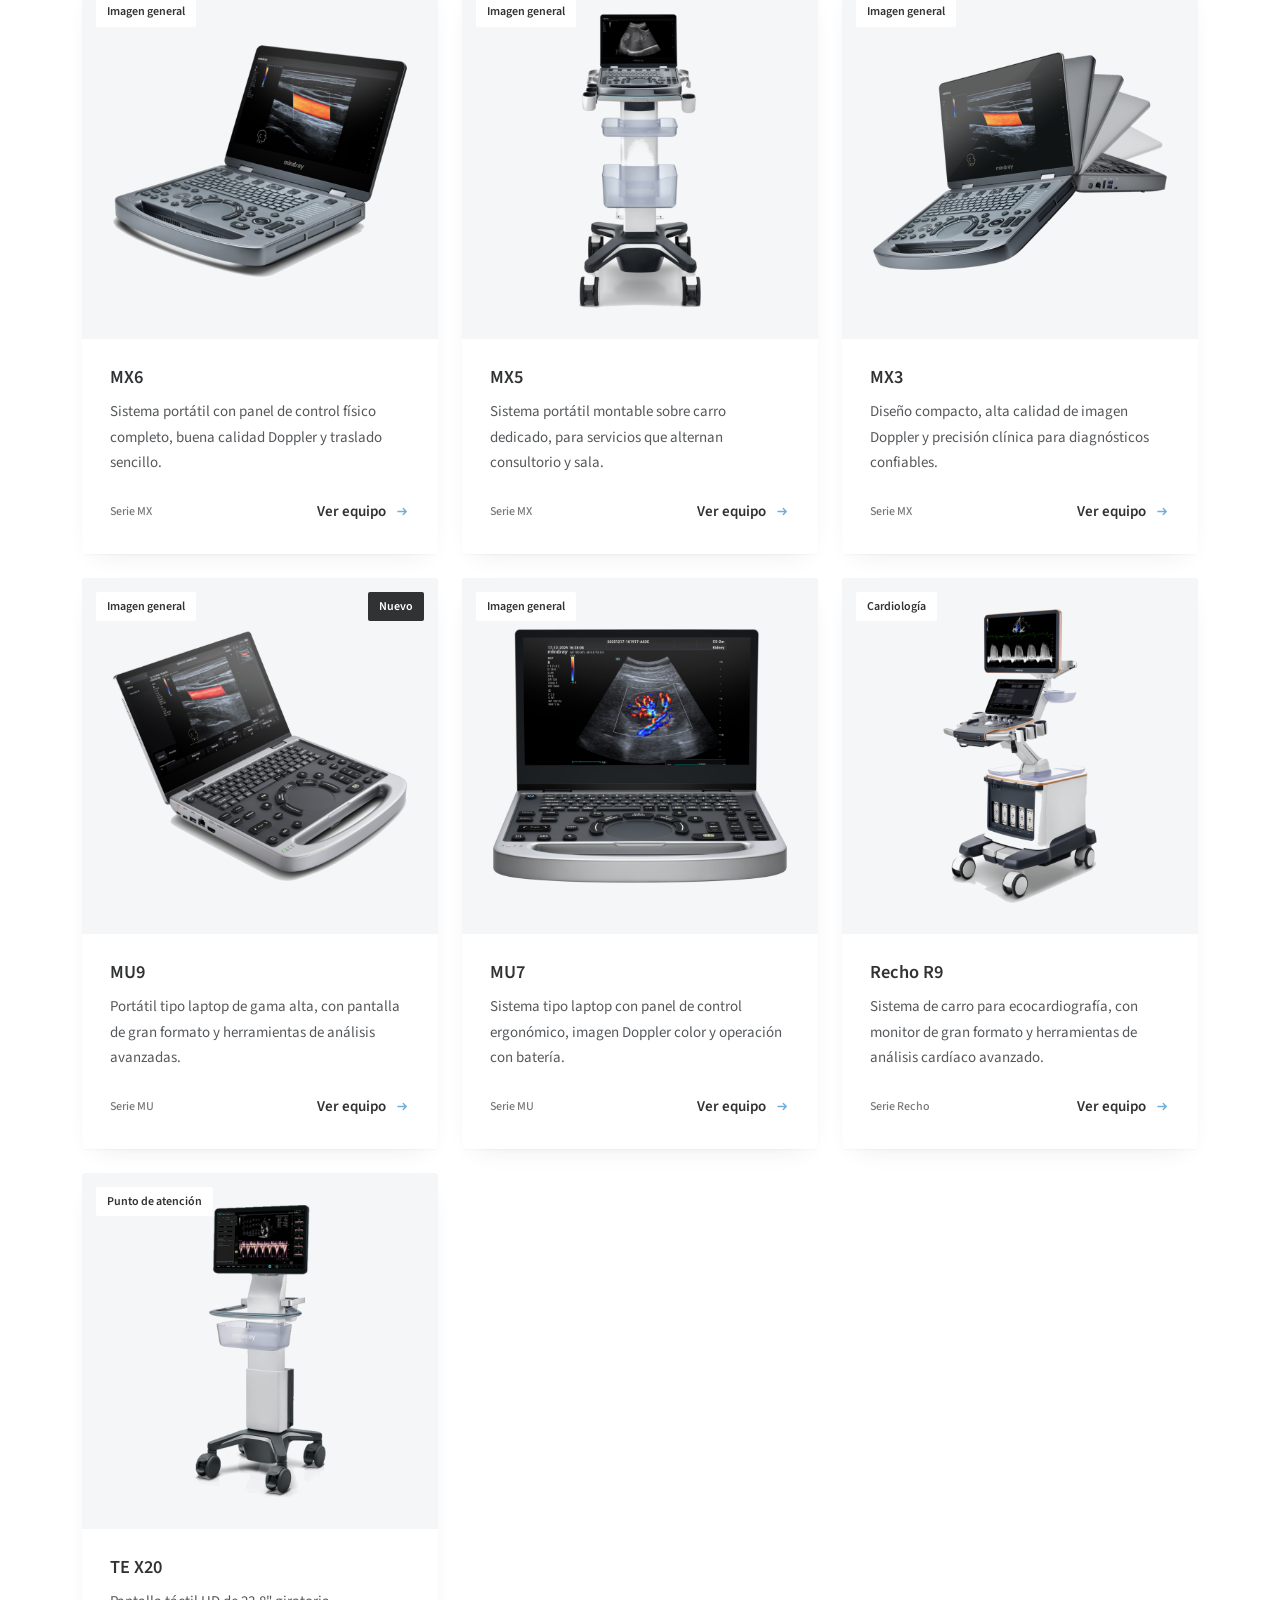
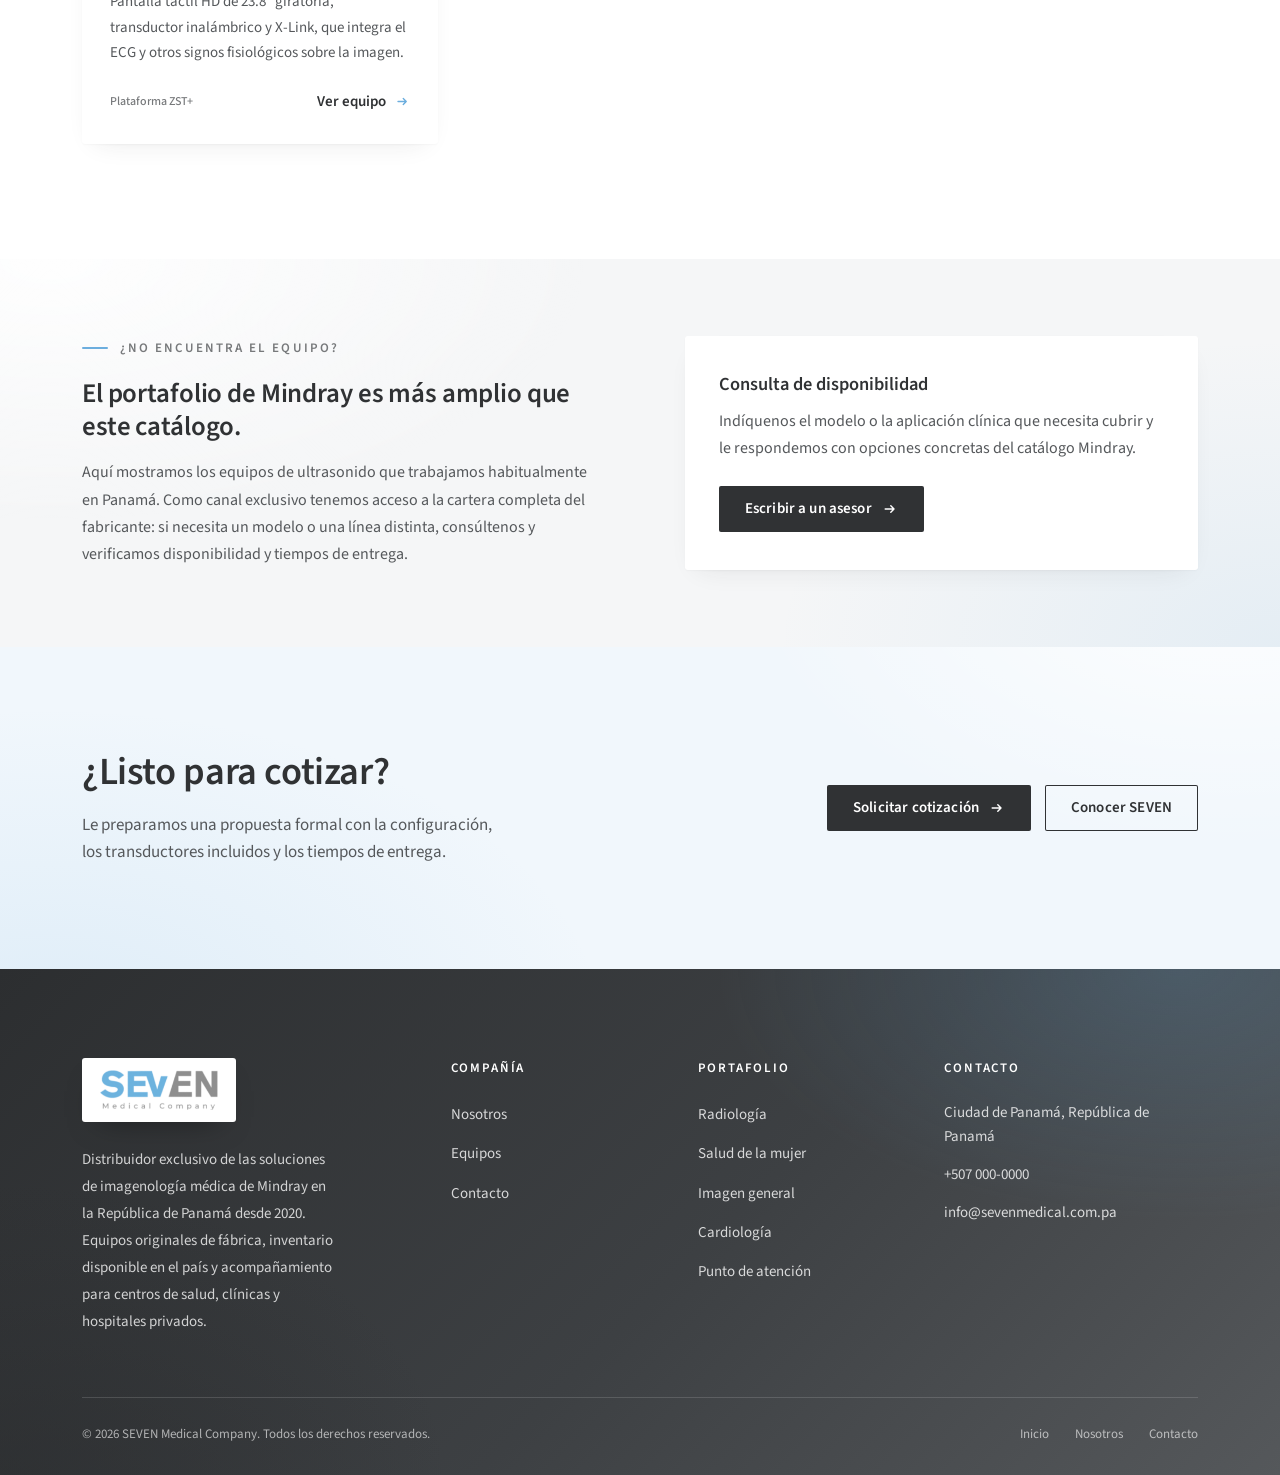
<file: productos.html>
<!DOCTYPE html>
<html lang="es">
<head>
<meta charset="UTF-8">
<meta name="viewport" content="width=device-width, initial-scale=1">
<title>Equipos Mindray en Panamá | Catálogo — SEVEN Medical Company</title>
<meta name="description" content="Catálogo de equipos de ultrasonido Mindray disponibles en Panamá: Resona A20, I10, I9 e I8, Consona N9, N7 y N6, serie Nuewa (I10, I9, I8, N9), portátiles MX7, MX6, MX5, MX3, MU9 y MU7, el cardiovascular Recho R9 y el TE X20 para punto de atención, con fichas técnicas oficiales.">
<meta name="theme-color" content="#1D2124">
<link rel="icon" href="assets/img/logo-seven-mark.png">
<link rel="preconnect" href="https://fonts.googleapis.com">
<link rel="preconnect" href="https://fonts.gstatic.com" crossorigin>
<link rel="stylesheet" href="https://fonts.googleapis.com/css2?family=Source+Sans+3:wght@300;400;600;700&display=swap">
<link rel="stylesheet" href="assets/css/seven.css?v=15">
<script>document.documentElement.className+=' js';setTimeout(function(){if(!window.__sevenReady)document.documentElement.classList.remove('js')},2500);</script>
</head>
<body>

<a class="skip-link" href="#main">Ir al contenido</a>
<div class="scroll-progress" aria-hidden="true"></div>
<div class="utility-bar">
  <div class="container utility-bar__inner">
    <span class="utility-bar__tag">Distribuidor exclusivo de Mindray en la República de Panamá desde 2020</span>
    <div class="utility-bar__links">
      <a href="tel:+507000000">
        <span>+507 000-0000</span>
      </a>
      <a href="mailto:info@sevenmedical.com.pa">
        <span>info@sevenmedical.com.pa</span>
      </a>
    </div>
  </div>
</div>

<header class="site-header">
  <div class="container site-header__inner">
    <a class="brand" href="index.html" aria-label="SEVEN Medical Company, ir al inicio">
      <img src="assets/img/logo-seven-mark.png" alt="SEVEN Medical Company" width="437" height="148">
    </a>
    <nav class="nav" aria-label="Navegación principal">
      <div class="nav__item"><a class="nav__link" href="index.html">Inicio</a></div>
      <div class="nav__item"><a class="nav__link" href="nosotros.html">Nosotros</a></div>
      <div class="nav__item nav__item--has-mega">
        <a class="nav__link" href="productos.html" aria-current="page" aria-expanded="false">Equipos
          <svg class="nav__chev" width="13" height="13" viewBox="0 0 24 24" fill="none" aria-hidden="true"><path d="M6 9l6 6 6-6" stroke="currentColor" stroke-width="2" stroke-linecap="round"/></svg>
        </a>
        <div class="mega">
          <div class="mega__cols">
            <span class="mega__title">Portafolio Mindray en Panamá</span>
            <a class="mega__link" href="productos.html#radiologia"><b>Radiología</b><span>Resona A20 · I10 · I9 · I8 · Consona N9 · N7 · N6</span></a>
            <a class="mega__link" href="productos.html#mujer"><b>Salud de la mujer</b><span>Nuewa I10 · I9 · I8 · N9</span></a>
            <a class="mega__link" href="productos.html#general"><b>Imagen general</b><span>MX7 · MX6 · MX5 · MX3 · MU9 · MU7</span></a>
            <a class="mega__link" href="productos.html#cardio"><b>Cardiología</b><span>Recho R9</span></a>
            <a class="mega__link" href="productos.html#poc"><b>Punto de atención</b><span>TE X20</span></a>
            <a class="mega__link" href="productos.html"><b>Ver todo el catálogo</b><span>19 equipos disponibles</span></a>
          </div>
          <div class="mega__feature">
            <img src="images/resona-a20-sm.png" alt="Resona A20" width="360" height="360" loading="lazy">
            <div>
          <span class="eyebrow" style="margin-bottom:6px">Tope de gama</span>
              <b style="display:block;font-size:.9375rem;margin-bottom:10px">Resona A20</b>
              <a class="arrow-link" href="producto.html?id=resona-a20">Ver ficha
                <svg width="14" height="14" viewBox="0 0 20 20" fill="none" aria-hidden="true"><path d="M4 10h11m0 0l-4-4m4 4l-4 4" stroke="currentColor" stroke-width="1.8" stroke-linecap="round" stroke-linejoin="round"/></svg>
              </a>
            </div>
          </div>
        </div>
      </div>
      <div class="nav__item"><a class="nav__link" href="contacto.html">Contacto</a></div>
    </nav>
    <a class="btn btn--primary btn--sm" href="contacto.html">Solicitar cotización</a>
    <button class="burger" type="button" aria-expanded="false" aria-controls="drawer" aria-label="Abrir menú de navegación">
      <span class="burger__box" aria-hidden="true"><i></i><i></i><i></i></span>
    </button>
  </div>
</header>

<div class="drawer" id="drawer" aria-hidden="true">
  <div class="container">
    <nav class="drawer__nav" aria-label="Navegación móvil">
      <a class="drawer__link" style="--i:0" href="index.html">Inicio</a>
      <a class="drawer__link" style="--i:1" href="nosotros.html">Nosotros</a>
      <a class="drawer__link" style="--i:2" href="productos.html" aria-current="page">Equipos</a>
      <div class="drawer__sub">
        <a href="productos.html#radiologia">Radiología</a>
        <a href="productos.html#mujer">Salud de la mujer</a>
        <a href="productos.html#general">Imagen general</a>
        <a href="productos.html#cardio">Cardiología</a>
        <a href="productos.html#poc">Punto de atención</a>
      </div>
      <a class="drawer__link" style="--i:3" href="contacto.html">Contacto</a>
    </nav>
    <div class="drawer__foot">
      <a class="btn btn--primary btn--block" href="contacto.html">Solicitar cotización</a>
      <a class="btn btn--outline btn--block" href="tel:+507000000">Llamar +507 000-0000</a>
    </div>
  </div>
</div>

<main id="main">

  <!-- Encabezado -->
  <section class="page-hero">
    <div class="container">
      <div class="page-hero__grid">
        <div class="page-hero__inner">
          <nav class="crumbs" aria-label="Ruta de navegación">
            <a href="index.html">Inicio</a><span>/</span><b>Equipos</b>
          </nav>
          <h1 class="h-xxl page-hero__title balance">Catálogo de equipos disponibles en Panamá.</h1>
          <p class="lead page-hero__lead">
            Radiología, salud de la mujer, imagen general, cardiología y punto de atención. Cada ficha reúne las características
            técnicas del equipo tal como las publica Mindray.
          </p>
        </div>
        <figure class="page-hero__photo reveal reveal--scale">
          <img src="images/fotos/escaneo.jpg" alt="Médico realizando un estudio con un ultrasonido Mindray de la serie Consona" width="1600" height="1067">
        </figure>
      </div>
    </div>
  </section>

  <!-- Barra de filtros -->
  <div class="catalog-toolbar">
    <div class="container catalog-toolbar__inner">
      <div class="filters" id="prodFilters" role="group" aria-label="Filtrar por categoría"></div>
      <div class="searchbox">
        <svg width="16" height="16" viewBox="0 0 24 24" fill="none" aria-hidden="true"><circle cx="11" cy="11" r="7" stroke="currentColor" stroke-width="2"/><path d="M20 20l-3.5-3.5" stroke="currentColor" stroke-width="2" stroke-linecap="round"/></svg>
        <label class="sr-only" for="prodSearch">Buscar equipos</label>
        <input type="search" id="prodSearch" placeholder="Buscar equipo, tecnología o aplicación…" autocomplete="off">
      </div>
    </div>
  </div>

  <!-- Catálogo -->
  <section class="section" style="padding-top:34px">
    <div class="container">
      <p class="catalog-count" id="prodCount" aria-live="polite"></p>
      <noscript>
        <div class="empty-state">
          <p class="body">El catálogo interactivo necesita JavaScript. Escríbanos a
            <a class="u-link" href="mailto:info@sevenmedical.com.pa">info@sevenmedical.com.pa</a> y le enviamos el
            portafolio completo en PDF.</p>
        </div>
      </noscript>
      <div class="prod-grid" id="prodGrid" data-stagger="90"></div>
      <div class="empty-state" id="prodEmpty" style="display:none">
        <svg width="34" height="34" viewBox="0 0 24 24" fill="none" aria-hidden="true"><circle cx="11" cy="11" r="7" stroke="currentColor" stroke-width="1.8"/><path d="M20 20l-3.5-3.5" stroke="currentColor" stroke-width="1.8" stroke-linecap="round"/></svg>
        <h3 class="h-md" style="margin-bottom:10px">Sin resultados</h3>
        <p class="body" style="max-width:440px;margin:0 auto">No encontramos equipos con esos criterios. Pruebe con
          otro término o escríbanos: el portafolio Mindray es amplio y podemos cotizar equipos que no figuran aquí.</p>
        <div style="margin-top:24px">
          <a class="btn btn--primary" href="contacto.html">Consultar disponibilidad
            <svg width="16" height="16" viewBox="0 0 20 20" fill="none" aria-hidden="true"><path d="M4 10h11m0 0l-4-4m4 4l-4 4" stroke="currentColor" stroke-width="1.8" stroke-linecap="round" stroke-linejoin="round"/></svg>
          </a>
        </div>
      </div>
    </div>
  </section>

  <!-- Nota de portafolio -->
  <section class="section section--tight section--alt">
    <div class="container">
      <div class="split">
        <div class="reveal reveal--left">
          <span class="eyebrow">¿No encuentra el equipo?</span>
          <h2 class="h-lg" style="margin-bottom:16px">El portafolio de Mindray es más amplio que este catálogo.</h2>
          <p class="body">Aquí mostramos los equipos de ultrasonido que trabajamos habitualmente en Panamá.
            Como canal exclusivo tenemos acceso a la cartera completa del fabricante: si necesita un modelo o
            una línea distinta, consúltenos y verificamos disponibilidad y tiempos de entrega.</p>
        </div>
        <div class="reveal reveal--right" style="--delay:100ms">
          <div class="card">
            <h3 class="h-md card__title">Consulta de disponibilidad</h3>
            <p class="body" style="margin-bottom:24px">Indíquenos el modelo o la aplicación clínica que necesita
              cubrir y le respondemos con opciones concretas del catálogo Mindray.</p>
            <a class="btn btn--primary" href="contacto.html">Escribir a un asesor
              <svg width="16" height="16" viewBox="0 0 20 20" fill="none" aria-hidden="true"><path d="M4 10h11m0 0l-4-4m4 4l-4 4" stroke="currentColor" stroke-width="1.8" stroke-linecap="round" stroke-linejoin="round"/></svg>
            </a>
          </div>
        </div>
      </div>
    </div>
  </section>

  <!-- CTA -->
  <section class="cta-band">
    <div class="container cta-band__inner">
      <div class="reveal">
        <h2 class="h-xl">¿Listo para cotizar?</h2>
        <p>Le preparamos una propuesta formal con la configuración, los transductores incluidos y los tiempos de entrega.</p>
      </div>
      <div class="cta-band__actions reveal" style="--delay:120ms">
        <a class="btn btn--light" href="contacto.html">Solicitar cotización
          <svg width="16" height="16" viewBox="0 0 20 20" fill="none" aria-hidden="true"><path d="M4 10h11m0 0l-4-4m4 4l-4 4" stroke="currentColor" stroke-width="1.8" stroke-linecap="round" stroke-linejoin="round"/></svg>
        </a>
        <a class="btn btn--ghost-dark" href="nosotros.html">Conocer SEVEN</a>
      </div>
    </div>
  </section>
</main>

<footer class="site-footer">
  <div class="container">
    <div class="footer-grid">
      <div>
        <span class="footer-brand"><img src="assets/img/logo-seven-mark.png" alt="SEVEN Medical Company" width="437" height="148"></span>
        <p class="footer-about">Distribuidor exclusivo de las soluciones de imagenología médica de Mindray en la República de Panamá desde 2020. Equipos originales de fábrica, inventario disponible en el país y acompañamiento para centros de salud, clínicas y hospitales privados.</p>
      </div>
      <div class="footer-col">
        <h3>Compañía</h3>
        <ul>
          <li><a href="nosotros.html">Nosotros</a></li>
          <li><a href="productos.html">Equipos</a></li>
          <li><a href="contacto.html">Contacto</a></li>
        </ul>
      </div>
      <div class="footer-col">
        <h3>Portafolio</h3>
        <ul>
          <li><a href="productos.html#radiologia">Radiología</a></li>
          <li><a href="productos.html#mujer">Salud de la mujer</a></li>
          <li><a href="productos.html#general">Imagen general</a></li>
          <li><a href="productos.html#cardio">Cardiología</a></li>
          <li><a href="productos.html#poc">Punto de atención</a></li>
        </ul>
      </div>
      <div class="footer-col">
        <h3>Contacto</h3>
        <div class="footer-contact">
          <div>
            Ciudad de Panamá, República de Panamá
          </div>
          <div>
            <a href="tel:+507000000">+507 000-0000</a>
          </div>
          <div>
            <a href="mailto:info@sevenmedical.com.pa">info@sevenmedical.com.pa</a>
          </div>
        </div>
      </div>
    </div>
    <div class="footer-bar">
      <p>© <span data-year>2026</span> SEVEN Medical Company. Todos los derechos reservados.</p>
      <div class="footer-bar__links">
        <a href="index.html">Inicio</a>
        <a href="nosotros.html">Nosotros</a>
        <a href="contacto.html">Contacto</a>
      </div>
    </div>
  </div>
</footer>

<button class="to-top" type="button" aria-label="Volver arriba">
  <svg width="18" height="18" viewBox="0 0 24 24" fill="none" aria-hidden="true"><path d="M12 19V5m0 0l-6 6m6-6l6 6" stroke="currentColor" stroke-width="2" stroke-linecap="round" stroke-linejoin="round"/></svg>
</button>

<script src="assets/js/data.js?v=4"></script>
<script src="assets/js/seven.js?v=3"></script>
</body>
</html>
</file>
<file: assets/css/seven.css>
/* ============================================================
   SEVEN Medical Company — sistema de diseño
   Montserrat · azul marino, azul y cian clínicos
   Fondo blanco, esquinas amplias, botones en píldora
   ============================================================ */

/* 1. Tokens */
:root {
  --serif: 'Myriad Pro', 'MyriadPro', 'Source Sans 3', 'Source Sans Pro', -apple-system, BlinkMacSystemFont, 'Segoe UI', Arial, sans-serif;
  --sans: 'Myriad Pro', 'MyriadPro', 'Source Sans 3', 'Source Sans Pro', -apple-system, BlinkMacSystemFont, 'Segoe UI', Arial, sans-serif;

  /* Paleta del logotipo: azul claro #6CAEDE y gris #8A8A8A (con sus tonos) */
  --navy:      #303234;   /* gris carbón: titulares y superficies oscuras */
  --navy-2:    #3D4043;
  --primary:   #6CAEDE;
  --cyan:      #6CAEDE;
  --cyan-2:    #8A8A8A;
  --cyan-hl:   #6CAEDE;
  --grad:      linear-gradient(135deg, #2C2E30 0%, #3D4043 55%, #55585B 100%);
  --grad-blue: linear-gradient(135deg, #6CAEDE 0%, #84BBE3 55%, #9CCAE9 100%);

  --blue:      #6CAEDE;
  --blue-200:  #C4E0F3;
  --blue-300:  #9CCAE9;
  --blue-600:  #6CAEDE;
  --blue-700:  #6CAEDE;
  --blue-800:  #6CAEDE;
  --blue-100:  #E3EFF9;
  --blue-050:  #F1F7FC;

  /* Gris del logotipo y su escala */
  --gray:      #8A8A8A;
  --gray-300:  #C9CBCD;

  /* Superficies: blanco, gris muy claro y velo azul del logo */
  --paper:     #FFFFFF;
  --paper-2:   #FFFFFF;
  --bone:      #F5F6F7;   /* nivel 1: secciones */
  --bone-2:    #E8EAEC;   /* nivel 3: hover */
  --mist:      #F1F7FC;   /* nivel 2: campos y paneles sobre cualquier fondo */

  /* Texto: escala de grises */
  --ink:       #303234;
  --ink-2:     #3D4043;
  --text:      #303234;
  --text-soft: #55585B;
  --text-muted:#77797B;

  /* Compatibilidad con estilos en línea */
  --bg: var(--paper);
  --bg-alt: var(--bone);
  --border: transparent;

  /* Medidas */
  --container: 1180px;
  --measure: 68ch;
  --gutter: 32px;
  --header-h: 84px;
  --header-h-stuck: 70px;
  --util-h: 36px;
  --r: 3px;
  --r-lg: 4px;
  --r-xl: 6px;

  /* Sombras ultradifusas: sustituyen a cualquier línea */
  --sh-1: 0 1px 2px rgba(40,42,44,.04), 0 10px 26px -14px rgba(40,42,44,.12);
  --sh-2: 0 2px 6px rgba(40,42,44,.05), 0 26px 50px -24px rgba(40,42,44,.20);
  --sh-3: 0 38px 76px -32px rgba(40,42,44,.28);

  /* Grano de papel */
  --grain: url("data:image/svg+xml,%3Csvg xmlns='http://www.w3.org/2000/svg' width='180' height='180'%3E%3Cfilter id='g'%3E%3CfeTurbulence type='fractalNoise' baseFrequency='.9' numOctaves='3' stitchTiles='stitch'/%3E%3C/filter%3E%3Crect width='180' height='180' filter='url(%23g)' opacity='.4'/%3E%3C/svg%3E");
  --mark: url('../img/logo-seven-mark.png');

  --ease: cubic-bezier(.22,.61,.36,1);
  --ease-out: cubic-bezier(.16,1,.3,1);
}

/* 2. Reset */
*, *::before, *::after { box-sizing: border-box; }
* { margin: 0; padding: 0; }

html {
  -webkit-text-size-adjust: 100%;
  scroll-behavior: smooth;
  scroll-padding-top: calc(var(--header-h) + 24px);
}
body {
  position: relative;
  font-family: var(--serif);
  font-optical-sizing: auto;
  font-size: 17px;
  line-height: 1.6;
  color: var(--text);
  background: var(--paper);
  -webkit-font-smoothing: antialiased;
  -moz-osx-font-smoothing: grayscale;
  overflow-x: hidden;
}
body.is-locked { overflow: hidden; }

/* Velo ambiental muy suave: el blanco nunca queda plano */
body::before {
  content: ''; position: fixed; inset: 0; z-index: -1; pointer-events: none;
  background:
    radial-gradient(780px 560px at 8% -8%, rgba(108,174,222,.07), transparent 70%),
    radial-gradient(700px 520px at 96% 4%, rgba(108,174,222,.05), transparent 72%),
    radial-gradient(920px 740px at 62% 106%, rgba(108,174,222,.05), transparent 70%);
  animation: drift 38s var(--ease) infinite alternate;
}

img, svg, video { display: block; max-width: 100%; }
img { height: auto; }
a { color: inherit; text-decoration: none; }
button { font: inherit; color: inherit; background: none; border: 0; cursor: pointer; }
input, textarea, select { font: inherit; color: inherit; }
ul, ol { list-style: none; }
:focus-visible { outline: 2px solid var(--blue-700); outline-offset: 3px; }
::selection { background: var(--blue-100); color: var(--ink); }

.skip-link {
  position: absolute; left: 16px; top: -60px; z-index: 999;
  padding: 10px 18px; background: var(--ink); color: #fff;
  font-family: var(--sans); font-size: 13px; letter-spacing: .04em;
  border-radius: var(--r); transition: top .2s var(--ease);
}
.skip-link:focus { top: 12px; }

/* Solo para lectores de pantalla */
.sr-only {
  position: absolute; width: 1px; height: 1px; margin: -1px; padding: 0;
  overflow: hidden; clip: rect(0 0 0 0); clip-path: inset(50%); white-space: nowrap; border: 0;
}

/* 3. Tipografía */
.h-xxl {
  font-family: var(--serif);
  font-size: clamp(2.2rem, 4.2vw, 3.3rem);
  font-weight: 400;
  line-height: 1.12; letter-spacing: -.01em;
}
.h-xl {
  font-family: var(--serif);
  font-size: clamp(1.8rem, 3vw, 2.5rem);
  font-weight: 600;
  line-height: 1.16; letter-spacing: -.01em;
}
.h-lg {
  font-family: var(--serif);
  font-size: clamp(1.4rem, 2.1vw, 1.8rem);
  font-weight: 600;
  line-height: 1.24; letter-spacing: -.005em;
}
.h-md {
  font-family: var(--serif);
  font-size: clamp(1.15rem, 1.4vw, 1.3rem);
  font-weight: 600;
  line-height: 1.32;
}
.h-sm { font-family: var(--serif); font-weight: 600; font-size: 1.08rem; line-height: 1.4; }

.lead {
  font-size: clamp(1.02rem, 1.25vw, 1.15rem);
  line-height: 1.7; color: var(--text-soft); max-width: 60ch;
  text-wrap: pretty;
}
.body { font-size: 1rem; line-height: 1.7; color: var(--text-soft); max-width: var(--measure); text-wrap: pretty; }
.body + .body { margin-top: 1.1em; }
.small { font-family: var(--sans); font-size: .84375rem; line-height: 1.7; color: var(--text-muted); }
.tiny { font-family: var(--sans); font-size: .75rem; line-height: 1.6; color: var(--text-muted); }

.eyebrow {
  display: block; font-family: var(--sans);
  font-size: .8125rem; font-weight: 600; letter-spacing: .16em;
  text-transform: uppercase; color: var(--text-muted);
  margin-bottom: 18px;
}
.eyebrow::before {
  content: ''; display: inline-block; vertical-align: middle;
  width: 26px; height: 2px; margin: -2px 12px 0 0; border-radius: 2px; background: var(--blue);
}
.eyebrow--light { color: rgba(255,255,255,.78); }
.text-blue { color: inherit; }
.balance { text-wrap: balance; }
::selection { background: var(--blue-100); color: var(--ink); }
/* Sin cursivas ni palabras teñidas dentro del texto: una sola voz tipográfica. */
em, .italic { font-style: normal; }
.accent-bar, .divider, hr { display: none; }

/* 4. Layout y tonos de sección */
.container { width: 100%; max-width: var(--container); margin-inline: auto; padding-inline: var(--gutter); }
.container--narrow { max-width: 820px; }

.section { position: relative; padding: clamp(76px, 9vw, 136px) 0; }
.section--tight { padding: clamp(56px, 6vw, 88px) 0; }
.section > * { position: relative; z-index: 1; }

.section--alt, .section--dark, .cta-band, .hero, .page-hero, .site-footer { overflow: hidden; }

.section--alt { background: var(--bone); }
.section--alt::before {
  content: ''; position: absolute; inset: 0; z-index: 0; pointer-events: none;
  background:
    radial-gradient(860px 420px at 4% 0%, rgba(255,255,255,.92), transparent 62%),
    radial-gradient(720px 440px at 100% 100%, rgba(108,174,222,.12), transparent 70%);
}
.section--blue { background: var(--mist); }

/* La sección de acento: velo azul del logo, más saturado */
.section--dark { background: var(--mist); }
.section--dark::before {
  content: ''; position: absolute; inset: 0; z-index: 0; pointer-events: none;
  background:
    radial-gradient(760px 470px at 92% -12%, rgba(255,255,255,.86), transparent 66%),
    radial-gradient(900px 600px at 0% 108%, rgba(108,174,222,.14), transparent 70%);
}
.section--dark .h-xxl, .section--dark .h-xl, .section--dark .h-lg,
.section--dark .h-md, .section--dark .h-sm { color: var(--ink); }
.section--dark .body, .section--dark .lead { color: var(--text-soft); }
.section--dark .small, .section--dark .tiny { color: var(--text-muted); }

.section-head { max-width: 640px; margin-bottom: clamp(44px, 5vw, 68px); }
.section-head--center { margin-inline: auto; text-align: center; }
.section-head--center .lead { margin-inline: auto; }

.grid { display: grid; gap: clamp(18px, 2vw, 28px); }
.grid-2 { grid-template-columns: repeat(2, 1fr); }
.grid-3 { grid-template-columns: repeat(3, 1fr); }
.grid-4 { grid-template-columns: repeat(4, 1fr); }
.split { display: grid; grid-template-columns: 1fr 1fr; gap: clamp(40px, 7vw, 96px); align-items: center; }
.split--text-first { grid-template-columns: 1.05fr .95fr; }
.split--top { align-items: start; }
.stack-sm > * + * { margin-top: 10px; }
.stack > * + * { margin-top: 20px; }

/* 5. Botones y enlaces */
.btn {
  display: inline-flex; align-items: center; justify-content: center; gap: 10px;
  padding: 14px 26px; border-radius: 2px;
  font-family: var(--sans); font-size: .9375rem; font-weight: 600; letter-spacing: .01em;
  text-transform: none; line-height: 1.2;
  transition: background-color .28s var(--ease), color .28s var(--ease), border-color .28s var(--ease),
              box-shadow .32s var(--ease), transform .25s var(--ease-out);
}
.btn svg { transition: transform .35s var(--ease-out); flex: none; }
.btn:hover svg { transform: translateX(4px); }
.btn:active { transform: scale(.975); }

.btn--primary { background: var(--ink); color: #fff; box-shadow: none; }
.btn--primary:hover { background: var(--blue); color: var(--ink); }

.btn--light { background: var(--ink); color: #fff; }
.btn--light:hover { background: var(--blue); color: var(--ink); }

.btn--cyan { background: var(--blue); color: var(--ink); }
.btn--cyan:hover { background: var(--ink); color: #fff; }

.btn--white { background: #fff; color: var(--ink); }
.btn--white:hover { background: var(--blue); color: var(--ink); }

.btn--outline { color: var(--ink); background: transparent; box-shadow: inset 0 0 0 1px var(--ink); }
.btn--outline:hover { color: #fff; background: var(--ink); }

.btn--ghost-dark { color: var(--ink); background: transparent; box-shadow: inset 0 0 0 1px var(--ink); }
.btn--ghost-dark:hover { color: #fff; background: var(--ink); }

.btn--ghost-light { color: #fff; background: transparent; box-shadow: inset 0 0 0 1px rgba(255,255,255,.85); }
.btn--ghost-light:hover { background: #fff; color: var(--ink); box-shadow: inset 0 0 0 1px #fff; }

.btn--sm { padding: 11px 20px; font-size: .875rem; }
.btn--block { width: 100%; }

.arrow-link {
  display: inline-flex; align-items: center; gap: 9px;
  font-family: var(--sans); font-size: .9375rem; font-weight: 600;
  letter-spacing: 0; text-transform: none; color: var(--ink);
  transition: color .3s var(--ease), gap .3s var(--ease);
}
.arrow-link svg { color: var(--blue); transition: transform .35s var(--ease-out); flex: none; }
.arrow-link:hover { color: var(--text-soft); }
.arrow-link:hover svg { transform: translateX(5px); }
.arrow-link--light { color: var(--ink); }
.arrow-link--light:hover { color: var(--text-soft); }

.u-link { position: relative; display: inline-block; }
.u-link::after {
  content: ''; position: absolute; left: 0; bottom: -1px; width: 100%; height: 1px;
  background: currentColor; transform: scaleX(0); transform-origin: left;
  transition: transform .4s var(--ease-out);
}
.u-link:hover::after { transform: scaleX(1); }

/* 6. Progreso de lectura */
.scroll-progress {
  position: fixed; top: 0; left: 0; z-index: 160;
  height: 2px; width: 100%; background: var(--blue-600);
  transform: scaleX(0); transform-origin: left;
  transition: transform .1s linear; pointer-events: none;
}

/* 7. Cabecera */
.utility-bar {
  background: var(--navy); color: rgba(255,255,255,.72);
  font-family: var(--sans); font-size: .75rem; font-weight: 500; letter-spacing: .01em;
  height: var(--util-h); overflow: hidden;
  transition: height .35s var(--ease), opacity .3s var(--ease);
}
.utility-bar .container { max-width: 1320px; padding-inline: 28px; }
.utility-bar__inner { height: var(--util-h); display: flex; align-items: center; justify-content: space-between; gap: 20px; }
.utility-bar__tag { white-space: nowrap; }
.utility-bar__links { display: flex; align-items: center; gap: 28px; }
.utility-bar a { transition: color .2s; white-space: nowrap; }
.utility-bar a:hover { color: var(--cyan-hl); }

/* Cabecera recta, a todo el ancho y pegada al borde superior */
.site-header {
  position: sticky; top: 0; z-index: 100;
  background: rgba(255,255,255,.95);
  backdrop-filter: saturate(160%) blur(14px);
  -webkit-backdrop-filter: saturate(160%) blur(14px);
  box-shadow: 0 1px 0 rgba(40,42,44,.07);
  transition: box-shadow .4s var(--ease), background-color .4s var(--ease);
}
.site-header > .container { max-width: 1320px; padding-inline: 28px; }
.site-header__inner { height: var(--header-h); display: flex; align-items: center; gap: 22px; transition: height .35s var(--ease); }
.site-header.is-stuck { background: rgba(255,255,255,.98); box-shadow: 0 1px 0 rgba(40,42,44,.06), 0 14px 30px -22px rgba(40,42,44,.45); }
.site-header.is-stuck .site-header__inner { height: var(--header-h-stuck); }

.brand { display: inline-flex; align-items: center; flex: none; margin-right: auto; }
.brand img { height: 48px; width: auto; transition: height .35s var(--ease), opacity .25s var(--ease); }
.site-header.is-stuck .brand img { height: 40px; }
.brand:hover img { opacity: .74; }

.nav { display: flex; align-items: center; gap: 2px; }
.nav__item { position: relative; }
.nav__link {
  position: relative; display: inline-flex; align-items: center; gap: 6px; padding: 9px 14px; border-radius: 0;
  font-family: var(--sans); font-size: 1rem; font-weight: 600;
  letter-spacing: 0; text-transform: none; color: var(--text-soft);
  transition: color .22s var(--ease), background-color .28s var(--ease);
}
.nav__link::after {
  content: ''; position: absolute; left: 14px; right: 14px; bottom: 0; height: 2px; border-radius: 2px;
  background: var(--blue); transform: scaleX(0); transform-origin: left; transition: transform .35s var(--ease-out);
}
.nav__link:hover { color: var(--ink); }
.nav__link:hover::after, .nav__link[aria-current="page"]::after { transform: scaleX(1); }
.nav__link[aria-current="page"] { color: var(--ink); }
.nav__chev { transition: transform .3s var(--ease); }
.nav__item.is-open .nav__chev { transform: rotate(180deg); }

/* Mega menú */
.site-header__inner { position: relative; }
.nav__item--has-mega { position: static; }
.mega {
  position: absolute; top: 100%; left: auto; right: 0;
  transform: translateY(8px);
  width: min(920px, calc(100vw - 32px));
  max-height: calc(100vh - var(--header-h) - 24px); overflow-y: auto;
  background: var(--paper-2); border-radius: var(--r); box-shadow: var(--sh-3), 0 0 0 1px #E6E7E8;
  padding: 30px; display: grid; grid-template-columns: 1.4fr .6fr; gap: 30px;
  opacity: 0; visibility: hidden; pointer-events: none;
  transition: opacity .28s var(--ease), transform .34s var(--ease-out), visibility .28s;
}
.nav__item.is-open .mega { opacity: 1; visibility: visible; pointer-events: auto; transform: translateY(0); }
.mega::before { content: ''; position: absolute; left: 0; right: 0; top: -20px; height: 20px; }
.mega__cols { display: grid; grid-template-columns: repeat(2, 1fr); gap: 4px 24px; align-content: start; }
.mega__title {
  grid-column: 1 / -1; font-family: var(--sans);
  font-size: .6875rem; font-weight: 700; letter-spacing: .2em;
  text-transform: uppercase; color: var(--text-muted); margin-bottom: 6px;
}
.mega__link {
  display: flex; flex-direction: column; gap: 3px; padding: 11px 14px; border-radius: var(--r);
  transition: background-color .28s var(--ease), transform .3s var(--ease);
}
.mega__link:hover { background: var(--mist); transform: translateX(3px); }
.mega__link b { font-family: var(--serif); font-size: 1rem; font-weight: 600; color: var(--ink); }
.mega__link:hover b { color: var(--primary); }
.mega__link span { font-family: var(--sans); font-size: .75rem; letter-spacing: 0; color: var(--text-muted); }
.mega__feature {
  padding: 18px; border-radius: var(--r); background: var(--bone);
  display: flex; flex-direction: column; justify-content: space-between; gap: 14px;
}
.mega__feature img { border-radius: 8px; }

/* Botón móvil */
.burger { display: none; width: 44px; height: 44px; flex: none; align-items: center; justify-content: center; border-radius: 2px; }
.burger:hover { background: rgba(108,174,222,.07); }
.burger__box { position: relative; width: 20px; height: 12px; }
.burger__box i {
  position: absolute; left: 0; height: 1.5px; width: 100%; background: var(--ink); border-radius: 2px;
  transition: transform .35s var(--ease), opacity .2s var(--ease), top .35s var(--ease);
}
.burger__box i:nth-child(1) { top: 0; }
.burger__box i:nth-child(2) { top: 5px; }
.burger__box i:nth-child(3) { top: 10px; }
.burger[aria-expanded="true"] .burger__box i:nth-child(1) { top: 5px; transform: rotate(45deg); }
.burger[aria-expanded="true"] .burger__box i:nth-child(2) { opacity: 0; }
.burger[aria-expanded="true"] .burger__box i:nth-child(3) { top: 5px; transform: rotate(-45deg); }

/* Panel móvil */
.drawer {
  position: fixed; inset: 0; z-index: 99; background: var(--paper);
  display: flex; flex-direction: column;
  padding: calc(var(--header-h) + 24px) 0 32px;
  opacity: 0; visibility: hidden; transform: translateY(-6px);
  transition: opacity .3s var(--ease), transform .38s var(--ease-out), visibility .3s;
  overflow-y: auto; overscroll-behavior: contain;
}
.drawer.is-open { opacity: 1; visibility: visible; transform: translateY(0); }
.drawer__nav { display: flex; flex-direction: column; gap: 4px; }
.drawer__link {
  display: flex; align-items: center; justify-content: space-between;
  padding: 14px 16px; border-radius: var(--r);
  font-family: var(--serif); font-size: 1.4rem; font-weight: 600; letter-spacing: 0; color: var(--navy);
  opacity: 0; transform: translateY(10px);
}
.drawer.is-open .drawer__link { animation: fadeUp .5s var(--ease-out) forwards; animation-delay: calc(var(--i, 0) * 55ms + 80ms); }
.drawer__link[aria-current="page"] { color: var(--primary); background: rgba(108,174,222,.08); }
.drawer__sub { display: flex; flex-direction: column; gap: 2px; padding: 6px 0 14px; }
.drawer__sub a {
  padding: 9px 16px; border-radius: var(--r); font-family: var(--sans); font-size: .875rem; font-weight: 500;
  letter-spacing: 0; text-transform: none; color: var(--text-muted);
}
.drawer__sub a:hover { color: var(--ink); background: var(--bone); }
.drawer__foot { margin-top: 30px; display: grid; gap: 12px; }

/* 8. Hero de portada */
.hero {
  position: relative;
  padding: clamp(60px, 8vw, 112px) 0 clamp(60px, 7.5vw, 104px);
}
.hero::before {
  content: ''; position: absolute; inset: 0; z-index: 0; pointer-events: none;
  background:
    radial-gradient(880px 640px at 78% -16%, rgba(108,174,222,.22), transparent 66%),
    radial-gradient(760px 560px at -4% 104%, rgba(108,174,222,.13), transparent 68%);
}
.hero__grid { position: relative; z-index: 1; display: grid; grid-template-columns: 1.04fr .96fr; gap: clamp(40px, 6vw, 80px); align-items: center; }
.hero__badge {
  display: inline-block; margin-bottom: 28px;
  font-family: var(--sans); font-size: .6875rem; font-weight: 500;
  letter-spacing: .13em; text-transform: uppercase; color: var(--text-muted);
}
.hero__title { margin-bottom: 26px; color: var(--ink); }
.hero__title em { font-style: normal; color: inherit; }
.hero__lead { margin-bottom: 38px; }
.hero__actions { display: flex; flex-wrap: wrap; gap: 14px; margin-bottom: 44px; }
.hero__meta { display: grid; gap: 12px; }
.hero__meta div {
  font-family: var(--sans); font-size: .8125rem; letter-spacing: 0;
  color: var(--text-muted);
}

.hero__media { position: relative; }
.hero__frame {
  position: relative; overflow: hidden; border-radius: var(--r-lg);
  background: var(--bone); aspect-ratio: 4 / 3; box-shadow: var(--sh-2);
}
.hero__frame img {
  width: 100%; height: 100%; object-fit: cover;
  animation: kenburns 30s var(--ease) infinite alternate;
}
.hero__card {
  position: absolute; left: 18px; bottom: 18px; z-index: 2; border-radius: var(--r);
  background: rgba(255,255,255,.9); backdrop-filter: blur(14px) saturate(150%);
  -webkit-backdrop-filter: blur(14px) saturate(150%);
  padding: 16px 20px; display: flex; align-items: center; gap: 16px;
  box-shadow: var(--sh-2);
}
.hero__card strong { display: block; font-family: var(--serif); font-size: 1.3125rem; font-weight: 400; line-height: 1.15; color: var(--ink); }
.hero__card span { font-family: var(--sans); font-size: .6875rem; letter-spacing: .05em; color: var(--text-muted); line-height: 1.5; display: block; max-width: 160px; margin-top: 3px; }

/* 9. Encabezado de página interna */
.page-hero {
  position: relative; background: var(--bone);
  padding: clamp(52px, 6vw, 92px) 0 clamp(58px, 6.5vw, 100px);
}
.page-hero::before {
  content: ''; position: absolute; inset: 0; z-index: 0; pointer-events: none;
  background:
    radial-gradient(820px 470px at 88% -20%, rgba(108,174,222,.14), transparent 66%),
    radial-gradient(760px 420px at 6% 0%, rgba(255,255,255,.9), transparent 60%);
}
.page-hero__inner { position: relative; z-index: 1; max-width: 820px; }
.page-hero__title { color: var(--ink); margin-bottom: 22px; }
.page-hero__title em { font-style: normal; color: inherit; }
.page-hero__lead { color: var(--text-soft); }
.page-hero--tall { padding: clamp(64px, 7.5vw, 116px) 0 clamp(64px, 7vw, 108px); }

/* Encabezado con equipo a la derecha */
.page-hero__grid {
  position: relative; z-index: 1;
  display: grid; grid-template-columns: minmax(0, 1fr) minmax(0, .72fr);
  align-items: center; gap: clamp(30px, 4.4vw, 68px);
}
.page-hero__grid .page-hero__inner { max-width: 640px; }
.page-hero__figure { position: relative; justify-self: end; width: 100%; max-width: 400px; }
.page-hero__figure::before {
  content: ''; position: absolute; z-index: 0; inset: 6% -6% -2% -6%;
  background: radial-gradient(58% 52% at 50% 52%, rgba(255,255,255,.95), rgba(255,255,255,0) 72%);
}
.page-hero__figure img { position: relative; z-index: 1; display: block; width: 100%; height: auto; }
.page-hero__figure figcaption {
  position: relative; z-index: 1; margin-top: 6px; text-align: center;
  font-family: var(--sans); font-size: .75rem; font-weight: 600; letter-spacing: .04em;
  color: var(--text-muted);
}

/* Migas de pan */
.crumbs {
  display: flex; flex-wrap: wrap; align-items: center; gap: 10px; margin-bottom: 28px;
  font-family: var(--sans); font-size: .8125rem; font-weight: 500; letter-spacing: 0; text-transform: none;
}
.crumbs a { color: var(--text-muted); transition: color .2s; }
.crumbs a:hover { color: var(--primary); }
.crumbs span { color: var(--gray-300); }
.crumbs b { color: var(--ink); font-weight: 600; }

/* 10. Tarjetas */
.card {
  position: relative; background: var(--paper-2); border-radius: var(--r);
  padding: 36px 34px 38px; height: 100%; box-shadow: var(--sh-1);
  transition: box-shadow .4s var(--ease), transform .4s var(--ease), background-color .4s var(--ease);
}
a.card:hover { box-shadow: var(--sh-2); transform: translateY(-3px); }
.card__title { margin-bottom: 12px; }
.card__num {
  display: block; font-family: var(--serif); font-style: normal; font-weight: 600;
  font-size: .9375rem; line-height: 1; color: var(--text-muted); margin-bottom: 16px;
}
.card--flat { background: transparent; box-shadow: none; padding: 0; }
.card--flat:hover { box-shadow: none; transform: none; }
.card--dark { background: var(--paper-2); }

a.card { display: flex; flex-direction: column; }
a.card .card__cta { margin-top: auto; padding-top: 24px; align-self: flex-start; }

/* 11. Cifras */
.stats { display: grid; grid-template-columns: repeat(4, 1fr); gap: clamp(14px, 1.6vw, 22px); }
.stats__cell { position: relative; }
.stats__value {
  font-family: var(--serif); font-size: clamp(2rem, 2.6vw, 2.5rem); font-weight: 400;
  font-variant-numeric: lining-nums tabular-nums;
  letter-spacing: -.022em; line-height: 1; color: var(--ink);
  display: flex; align-items: baseline; gap: 1px;
}
.stats__value .u { color: inherit; }
.stats__label {
  margin-top: 12px; font-family: var(--sans); font-size: .8125rem; line-height: 1.6;
  letter-spacing: 0; color: var(--text-muted); max-width: 220px; text-wrap: pretty;
}

/* 12. Cita: la comilla sustituye a la regla vertical */
.quote { position: relative; padding-left: 54px; }
.quote::before {
  content: '\201C'; position: absolute; left: 0; top: -12px;
  font-family: var(--serif); font-size: 4.8rem; line-height: 1;
  color: var(--blue-200); pointer-events: none;
}
.quote p {
  font-family: var(--serif); font-style: normal; font-weight: 400;
  font-size: clamp(1.2rem, 1.8vw, 1.45rem); line-height: 1.5;
  letter-spacing: -.012em; color: var(--ink);
}
.quote footer { margin-top: 22px; font-family: var(--sans); font-size: .8125rem; letter-spacing: 0; color: var(--text-muted); }
.quote footer b { color: var(--ink); font-weight: 700; display: block; }

/* 13. Banda de cierre */
.cta-band {
  position: relative; background: var(--mist);
  padding: clamp(68px, 8vw, 112px) 0;
}
.cta-band::before {
  content: ''; position: absolute; inset: 0; z-index: 0; pointer-events: none;
  background:
    radial-gradient(760px 440px at 96% -24%, rgba(255,255,255,.9), transparent 64%),
    radial-gradient(820px 480px at 4% 120%, rgba(108,174,222,.14), transparent 68%);
}
.cta-band__inner { position: relative; z-index: 1; display: grid; grid-template-columns: 1.45fr auto; gap: 40px; align-items: center; }
.cta-band h2 { color: var(--ink); margin-bottom: 18px; }
.cta-band p { color: var(--text-soft); max-width: 52ch; }
.cta-band__actions { display: flex; flex-wrap: wrap; gap: 14px; }

/* 14. Catálogo */
.catalog-toolbar {
  position: relative; z-index: 2;
  background: var(--paper);
  padding: 15px 0;
}
.catalog-toolbar__inner { display: flex; align-items: center; gap: 20px; flex-wrap: wrap; }
.filters { display: flex; align-items: center; gap: 6px; flex-wrap: wrap; }
.chip {
  position: relative; padding: 9px 16px; border-radius: 2px;
  font-family: var(--sans); font-size: .8125rem; font-weight: 600;
  letter-spacing: 0; text-transform: none; color: var(--text-soft);
  white-space: nowrap; background: transparent;
  transition: color .25s var(--ease), background-color .25s var(--ease);
}
.chip:hover { color: var(--ink); background: rgba(108,174,222,.07); }
.chip.is-active { color: var(--ink); background: var(--blue); box-shadow: 0 10px 22px -12px rgba(108,174,222,.7); }
.chip__count { margin-left: 7px; font-size: .625rem; opacity: .6; }

.searchbox { position: relative; margin-left: auto; min-width: 264px; }
.searchbox svg { position: absolute; left: 13px; top: 50%; transform: translateY(-50%); color: var(--text-muted); pointer-events: none; }
.searchbox input {
  width: 100%; padding: 11px 14px 11px 38px; border-radius: var(--r);
  border: 0; background: var(--mist);
  font-family: var(--sans); font-size: .8125rem; letter-spacing: .03em; outline: none;
  transition: background-color .25s var(--ease), box-shadow .25s var(--ease);
}
.searchbox input:hover { background: var(--bone-2); }
.searchbox input:focus { background: var(--paper-2); box-shadow: var(--sh-1), inset 0 0 0 1.5px var(--blue-600); }
.searchbox input::placeholder { color: var(--text-muted); }

.catalog-count { font-family: var(--sans); font-size: .875rem; letter-spacing: 0; color: var(--text-muted); margin: 36px 0 26px; }
.catalog-count b { color: var(--ink); font-weight: 700; }

.prod-grid, .related { display: grid; grid-template-columns: repeat(3, 1fr); gap: clamp(16px, 1.9vw, 26px); }
.prod-card {
  display: flex; flex-direction: column; overflow: hidden; border-radius: var(--r);
  background: var(--paper-2); box-shadow: var(--sh-1);
  transition: box-shadow .4s var(--ease), transform .4s var(--ease);
}
.prod-card:hover { box-shadow: var(--sh-2); transform: translateY(-4px); }
.prod-card.is-hidden { display: none; }
/* La imagen de catálogo es la ficha del fabricante: se trata como documento */
.prod-card__thumb { position: relative; overflow: hidden; aspect-ratio: 1 / 1; background: var(--bone); padding: 20px; }
.prod-card__thumb img {
  width: 100%; height: 100%; object-fit: contain; mix-blend-mode: multiply;
  transition: transform .9s var(--ease-out);
}
.prod-card:hover .prod-card__thumb img { transform: scale(1.035); }
.prod-card__tag {
  position: absolute; top: 14px; left: 14px; z-index: 2; border-radius: 2px;
  font-family: var(--sans); font-size: .75rem; font-weight: 600;
  letter-spacing: 0; text-transform: none; color: var(--ink);
  background: rgba(255,255,255,.92); padding: 5px 11px;
  backdrop-filter: blur(6px); -webkit-backdrop-filter: blur(6px);
}
.prod-card__new {
  position: absolute; top: 14px; right: 14px; z-index: 2; border-radius: 2px;
  font-family: var(--sans); font-size: .75rem; font-weight: 600;
  letter-spacing: 0; text-transform: none; color: #fff; background: var(--navy);
  padding: 5px 11px;
}
.prod-card__body { padding: 26px 28px 30px; display: flex; flex-direction: column; flex: 1; }
.prod-card__name { margin-bottom: 10px; }
.prod-card__desc { font-size: .9375rem; line-height: 1.7; color: var(--text-soft); flex: 1; }
.prod-card__foot { margin-top: 24px; display: flex; align-items: center; justify-content: space-between; gap: 14px; }
.prod-card__spec { font-family: var(--sans); font-size: .75rem; font-weight: 500; color: var(--text-muted); letter-spacing: 0; }

.empty-state { padding: 78px 24px; text-align: center; background: var(--mist); border-radius: var(--r-lg); }

/* 15. Ficha de equipo */
.pd-hero { padding: clamp(40px, 4.5vw, 66px) 0 clamp(56px, 6vw, 84px); }
.pd-grid { display: grid; grid-template-columns: 1fr 1fr; gap: clamp(38px, 6vw, 76px); align-items: start; }
.pd-figure {
  position: relative; overflow: hidden; border-radius: var(--r-lg);
  background: var(--paper-2); box-shadow: var(--sh-1); padding: 24px;
}
.pd-figure img { width: 100%; height: auto; }
.pd-badges { display: flex; flex-wrap: wrap; gap: 8px; margin-bottom: 26px; }
.badge {
  display: inline-flex; align-items: center; border-radius: 2px; padding: 5px 10px;
  font-family: var(--sans); font-size: .75rem; font-weight: 600;
  letter-spacing: 0; text-transform: none;
  color: var(--ink); background: var(--blue-100);
}
.badge--solid { color: #fff; background: var(--navy); }
.badge--gray { color: var(--text-soft); background: var(--paper-2); box-shadow: var(--sh-1); }
.pd-actions { display: flex; flex-wrap: wrap; gap: 14px; margin: 34px 0; }
.pd-trust { display: grid; gap: 10px; padding-top: 6px; }
.pd-trust div {
  padding: 16px 20px; border-radius: var(--r); background: var(--paper-2);
  box-shadow: var(--sh-1); font-size: 1rem; line-height: 1.7; color: var(--text-soft);
}
.pd-trust b { color: var(--ink); font-weight: 400; }

.spec-list { display: grid; gap: 3px; }
.spec-list li {
  padding: 15px 18px; border-radius: var(--r);
  font-size: 1.0625rem; line-height: 1.65; color: var(--text-soft);
  transition: background-color .3s var(--ease);
}
.spec-list li:nth-child(odd) { background: var(--mist); }
.spec-list li:hover { background: var(--bone-2); }
.spec-list b { color: var(--ink); font-weight: 400; }

/* 16. Acordeón */
.accordion { display: grid; gap: 10px; }
.acc-item {
  border-radius: var(--r); background: var(--mist);
  transition: background-color .35s var(--ease), box-shadow .4s var(--ease);
}
.acc-item:hover { background: var(--bone-2); }
.acc-item.is-open { background: var(--paper-2); box-shadow: var(--sh-2); }
/* Regla aparte: si el navegador no soporta :has(), no debe invalidar la anterior */
.acc-item:has(.acc-trigger[aria-expanded="true"]) { background: var(--paper-2); box-shadow: var(--sh-2); }
.acc-trigger {
  width: 100%; display: flex; align-items: center; justify-content: space-between; gap: 24px;
  padding: 24px 26px; text-align: left;
  font-family: var(--serif); font-size: 1.25rem; line-height: 1.4; color: var(--ink);
  transition: color .2s var(--ease);
}
.acc-trigger:hover { color: var(--blue-800); }
.acc-icon { position: relative; width: 13px; height: 13px; flex: none; }
.acc-icon::before, .acc-icon::after {
  content: ''; position: absolute; top: 50%; left: 50%; background: var(--blue-700);
  transform: translate(-50%, -50%); transition: opacity .3s var(--ease), transform .3s var(--ease);
}
.acc-icon::before { width: 13px; height: 1.5px; }
.acc-icon::after { width: 1.5px; height: 13px; }
.acc-trigger[aria-expanded="true"] .acc-icon::after { opacity: 0; transform: translate(-50%, -50%) rotate(90deg); }
.acc-panel { overflow: hidden; height: 0; transition: height .42s var(--ease-out); }
.acc-panel__inner { padding: 0 26px 26px; }

/* 17. Proceso */
.steps { display: grid; grid-template-columns: repeat(4, 1fr); gap: clamp(16px, 1.8vw, 24px); }
.step {
  position: relative; padding: 30px 26px 32px; border-radius: var(--r);
  background: var(--paper-2); box-shadow: var(--sh-1);
  transition: box-shadow .4s var(--ease), transform .4s var(--ease);
}
.step__n {
  display: block; font-family: var(--serif); font-style: normal; font-weight: 600;
  font-size: .875rem; letter-spacing: .02em; text-transform: none;
  color: var(--text-muted); margin-bottom: 14px;
}
.step h3 { color: var(--ink); }

/* 18. Formulario */
.form-card { background: var(--paper-2); border-radius: var(--r-lg); padding: clamp(28px, 3.4vw, 46px); box-shadow: var(--sh-2); }
.field { margin-bottom: 22px; }
.field > label {
  display: block; font-family: var(--sans); font-size: .8125rem; font-weight: 600;
  letter-spacing: 0; text-transform: none; color: var(--ink); margin-bottom: 8px;
}
.field .req { color: var(--blue-700); }
.control {
  width: 100%; padding: 13px 15px; border-radius: var(--r);
  background: var(--mist); border: 0;
  font-family: var(--serif); font-size: .9375rem; outline: none;
  transition: background-color .25s var(--ease), box-shadow .25s var(--ease);
}
.control:hover { background: var(--bone-2); }
.control:focus { background: var(--paper-2); box-shadow: inset 0 0 0 1.5px var(--blue-600); }
.control::placeholder { color: var(--text-muted); }
textarea.control { resize: vertical; min-height: 124px; }
select.control {
  appearance: none;
  background-image: url("data:image/svg+xml,%3Csvg xmlns='http://www.w3.org/2000/svg' width='12' height='12' viewBox='0 0 24 24' fill='none' stroke='%2383878A' stroke-width='2' stroke-linecap='round'%3E%3Cpath d='M6 9l6 6 6-6'/%3E%3C/svg%3E");
  background-repeat: no-repeat; background-position: right 14px center; padding-right: 36px;
}
select.control:focus { background-color: var(--paper-2); }
.field.has-error .control { background: #FBF1F0; box-shadow: inset 0 0 0 1.5px #B4544D; }
.field__error { display: none; margin-top: 8px; font-family: var(--sans); font-size: .75rem; color: #A3423C; }
.field.has-error .field__error { display: block; animation: fadeUp .3s var(--ease-out); }
.form-row { display: grid; grid-template-columns: 1fr 1fr; gap: 22px; }
.form-note { margin-top: 20px; font-family: var(--sans); font-size: .75rem; color: var(--text-muted); line-height: 1.7; }
.form-status {
  display: none; margin-top: 20px; padding: 16px 20px; border-radius: var(--r);
  background: var(--blue-050); font-size: 1rem; color: var(--text-soft); line-height: 1.65;
}
.form-status.is-visible { display: block; animation: fadeUp .4s var(--ease-out); }

.checkline { display: flex; align-items: flex-start; gap: 12px; font-family: var(--sans); font-size: .8125rem; color: var(--text-soft); line-height: 1.65; }
.checkline input { margin-top: 3px; accent-color: var(--blue-700); width: 15px; height: 15px; flex: none; }

.info-list { display: grid; gap: 4px; }
.info-item {
  padding: 18px 20px; border-radius: var(--r);
  transition: background-color .3s var(--ease);
}
.info-item:nth-child(odd) { background: var(--mist); }
.info-item:hover { background: var(--bone-2); }
.info-item__k { font-family: var(--sans); font-size: .6875rem; font-weight: 700; letter-spacing: .16em; text-transform: uppercase; color: var(--text-muted); margin-bottom: 6px; }
.info-item__v { font-family: var(--serif); font-size: 1rem; font-weight: 500; color: var(--ink); line-height: 1.55; }
.info-item__v a:hover { color: var(--blue-800); }

/* 19. Pie: degradado marino → azul → cian con esquinas superiores amplias */
.site-footer {
  position: relative; background: var(--grad); color: #fff;
  border-radius: 0;
  padding: clamp(64px, 7vw, 92px) 0 0;
}
.site-footer::before {
  content: ''; position: absolute; inset: 0; z-index: 0; pointer-events: none;
  background:
    radial-gradient(700px 380px at 92% 0%, rgba(108,174,222,.20), transparent 66%),
    radial-gradient(640px 420px at 0% 100%, rgba(40,42,44,.5), transparent 70%);
}
.site-footer .container { position: relative; z-index: 1; }
.footer-grid { display: grid; grid-template-columns: 1.6fr 1fr 1fr 1.25fr; gap: 44px; padding-bottom: 54px; }
.footer-brand { display: inline-flex; padding: 12px 18px; border-radius: 3px; background: #fff; box-shadow: 0 14px 30px -18px rgba(0,0,0,.5); }
.footer-brand img { height: 40px; width: auto; }
.footer-about { margin-top: 24px; font-size: .9375rem; line-height: 1.8; color: rgba(255,255,255,.78); max-width: 36ch; }
.footer-col h3 {
  font-family: var(--sans); font-size: .8125rem; font-weight: 600; letter-spacing: .14em;
  text-transform: uppercase; color: #fff; margin-bottom: 22px;
}
.footer-col ul { display: grid; gap: 12px; }
.footer-col a { font-size: .9375rem; color: rgba(255,255,255,.8); transition: color .2s var(--ease), transform .3s var(--ease); display: inline-block; }
.footer-col a:hover { color: var(--cyan-hl); transform: translateX(3px); }
.footer-contact { display: grid; gap: 14px; }
.footer-contact div { font-size: .9375rem; color: rgba(255,255,255,.8); }
.footer-contact a:hover { color: var(--cyan-hl); }
.footer-bar {
  margin-top: 8px; padding: 26px 0 30px;
  border-top: 1px solid rgba(255,255,255,.14);
  display: flex; align-items: center; justify-content: space-between; gap: 18px; flex-wrap: wrap;
  font-family: var(--sans); font-size: .8125rem; letter-spacing: 0; color: rgba(255,255,255,.62);
}
.footer-bar__links { display: flex; gap: 26px; flex-wrap: wrap; }
.footer-bar a:hover { color: #fff; }

.to-top {
  position: fixed; right: 24px; bottom: 24px; z-index: 90;
  width: 46px; height: 46px; border-radius: 2px;
  background: var(--ink); color: #fff; box-shadow: 0 14px 28px -12px rgba(40,42,44,.6);
  display: flex; align-items: center; justify-content: center;
  opacity: 0; visibility: hidden; transform: translateY(10px);
  transition: opacity .3s var(--ease), transform .35s var(--ease-out), visibility .3s, background-color .25s;
}
.to-top.is-visible { opacity: 1; visibility: visible; transform: translateY(0); }
.to-top:hover { background: var(--blue); color: var(--ink); transform: translateY(-2px); }

/* 20. Movimiento */
@keyframes fadeUp { from { opacity: 0; transform: translateY(12px); } to { opacity: 1; transform: none; } }
@keyframes fadeIn { from { opacity: 0; } to { opacity: 1; } }
@keyframes kenburns { from { transform: scale(1); } to { transform: scale(1.06); } }
@keyframes drift {
  from { transform: translate3d(0, 0, 0) scale(1); }
  to   { transform: translate3d(-2.5%, 1.5%, 0) scale(1.06); }
}

.js .reveal { opacity: 0; transform: translateY(12px); }
.js .reveal--left  { transform: translateX(-16px); }
.js .reveal--right { transform: translateX(16px); }
.js .reveal--scale { transform: scale(.985); }
.js .reveal.is-visible {
  opacity: 1; transform: none;
  transition: opacity .7s var(--ease-out), transform .8s var(--ease-out);
  transition-delay: var(--delay, 0ms);
}

.page-veil {
  position: fixed; inset: 0; z-index: 200; pointer-events: none;
  background: var(--paper); opacity: 0; transition: opacity .28s var(--ease);
}
.page-veil.is-active { opacity: 1; }
main { animation: fadeIn .5s var(--ease) both; }

@media (prefers-reduced-motion: reduce) {
  html { scroll-behavior: auto; }
  *, *::before, *::after {
    animation-duration: .001ms !important; animation-iteration-count: 1 !important;
    transition-duration: .001ms !important;
  }
  .js .reveal { opacity: 1 !important; transform: none !important; }
}

/* 21. Adaptación */
@media (max-width: 1080px) {
  :root { --gutter: 24px; }
  .grid-4 { grid-template-columns: repeat(2, 1fr); }
  .prod-grid, .related { grid-template-columns: repeat(2, 1fr); }
  .stats { grid-template-columns: repeat(2, 1fr); }
  .footer-grid { grid-template-columns: 1fr 1fr; gap: 38px; }
  .steps { grid-template-columns: repeat(2, 1fr); }
  .mega { width: min(720px, calc(100vw - 40px)); }
}

@media (max-width: 960px) {
  .nav, .site-header .btn { display: none; }
  .burger { display: flex; }
  .hero__grid { grid-template-columns: 1fr; }
  .hero__media { order: -1; }
  .split, .split--text-first, .pd-grid { grid-template-columns: 1fr; }
  .page-hero__grid { grid-template-columns: 1fr; gap: 34px; }
  .page-hero__grid .page-hero__inner { max-width: 820px; }
  .page-hero__figure { justify-self: start; max-width: 300px; }
  .grid-3 { grid-template-columns: 1fr 1fr; }
  .cta-band__inner { grid-template-columns: 1fr; }
}

@media (max-width: 720px) {
  :root { --header-h: 68px; --header-h-stuck: 62px; --gutter: 20px; }
  .site-header > .container { padding-inline: 20px; }
  body { font-size: 16px; }
  .brand img { height: 36px; }
  .site-header.is-stuck .brand img { height: 32px; }
  .grid-2, .grid-3, .grid-4, .prod-grid, .related, .form-row { grid-template-columns: 1fr; }
  .stats { grid-template-columns: 1fr; }
  .stats__label { max-width: none; }
  .utility-bar { display: none; }
  .searchbox { margin-left: 0; width: 100%; }
  .filters { width: 100%; flex-wrap: nowrap; overflow-x: auto; padding-bottom: 4px; -webkit-overflow-scrolling: touch; }
  .filters::-webkit-scrollbar { height: 0; }
  .acc-trigger { padding: 20px 20px; font-size: 1.125rem; }
  .acc-panel__inner { padding: 0 20px 22px; }
  .hero__card { position: static; margin-top: 12px; background: var(--paper-2); }
  .hero__card span { max-width: none; }
  .quote { padding-left: 40px; }
  .quote::before { font-size: 3.6rem; top: -8px; }
  .footer-grid { grid-template-columns: 1fr; }
  .steps { grid-template-columns: 1fr; }
  .card { padding: 30px 26px 32px; }
  .to-top { right: 16px; bottom: 16px; }
}


/* 22. Índice: cuando el contenido es una lista de hechos, no un conjunto de objetos,
   se compone con espacio y jerarquía en vez de meterlo en una tarjeta. */
.index-list {
  display: grid; grid-template-columns: repeat(3, 1fr);
  column-gap: clamp(30px, 4.4vw, 70px);
  row-gap: clamp(34px, 3.6vw, 50px);
}
.index-list--2 { grid-template-columns: repeat(2, 1fr); }
.index-list--wide { grid-template-columns: repeat(2, 1fr); row-gap: clamp(38px, 4vw, 56px); }
.index-list--wide .index-item__name { font-size: 1.15rem; margin-bottom: 11px; }
.index-list--wide .index-item__text { max-width: 46ch; font-size: 1rem; line-height: 1.72; }
.index-item__name {
  font-family: var(--serif); font-size: 1.0625rem; font-weight: 500;
  line-height: 1.34; letter-spacing: -.004em; color: var(--ink); margin-bottom: 9px;
}
.index-item__text {
  font-size: .9375rem; line-height: 1.68; color: var(--text-soft);
  max-width: 33ch; text-wrap: pretty;
}
@media (max-width: 960px) { .index-list, .index-list--2 { grid-template-columns: repeat(2, 1fr); } }
@media (max-width: 640px) { .index-list, .index-list--2 { grid-template-columns: 1fr; } }

/* 21. Especialidades (tira de categorías con imagen) */
.spec-grid { display: grid; grid-template-columns: repeat(4, 1fr); gap: clamp(16px, 1.9vw, 26px); }
.spec-card {
  display: flex; flex-direction: column; overflow: hidden;
  border-radius: var(--r-lg); background: var(--paper);
  box-shadow: var(--sh-1); transition: box-shadow .28s var(--ease), transform .28s var(--ease);
}
.spec-card:hover { box-shadow: var(--sh-2); transform: translateY(-4px); }
.spec-card__thumb {
  position: relative; overflow: hidden; aspect-ratio: 4 / 3;
  background: var(--bone); padding: 18px;
}
.spec-card__thumb img {
  width: 100%; height: 100%; object-fit: contain;
  transition: transform .5s var(--ease);
}
.spec-card:hover .spec-card__thumb img { transform: scale(1.035); }
.spec-card__body { padding: 22px 24px 26px; display: flex; flex-direction: column; flex: 1; }
.spec-card__name { margin-bottom: 8px; }
.spec-card__desc { font-size: .9375rem; line-height: 1.65; color: var(--text-soft); flex: 1; }
.spec-card__foot { margin-top: 18px; }
@media (max-width: 1024px) { .spec-grid { grid-template-columns: repeat(2, 1fr); } }
@media (max-width: 640px)  { .spec-grid { grid-template-columns: 1fr; } }

/* 23. Panel de marca: equipo Mindray sobre degradado (sustituye fotografías) */
.brand-panel {
  position: relative; overflow: hidden; isolation: isolate;
  aspect-ratio: 4 / 3; border-radius: var(--r-lg);
  background: var(--grad); box-shadow: var(--sh-2);
  display: flex; align-items: center; justify-content: center;
}
.brand-panel::before {
  content: ''; position: absolute; inset: 0; z-index: -1;
  background:
    radial-gradient(46% 52% at 50% 46%, rgba(108,174,222,.35), transparent 70%),
    repeating-radial-gradient(circle at 50% 120%, rgba(255,255,255,.07) 0 1px, transparent 1px 34px);
}
.brand-panel img {
  width: 74%; height: auto; max-height: 92%; object-fit: contain;
  filter: drop-shadow(0 30px 34px rgba(20,21,22,.45));
  animation: floatY 7s var(--ease) infinite alternate;
}
.brand-panel__chip {
  position: absolute; left: 18px; bottom: 18px; z-index: 2;
  padding: 14px 18px; border-radius: 3px;
  background: rgba(255,255,255,.95); backdrop-filter: blur(12px); -webkit-backdrop-filter: blur(12px);
  box-shadow: var(--sh-2);
}
.brand-panel__chip strong { display: block; font-size: 1.05rem; font-weight: 600; color: var(--navy); line-height: 1.2; }
.brand-panel__chip span { display: block; margin-top: 3px; font-size: .78rem; color: var(--text-muted); }
@keyframes floatY { from { transform: translateY(-6px); } to { transform: translateY(8px); } }

/* 24. Fotografías clínicas (folletos oficiales Mindray) */
.page-hero__photo {
  position: relative; z-index: 1; justify-self: end; width: 100%; max-width: 520px;
  aspect-ratio: 4 / 3; overflow: hidden; border-radius: var(--r-lg);
  box-shadow: var(--sh-3), var(--sh-1);
}
.page-hero__photo img { width: 100%; height: 100%; object-fit: cover; }
.page-hero__photo::after {
  content: ''; position: absolute; inset: auto 0 0 0; height: 4px;
  background: linear-gradient(90deg, var(--blue), var(--blue-300));
}
.brand-panel--photo { background: #3D4043; }
.brand-panel--photo::before { display: none; }
.brand-panel--photo img { width: 100%; height: 100%; max-height: none; object-fit: cover; filter: none; animation: none; transition: transform 1.2s var(--ease-out); }
.brand-panel--photo:hover img { transform: scale(1.04); }
@media (max-width: 960px) { .page-hero__photo { justify-self: start; max-width: 560px; } }
</file>
<file: assets/css/home.css>
/* ============================================================
   SEVEN Medical Company — Inicio (estilo corporativo)
   Portada a todo el ancho con equipos de fondo, cifras,
   destacados, especialidades, propuesta, imagen clínica,
   tarjetas y contacto. Colores: azul claro y gris del logo.
   ============================================================ */

/* ---------- Encabezado de sección ---------- */
.sec-head {
  display: flex; align-items: flex-end; justify-content: space-between; gap: 32px;
  margin-bottom: clamp(32px, 3.6vw, 48px);
}
.sec-head .eyebrow { margin-bottom: 12px; }
.sec-head .h-xl { margin: 0; }
.sec-head__text { max-width: 52ch; font-size: 1.0625rem; line-height: 1.65; color: var(--text-soft); }
.sec-head__side { display: flex; align-items: center; gap: 28px; flex: none; }
.sec-head__arrows { display: flex; gap: 8px; }

/* Botón cuadrado (flechas) */
.sq-btn {
  width: 44px; height: 44px; flex: none; border-radius: 2px;
  display: inline-flex; align-items: center; justify-content: center;
  color: var(--ink); background: transparent; box-shadow: inset 0 0 0 1px #C9CBCD;
  transition: background-color .25s var(--ease), color .25s var(--ease), box-shadow .25s var(--ease), opacity .25s;
}
.sq-btn:hover { background: var(--ink); color: #fff; box-shadow: inset 0 0 0 1px var(--ink); }
.sq-btn[disabled] { opacity: .35; pointer-events: none; }
.sq-btn--light { color: #fff; box-shadow: inset 0 0 0 1px rgba(255,255,255,.6); }
.sq-btn--light:hover { background: #fff; color: var(--ink); box-shadow: inset 0 0 0 1px #fff; }

/* ============================================================
   1. Portada: a todo el ancho, varios equipos de fondo
   ============================================================ */
.hx {
  position: relative; isolation: isolate; overflow: hidden; color: #fff;
  background:
    radial-gradient(60% 80% at 74% 55%, #6E7174 0%, rgba(110,113,116,0) 70%),
    linear-gradient(180deg, #4A4D50 0%, #3A3D40 100%);
}
.hx::after { /* piso donde se apoyan los equipos */
  content: ''; position: absolute; left: 0; right: 0; bottom: 0; height: 22%; z-index: 0; pointer-events: none;
  background: linear-gradient(180deg, rgba(48,50,52,0), rgba(36,38,40,.55));
}
.hx__track { display: grid; position: relative; z-index: 1; touch-action: pan-y; }
.hx__slide {
  grid-area: 1 / 1; position: relative;
  min-height: clamp(560px, calc(100svh - 130px), 760px);
  display: flex; align-items: center;
  visibility: hidden; opacity: 0; pointer-events: none;
  transition: opacity .9s var(--ease), visibility 0s linear .9s;
}
.hx__slide.is-active { visibility: visible; opacity: 1; pointer-events: auto; z-index: 2; transition: opacity .9s var(--ease), visibility 0s; }

/* Equipos de fondo */
.hx__bg { position: absolute; inset: 0; z-index: 0; pointer-events: none; }
.hx__bg::after { /* velo para que el texto se lea siempre */
  content: ''; position: absolute; inset: 0; z-index: 4;
  background: linear-gradient(90deg, rgba(48,50,52,.94) 0%, rgba(48,50,52,.78) 34%, rgba(48,50,52,.16) 60%, rgba(48,50,52,0) 78%);
}
.hx__lineup { position: absolute; right: max(2%, calc((100vw - 1320px) / 2)); bottom: 7%; width: min(60vw, 820px); height: 84%; }
.hx__dev {
  position: absolute; bottom: 0; height: auto; object-fit: contain;
  filter: drop-shadow(0 30px 34px rgba(20,21,22,.5));
}
.hx__dev--c { left: 26%; width: 50%; z-index: 3; }
.hx__dev--l { left: 2%;  width: 38%; z-index: 2; bottom: 6%; filter: drop-shadow(0 24px 26px rgba(20,21,22,.45)) brightness(.86); }
.hx__dev--r { right: 0;  width: 38%; z-index: 1; bottom: 9%; filter: drop-shadow(0 24px 26px rgba(20,21,22,.45)) brightness(.8); }

.hx__content { position: relative; z-index: 2; width: 100%; padding-top: 56px; padding-bottom: 120px; }
.hx__content > * { max-width: 600px; }
.hx__eyebrow {
  display: block; margin-bottom: 20px;
  font-size: .875rem; font-weight: 600; letter-spacing: .16em; text-transform: uppercase; color: rgba(255,255,255,.85);
}
.hx__eyebrow::before { content: ''; display: inline-block; vertical-align: middle; width: 28px; height: 2px; margin: -2px 12px 0 0; background: var(--blue); }
.hx__title {
  font-size: clamp(2.4rem, 4.4vw, 3.6rem); font-weight: 400; line-height: 1.1; letter-spacing: -.01em;
  color: #fff; margin-bottom: 22px; text-wrap: balance;
}
.hx__lead { font-size: clamp(1.05rem, 1.3vw, 1.2rem); line-height: 1.6; color: rgba(255,255,255,.85); max-width: 54ch; margin-bottom: 34px; }
.hx__actions { display: flex; flex-wrap: wrap; gap: 12px; }

/* Coreografía: el texto sube, los equipos entran desde la derecha */
.js .hx__eyebrow, .js .hx__title, .js .hx__lead, .js .hx__actions { opacity: 0; transform: translateY(18px); }
.js .hx__dev { opacity: 0; translate: 60px 0; }
.hx__slide .hx__eyebrow, .hx__slide .hx__title, .hx__slide .hx__lead, .hx__slide .hx__actions { transition: opacity .4s var(--ease), transform .5s var(--ease); }
.hx__slide .hx__dev { transition: opacity .5s var(--ease), translate .6s var(--ease); }
.hx__slide.is-active .hx__eyebrow, .hx__slide.is-active .hx__title,
.hx__slide.is-active .hx__lead, .hx__slide.is-active .hx__actions {
  opacity: 1; transform: none; transition: opacity .8s var(--ease-out), transform 1s var(--ease-out);
}
.hx__slide.is-active .hx__eyebrow { transition-delay: .15s; }
.hx__slide.is-active .hx__title { transition-delay: .25s; }
.hx__slide.is-active .hx__lead { transition-delay: .38s; }
.hx__slide.is-active .hx__actions { transition-delay: .5s; }
.hx__slide.is-active .hx__dev { opacity: 1; translate: 0 0; transition: opacity 1s var(--ease-out), translate 1.4s var(--ease-out); }
.hx__slide.is-active .hx__dev--c { transition-delay: .1s; animation: devDrift 9s var(--ease) 1.4s infinite alternate; }
.hx__slide.is-active .hx__dev--l { transition-delay: .25s; }
.hx__slide.is-active .hx__dev--r { transition-delay: .4s; }
@keyframes devDrift { from { transform: translateY(0); } to { transform: translateY(-8px); } }

/* Indicadores tipo línea */
.hx__controls {
  position: absolute; left: 0; right: 0; bottom: 34px; z-index: 4;
  display: flex; align-items: flex-end; justify-content: space-between; gap: 24px;
}
.hx__tabs { display: flex; gap: 14px; flex: 1; max-width: 860px; }
.hx__tab { flex: 1; min-width: 0; text-align: left; color: rgba(255,255,255,.6); transition: color .3s var(--ease); }
.hx__tab:hover, .hx__tab.is-active { color: #fff; }
.hx__tab-l { display: block; margin-bottom: 10px; font-size: .875rem; font-weight: 600; white-space: nowrap; overflow: hidden; text-overflow: ellipsis; }
.hx__tab-bar { display: block; position: relative; height: 2px; background: rgba(255,255,255,.3); overflow: hidden; }
.hx__tab-bar i { position: absolute; inset: 0; background: var(--blue); transform: scaleX(0); transform-origin: left; }
.hx__tab.is-active .hx__tab-bar i { transform: scaleX(var(--p, 0)); }
.hx__arrows { display: flex; gap: 8px; }

/* ============================================================
   2. Cifras
   ============================================================ */
.kpi { border-bottom: 1px solid #E6E7E8; background: #fff; }
.kpi__grid { display: grid; grid-template-columns: repeat(4, 1fr); }
.kpi__cell { padding: 34px 28px 32px; }
.kpi__cell + .kpi__cell { border-left: 1px solid #E6E7E8; }
.kpi__v { font-size: clamp(2.2rem, 3vw, 2.8rem); font-weight: 300; line-height: 1; color: var(--ink); font-variant-numeric: tabular-nums; }
.kpi__l { margin-top: 10px; font-size: .9375rem; line-height: 1.45; color: var(--text-muted); }

/* ============================================================
   Carrusel
   ============================================================ */
.cx { position: relative; --per: 4; --gap: 24px; }
.cx__viewport {
  display: flex; gap: var(--gap);
  overflow-x: auto; overscroll-behavior-x: contain;
  scroll-snap-type: x mandatory; scroll-behavior: smooth;
  scrollbar-width: none; -ms-overflow-style: none;
  cursor: grab; outline: none; padding-bottom: 2px;
}
.cx__viewport::-webkit-scrollbar { display: none; }
.cx__viewport.is-dragging { cursor: grabbing; scroll-snap-type: none; scroll-behavior: auto; }
.cx__viewport.is-dragging * { pointer-events: none; }
.cx__viewport:focus-visible { outline: 2px solid var(--blue); outline-offset: 4px; }
.cx__viewport > * { flex: 0 0 calc((100% - var(--gap) * (var(--per) - 1)) / var(--per)); scroll-snap-align: start; min-width: 0; }
.cx__dots { display: flex; gap: 6px; margin-top: 32px; min-height: 2px; }
.cx__dot { flex: 0 0 40px; height: 2px; padding: 0; background: #D8DADC; transition: background-color .3s var(--ease), flex-basis .4s var(--ease-out); }
.cx__dot:hover { background: #A9ABAD; }
.cx__dot.is-active { flex-basis: 64px; background: var(--blue); }

/* ============================================================
   3. Equipos destacados
   ============================================================ */
.fx-card {
  display: flex; flex-direction: column; background: #fff;
  border: 1px solid #E6E7E8; border-radius: var(--r);
  transition: border-color .3s var(--ease), box-shadow .4s var(--ease);
  user-select: none; -webkit-user-drag: none;
}
.fx-card:hover { border-color: #C9CBCD; box-shadow: 0 18px 40px -26px rgba(40,42,44,.45); }
.fx-card__media { position: relative; aspect-ratio: 1 / .9; padding: 22px; background: #F5F6F7; overflow: hidden; }
.fx-card__media img { width: 100%; height: 100%; object-fit: contain; transition: transform .8s var(--ease-out); }
.fx-card:hover .fx-card__media img { transform: scale(1.04); }
.fx-card__badge {
  position: absolute; z-index: 2; top: 14px; left: 14px; padding: 4px 9px; border-radius: 2px;
  font-size: .75rem; font-weight: 600; letter-spacing: .02em; color: #fff; background: var(--ink);
}
.fx-card__body { flex: 1; display: flex; flex-direction: column; padding: 22px; }
.fx-card__cat { font-size: .75rem; font-weight: 600; letter-spacing: .14em; text-transform: uppercase; color: var(--text-muted); margin-bottom: 6px; }
.fx-card__name { font-size: 1.35rem; font-weight: 600; line-height: 1.2; color: var(--ink); margin-bottom: 10px; }
.fx-card__desc {
  flex: 1; font-size: .9375rem; line-height: 1.6; color: var(--text-soft);
  display: -webkit-box; -webkit-line-clamp: 3; -webkit-box-orient: vertical; overflow: hidden;
}
.fx-card__foot { display: flex; align-items: center; justify-content: space-between; gap: 12px; margin-top: 18px; padding-top: 16px; border-top: 1px solid #EEEFF0; }
.fx-card__spec { font-size: .8125rem; color: var(--text-muted); }
.fx-card__more { display: inline-flex; align-items: center; gap: 8px; font-size: .9375rem; font-weight: 600; color: var(--ink); }
.fx-card__more svg { color: var(--blue); transition: transform .35s var(--ease-out); }
.fx-card:hover .fx-card__more svg { transform: translateX(4px); }

/* ============================================================
   4. Especialidades
   ============================================================ */
.sp { background: var(--bone); }
.sp__grid { display: grid; grid-template-columns: repeat(5, 1fr); gap: 1px; background: #E6E7E8; border: 1px solid #E6E7E8; }
.sp-tile { display: flex; flex-direction: column; background: #fff; transition: background-color .3s var(--ease); }
.sp-tile:hover { background: #FBFBFC; }
.sp-tile__media { aspect-ratio: 1 / .8; padding: 22px 26px 6px; overflow: hidden; }
.sp-tile__media img { width: 100%; height: 100%; object-fit: contain; transition: transform .8s var(--ease-out); }
.sp-tile:hover .sp-tile__media img { transform: scale(1.05); }
.sp-tile__body { flex: 1; display: flex; flex-direction: column; padding: 18px 22px 24px; border-top: 2px solid transparent; transition: border-color .3s var(--ease); }
.sp-tile:hover .sp-tile__body { border-top-color: var(--blue); }
.sp-tile__count { font-size: .75rem; font-weight: 600; letter-spacing: .14em; text-transform: uppercase; color: var(--text-muted); margin-bottom: 6px; }
.sp-tile__name { font-size: 1.2rem; font-weight: 600; color: var(--ink); margin-bottom: 8px; }
.sp-tile__text { flex: 1; font-size: .9375rem; line-height: 1.55; color: var(--text-soft); }
.sp-tile__more { margin-top: 16px; display: inline-flex; align-items: center; gap: 8px; font-size: .9375rem; font-weight: 600; color: var(--ink); }
.sp-tile__more svg { color: var(--blue); transition: transform .35s var(--ease-out); }
.sp-tile:hover .sp-tile__more svg { transform: translateX(4px); }

/* ============================================================
   5. Por qué SEVEN
   ============================================================ */
.why__grid { display: grid; grid-template-columns: .9fr 1.1fr; gap: clamp(40px, 5vw, 80px); align-items: start; }
.why__photo { margin-top: 30px; aspect-ratio: 3 / 2; overflow: hidden; border-radius: var(--r); }
.why__photo img { width: 100%; height: 100%; object-fit: cover; }
.why__list { display: grid; grid-template-columns: 1fr 1fr; column-gap: 40px; }
.why-item { padding: 26px 0 28px; border-top: 1px solid #E6E7E8; }
.why-item__n { display: block; font-size: .875rem; font-weight: 600; letter-spacing: .08em; color: var(--blue); margin-bottom: 10px; }
.why-item__title { font-size: 1.15rem; font-weight: 600; color: var(--ink); margin-bottom: 8px; }
.why-item__text { font-size: .9375rem; line-height: 1.6; color: var(--text-soft); }

/* ============================================================
   6. Imagen clínica
   ============================================================ */
.gl { background: var(--bone); }
.gl__grid { display: grid; grid-template-columns: repeat(4, 1fr); gap: 20px; }
.gl-tile__img { aspect-ratio: 16 / 11; overflow: hidden; border-radius: var(--r); background: #111214; }
.gl-tile__img img { width: 100%; height: 100%; object-fit: cover; transition: transform .8s var(--ease-out); }
.gl-tile:hover .gl-tile__img img { transform: scale(1.05); }
.gl-tile figcaption { padding: 12px 2px 0; }
.gl-tile figcaption b { display: block; font-size: .9375rem; font-weight: 600; color: var(--ink); line-height: 1.35; }
.gl-tile figcaption span { font-size: .8125rem; color: var(--text-muted); }

.gl__features { display: grid; grid-template-columns: repeat(3, 1fr); gap: 24px; margin-top: clamp(44px, 5vw, 64px); }
.gl-feat { background: #fff; border: 1px solid #E6E7E8; border-radius: var(--r); padding-bottom: 24px; }
.gl-feat__media { aspect-ratio: 16 / 9; overflow: hidden; margin-bottom: 20px; border-radius: var(--r) var(--r) 0 0; }
.gl-feat__media img { width: 100%; height: 100%; object-fit: cover; }
.gl-feat__media--dark { background: #14181E; }
.gl-feat__media--light { background: #F5F6F7; display: flex; align-items: center; justify-content: center; padding: 14px; }
.gl-feat__media--light img { width: auto; max-width: 92%; height: 100%; object-fit: contain; }
.gl-feat__title { font-size: 1.15rem; font-weight: 600; color: var(--ink); margin: 0 22px 8px; }
.gl-feat__text { font-size: .9375rem; line-height: 1.6; color: var(--text-soft); margin: 0 22px; }

/* ============================================================
   7. Conozca más
   ============================================================ */
.kn__grid { display: grid; grid-template-columns: repeat(3, 1fr); gap: 28px; }
.kn-card { display: flex; flex-direction: column; }
.kn-card__media { aspect-ratio: 3 / 2; overflow: hidden; border-radius: var(--r); margin-bottom: 20px; background: #F5F6F7; }
.kn-card__media img { width: 100%; height: 100%; object-fit: cover; transition: transform 1s var(--ease-out); }
.kn-card__media--product { padding: 18px; }
.kn-card__media--product img { object-fit: contain; }
.kn-card:hover .kn-card__media img { transform: scale(1.04); }
.kn-card__cat { font-size: .75rem; font-weight: 600; letter-spacing: .14em; text-transform: uppercase; color: var(--text-muted); margin-bottom: 8px; }
.kn-card__title { font-size: 1.3rem; font-weight: 600; line-height: 1.25; color: var(--ink); margin-bottom: 10px; }
.kn-card__text { flex: 1; font-size: .9375rem; line-height: 1.65; color: var(--text-soft); margin-bottom: 16px; }

/* ============================================================
   8. Contacto
   ============================================================ */
.ct { background: var(--bone); }
.ct__grid { display: grid; grid-template-columns: .85fr 1.15fr; gap: clamp(36px, 5vw, 80px); align-items: start; }
.ct__list { margin-top: 30px; border-top: 1px solid #E0E2E4; }
.ct__list > div { padding: 16px 0; border-bottom: 1px solid #E0E2E4; }
.ct__list dt { font-size: .75rem; font-weight: 600; letter-spacing: .14em; text-transform: uppercase; color: var(--text-muted); margin-bottom: 4px; }
.ct__list dd { font-size: 1.0625rem; font-weight: 600; color: var(--ink); }
.ct__list a:hover { color: var(--text-soft); }
.ct__form { border-radius: var(--r); box-shadow: none; border: 1px solid #E6E7E8; }

/* ============================================================
   Adaptación
   ============================================================ */
@media (max-width: 1180px) {
  .cx { --per: 3; }
  .sp__grid { grid-template-columns: repeat(3, 1fr); }
}
@media (max-width: 1024px) {
  .hx__lineup { width: 64vw; }
  .why__grid, .ct__grid { grid-template-columns: 1fr; }
  .why__photo { max-width: 640px; }
  .gl__grid { grid-template-columns: repeat(2, 1fr); }
  .kn__grid { grid-template-columns: 1fr 1fr; }
}
@media (max-width: 900px) {
  .cx { --per: 2; }
  .sp__grid { grid-template-columns: repeat(2, 1fr); }
  .gl__features { grid-template-columns: 1fr; }
  .kpi__grid { grid-template-columns: repeat(2, 1fr); }
  .kpi__cell:nth-child(3) { border-left: 0; }
  .kpi__cell:nth-child(n+3) { border-top: 1px solid #E6E7E8; }
  .sec-head { flex-direction: column; align-items: flex-start; gap: 16px; }
  .hx__tab-l { font-size: .75rem; }
}
@media (max-width: 720px) {
  .hx__slide { min-height: 0; align-items: flex-start; }
  .hx__bg::after { background: linear-gradient(180deg, rgba(48,50,52,.92) 0%, rgba(48,50,52,.8) 50%, rgba(48,50,52,.08) 76%); }
  .hx__lineup { left: 4%; right: 4%; width: auto; height: 270px; bottom: 76px; }
  .hx__content { padding-top: 44px; padding-bottom: 380px; }
  .hx__title { font-size: clamp(2rem, 8.6vw, 2.5rem); }
  .hx__actions .btn { flex: 1 1 auto; }
  .hx__arrows { display: none; }
  .hx__tabs { gap: 8px; }
  .hx__tab-l { display: none; }
  .cx { --per: 1.15; --gap: 16px; }
  .sec-head__arrows { display: none; }
  .sp__grid { grid-template-columns: 1fr; }
  .sp-tile { flex-direction: row; align-items: stretch; }
  .sp-tile__media { flex: 0 0 36%; aspect-ratio: auto; padding: 14px; display: flex; align-items: center; }
  .sp-tile__media img { height: auto; max-height: 150px; }
  .sp-tile__body { border-top: 0; border-left: 2px solid transparent; padding: 18px 18px 20px; }
  .sp-tile:hover .sp-tile__body { border-left-color: var(--blue); }
  .why__list { grid-template-columns: 1fr; }
  .gl__grid { gap: 14px; }
  .kn__grid { grid-template-columns: 1fr; }
  .kpi__cell { padding: 22px 16px; }
}

@media (prefers-reduced-motion: reduce) {
  .js .hx__eyebrow, .js .hx__title, .js .hx__lead, .js .hx__actions { opacity: 1; transform: none; }
  .js .hx__dev { opacity: 1; translate: 0 0; }
  .hx__slide.is-active .hx__dev--c { animation: none; }
}
</file>
